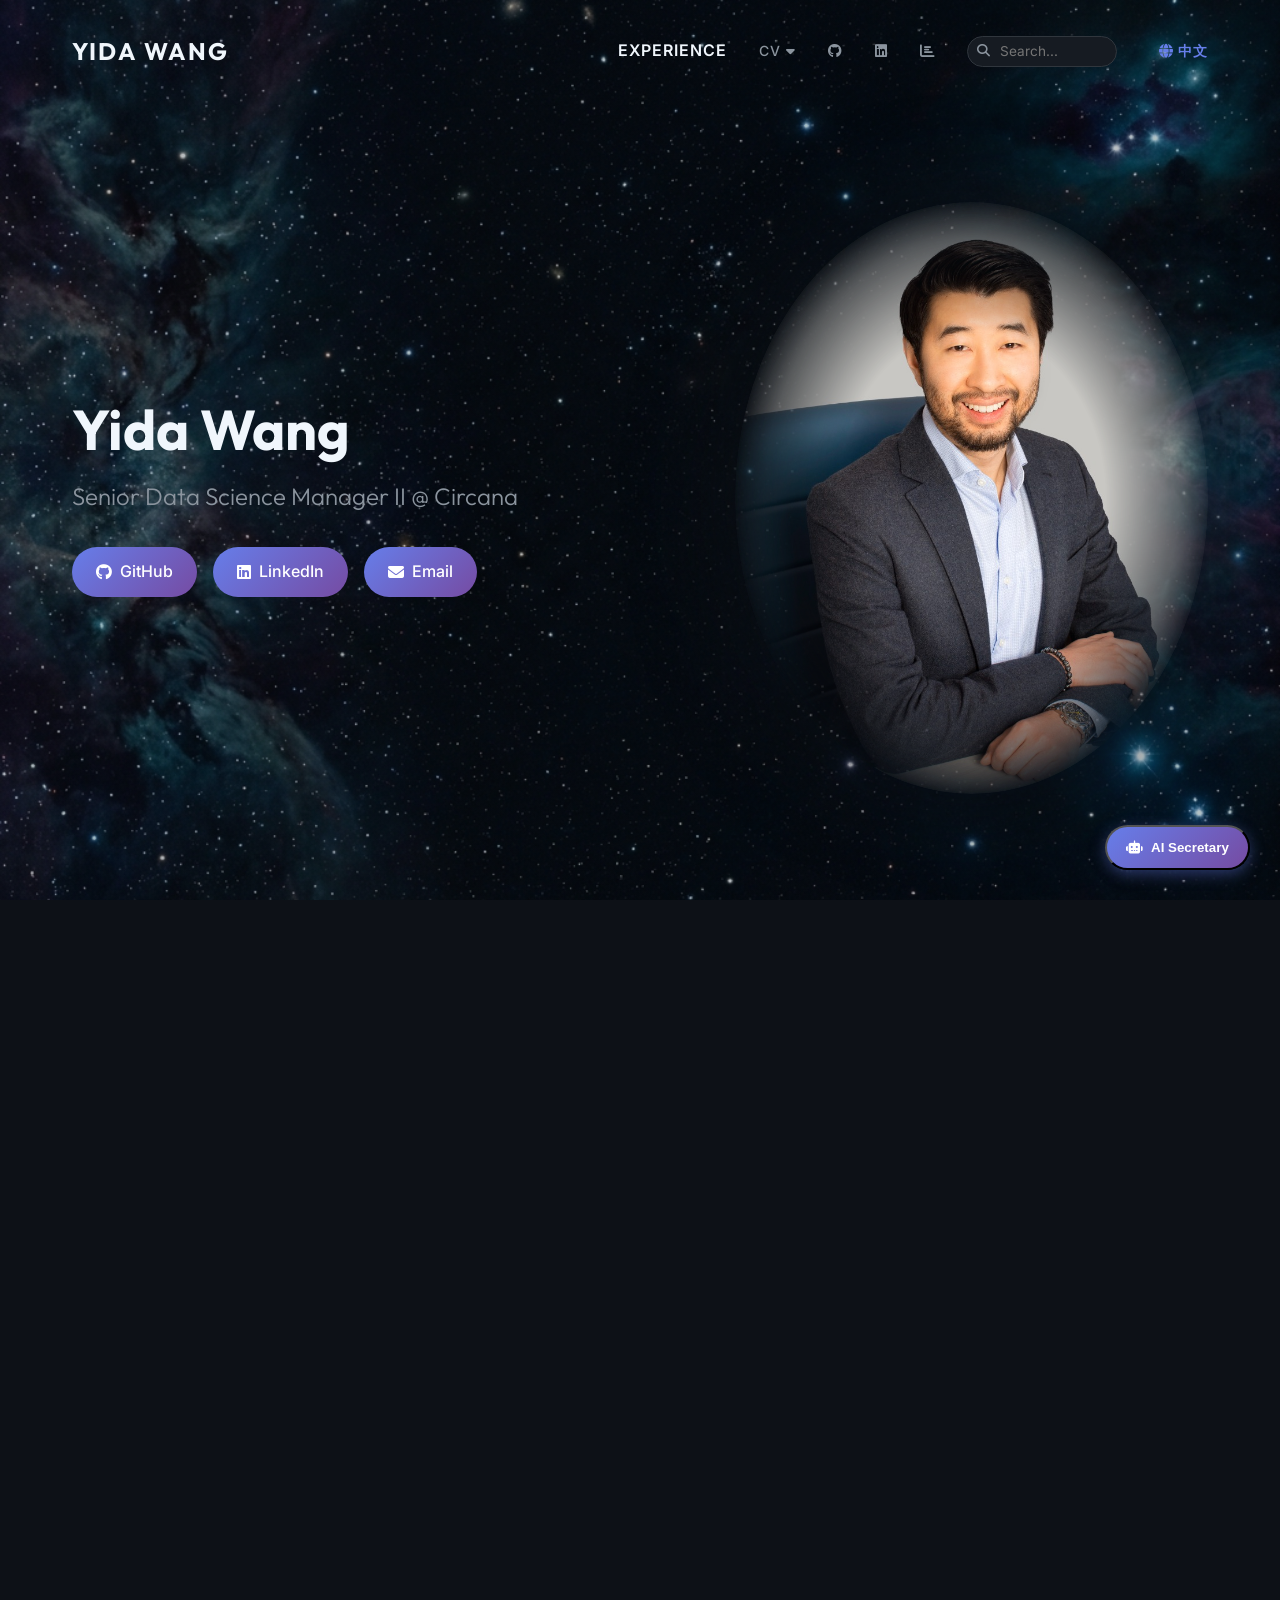
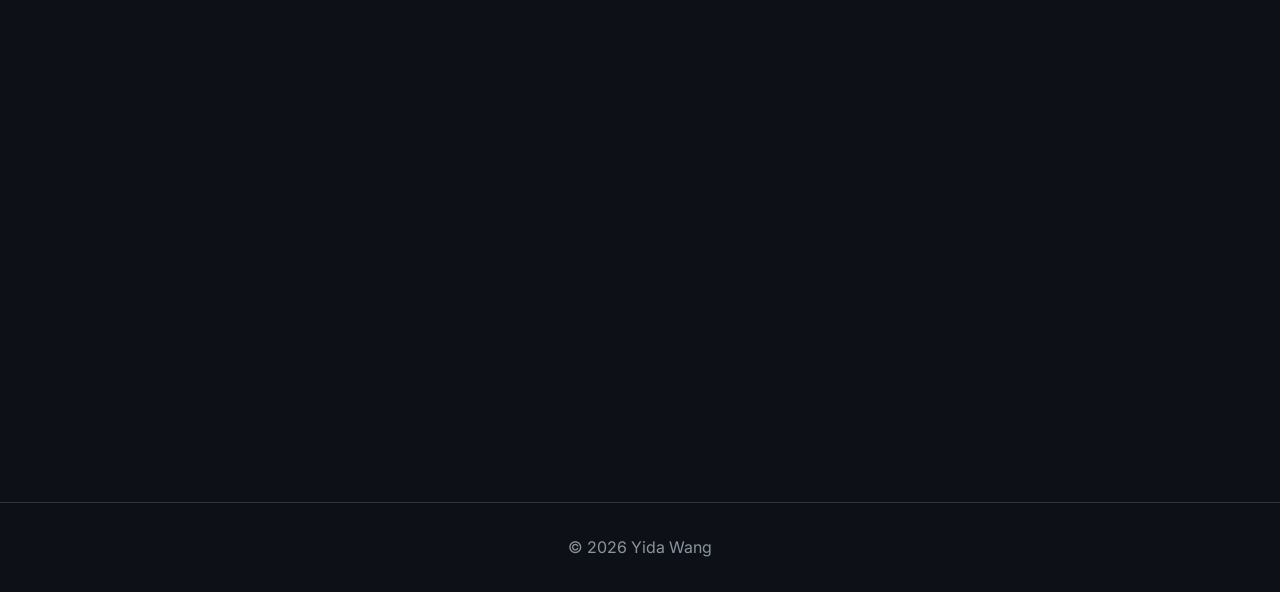
<file: index.html>
<!DOCTYPE html>
<html lang="en">
<head>
    <meta charset="UTF-8">
    <meta name="viewport" content="width=device-width, initial-scale=1.0">
    <title>Yida Wang</title>
    <meta name="description" content="Yida Wang — Senior Data Science Manager II at Circana. Expertise in data analytics, machine learning, forecasting, and business intelligence.">
    <meta property="og:type" content="website">
    <meta property="og:title" content="Yida Wang — Data Science Leader">
    <meta property="og:description" content="Senior Data Science Manager II at Circana. Expertise in analytics, ML, and business intelligence.">
    <meta property="og:image" content="https://yidawang.ca/images/profile_pic.jpg">
    <meta property="og:url" content="https://yidawang.ca">
    <meta name="twitter:card" content="summary_large_image">
    <link rel="canonical" href="https://yidawang.ca/">
    <link rel="alternate" hreflang="en" href="https://yidawang.ca/">
    <link rel="alternate" hreflang="zh" href="https://yidawang.ca/index-zh.html">
    <link rel="alternate" hreflang="x-default" href="https://yidawang.ca/">
    <!-- Google tag (gtag.js) -->
    <script async src="https://www.googletagmanager.com/gtag/js?id=G-ZHW58FW84M"></script>
    <script>
      window.dataLayer = window.dataLayer || [];
      function gtag(){dataLayer.push(arguments);}
      gtag('js', new Date());

      gtag('config', 'G-ZHW58FW84M');
    </script>
    <link rel="icon" type="image/png" href="favicon.png">
    <link rel="stylesheet" href="style.css?v=14">
    <link rel="stylesheet" href="https://cdnjs.cloudflare.com/ajax/libs/font-awesome/6.4.0/css/all.min.css">
</head>
<body>

    <!-- Navigation -->
    <nav class="navbar" id="navbar">
        <div class="container nav-container">
            <a href="index.html" class="nav-brand">Yida Wang</a>
            <ul class="nav-links" id="nav-links">
                <li><a href="experience.html" class="nav-link nav-highlight">Experience</a></li>
                <li class="dropdown">
                    <a href="#" class="nav-link">CV <i class="fas fa-caret-down"></i></a>
                    <div class="dropdown-content">
                        <a href="https://public.tableau.com/app/profile/yida.wang24/viz/yida_resume/Resume" target="_blank" rel="noopener noreferrer">Interactive</a>
                        <a href="CV/website_resume.pdf" target="_blank" rel="noopener noreferrer">PDF</a>
                    </div>
                </li>
                <li><a href="https://github.com/yidaw123" target="_blank" rel="noopener noreferrer" class="nav-link" title="GitHub"><i class="fab fa-github"></i></a></li>
                <li><a href="https://www.linkedin.com/in/yidawang/" target="_blank" rel="noopener noreferrer" class="nav-link" title="LinkedIn"><i class="fab fa-linkedin"></i></a></li>
                <li><a href="https://public.tableau.com/app/profile/yida.wang24/vizzes" target="_blank" rel="noopener noreferrer" class="nav-link" title="Tableau Profile"><i class="fas fa-chart-bar"></i></a></li>
                <li class="search-nav-item">
                    <div class="search-container">
                        <input type="text" id="site-search" placeholder="Search..." class="search-input">
                        <i class="fas fa-search search-icon"></i>
                    </div>
                    <div id="search-results" class="search-results-dropdown"></div>
                </li>
                <li class="translate-nav-item" style="display: flex; align-items: center; margin-left: 10px;">
                    <a href="index-zh.html" class="nav-link" style="color: var(--accent-color); font-weight: bold;"><i class="fas fa-globe"></i> 中文</a>
                </li>
            </ul>
            <button class="mobile-menu-btn" id="mobile-menu-btn" aria-label="Toggle navigation">
                <i class="fas fa-bars"></i>
            </button>
        </div>
    </nav>

    <!-- Hero Section -->
    <section class="hero container">
        <div class="hero-content">
            <div class="hero-text fade-in-up">
                <h1 class="hero-title">Yida Wang</h1>
                <h2 class="hero-subtitle">Senior Data Science Manager II @ Circana</h2>
                <div class="btn-group">
                    <a href="https://github.com/yidaw123" target="_blank" class="btn btn-primary"><i class="fab fa-github"></i> GitHub</a>
                    <a href="https://www.linkedin.com/in/yidawang/" target="_blank" class="btn btn-primary"><i class="fab fa-linkedin"></i> LinkedIn</a>
                    <a href="mailto:yidaw93@hotmail.com" class="btn btn-primary"><i class="fas fa-envelope"></i> Email</a>
                </div>
            </div>
            <div class="hero-image-container fade-in-up" style="transition-delay: 0.2s;">
                <div class="hero-image-wrapper">
                    <img src="images/profile_pic.jpg" alt="Yida Wang" class="hero-image" onerror="this.src='https://ui-avatars.com/api/?name=Yida+Wang&size=512&background=0D1117&color=667EEA'">
                </div>
            </div>
        </div>
    </section>

    <!-- About Section -->
    <section class="container fade-in-up">
        <h2 class="section-title">Welcome to my website!</h2>
        <div class="card about-text">
            <p>I'm currently a Senior Data Science Manager II at <a href="https://www.circana.com/solution-areas/analytics" target="_blank">Circana</a> (formerly IRI and the NPD Group), one of the world's leading market research consulting firms. I lead a high-performing team of consultants, managers, and analysts. Together, we harness forecasting, machine learning, and advanced analytics to deliver actionable insights that drive strategic decision-making for global clients.</p>
            
            <p>Before transitioning to the private sector, I worked as a Statistician for <a href="https://www.ontario.ca/page/ministry-solicitor-general" target="_blank">the Ontario Ministry of the Solicitor General</a>'s law enforcement branch - <a href="https://www.opp.ca/" target="_blank">the Ontario Provincial Police</a>. Prior to that, I was a Project Manager and an Embedded Research Analyst at <a href="https://urbanlabs.uchicago.edu/" target="_blank">the University of Chicago Crime & Education Labs</a> where I consulted for the Chicago Police Department, the Chicago Mayor's Office, and various public agencies and outreach organizations. My work focused on data analytics, policy analysis, and change management to support evidence-based decision-making.</p>
            
            <p>I thoroughly enjoy new challenges and experiences and am currently looking to dabble in entrepreneurship and start-ups especially within tech, B2C, and data analytics. If you're interested in collaborating or just want to chat more about my background, feel free to shoot me a message on Linkedin!</p>
        </div>
    </section>

    <!-- Expertise & Education Grid -->
    <section class="container" style="margin-top: 4rem;">
        <div class="grid-2">
            <!-- Expertise -->
            <div class="fade-in-up">
                <h2 class="section-title" style="text-align: left;">Areas of Expertise</h2>
                <ul class="expertise-list">
                    <li><i class="fas fa-chart-pie"></i> Data analysis, management, and visualization</li>
                    <li><i class="fas fa-lightbulb"></i> Business intelligence/ analytics</li>
                    <li><i class="fas fa-search"></i> Quantitative and qualitative research</li>
                    <li><i class="fas fa-briefcase"></i> Business operations and consulting</li>
                    <li><i class="fas fa-tasks"></i> Product and project management</li>
                </ul>
            </div>

            <!-- Education -->
            <div class="fade-in-up" style="transition-delay: 0.2s;">
                <h2 class="section-title" style="text-align: left;">Education</h2>
                
                <div class="education-item">
                    <div class="education-title">MS in Criminology (focus in policy), 2016</div>
                    <div class="education-meta">
                        <i class="fas fa-graduation-cap" style="color: var(--accent-color); margin-right: 0.5rem;"></i>
                        <a href="https://crim.sas.upenn.edu/" target="_blank">University of Pennsylvania</a>, Philadelphia
                    </div>
                </div>

                <div class="education-item">
                    <div class="education-title">BA in Criminology & Sociology (Hons), 2015</div>
                    <div class="education-meta">
                        <i class="fas fa-graduation-cap" style="color: var(--accent-color); margin-right: 0.5rem;"></i>
                        <a href="https://www.crimsl.utoronto.ca/" target="_blank">University of Toronto St. George</a>, Toronto
                    </div>
                </div>
            </div>
        </div>
    </section>

    <!-- Footer -->
    <footer>
        <div class="container footer-content">
            <p>&copy; <span id="year"></span> Yida Wang</p>
        </div>
    </footer>

    <!-- Chatbot Widget -->
    <div class="chatbot-widget">
        <div class="chat-window" id="chat-window">
            <div class="chat-header">
                <div class="chat-title"><i class="fas fa-robot"></i> AI Secretary</div>
                <button class="chat-close" id="chat-close"><i class="fas fa-times"></i></button>
            </div>
            <div class="chat-messages" id="chat-messages">
                <div class="message bot-message">Hi! I'm Yida's AI Secretary. Ask me why Yida is the absolute perfect fit for your next big project!</div>
            </div>
            <div class="chat-input-area">
                <input type="text" id="chat-input" placeholder="Type a question..." autocomplete="off">
                <button id="chat-send"><i class="fas fa-paper-plane"></i></button>
            </div>
        </div>
        <button class="chatbot-btn" id="chatbot-toggle" title="Chat with AI Secretary">
            <i class="fas fa-robot"></i>
            <span class="chatbot-text">AI Secretary</span>
        </button>
    </div>

    <script src="script.js"></script>
</body>
</html>
</file>
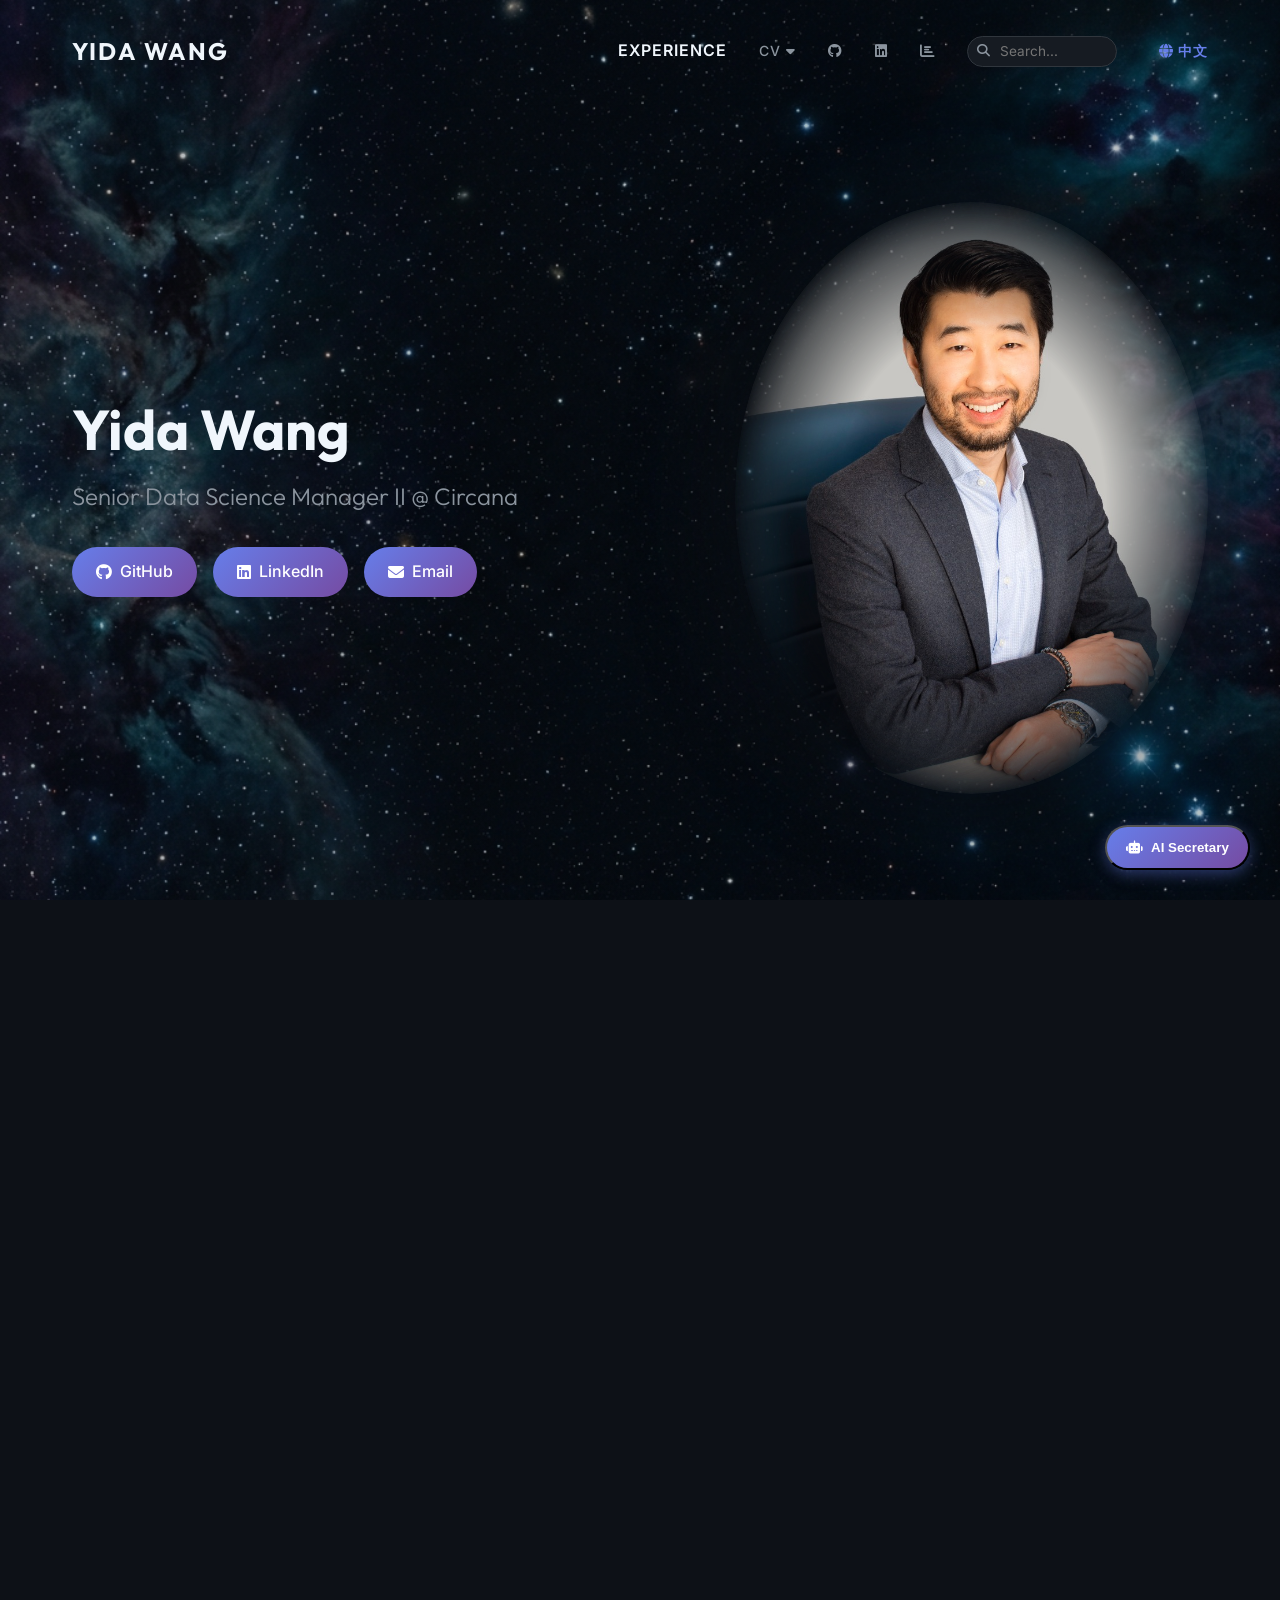
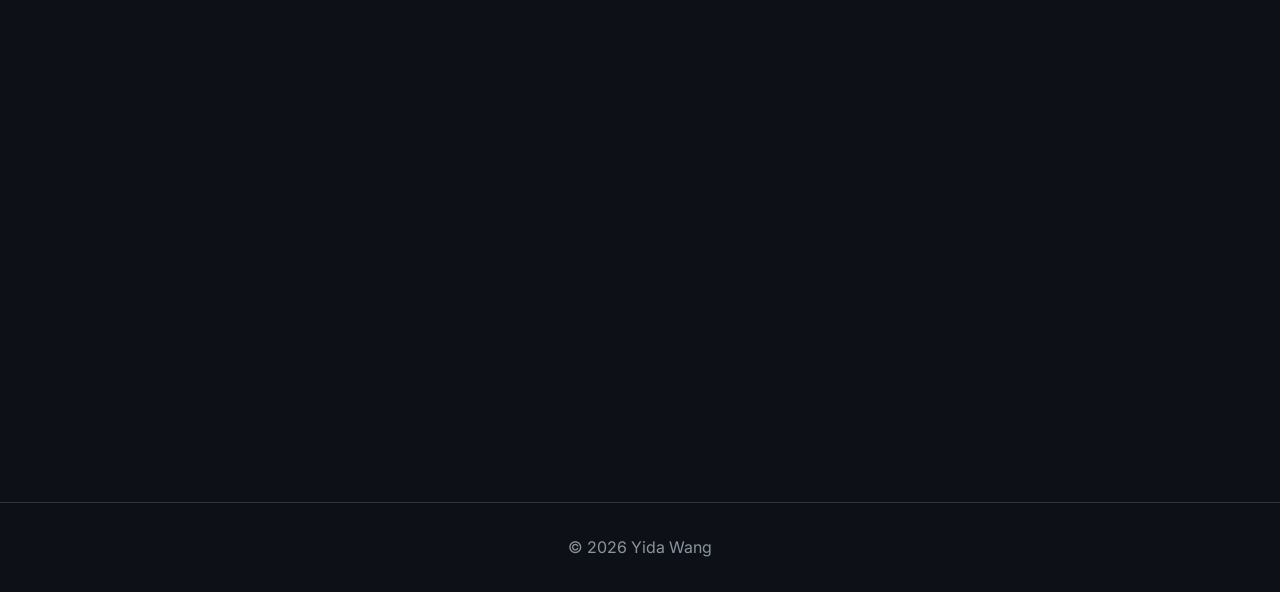
<file: Final_v1/index.html>
<!DOCTYPE html>
<html lang="en">
<head>
    <meta charset="UTF-8">
    <meta name="viewport" content="width=device-width, initial-scale=1.0">
    <title>Yida Wang</title>
    <!-- Google tag (gtag.js) -->
    <script async src="https://www.googletagmanager.com/gtag/js?id=G-ZHW58FW84M"></script>
    <script>
      window.dataLayer = window.dataLayer || [];
      function gtag(){dataLayer.push(arguments);}
      gtag('js', new Date());

      gtag('config', 'G-ZHW58FW84M');
    </script>
    <link rel="icon" type="image/png" href="favicon.png">
    <link rel="stylesheet" href="style.css?v=14">
    <link rel="stylesheet" href="https://cdnjs.cloudflare.com/ajax/libs/font-awesome/6.4.0/css/all.min.css">
</head>
<body>

    <!-- Navigation -->
    <nav class="navbar" id="navbar">
        <div class="container nav-container">
            <a href="index.html" class="nav-brand">Yida Wang</a>
            <ul class="nav-links" id="nav-links">
                <li><a href="experience.html" class="nav-link nav-highlight">Experience</a></li>
                <li class="dropdown">
                    <a href="#" class="nav-link">CV <i class="fas fa-caret-down"></i></a>
                    <div class="dropdown-content">
                        <a href="https://public.tableau.com/app/profile/yida.wang24/viz/yida_resume/Resume" target="_blank" rel="noopener noreferrer">Interactive</a>
                        <a href="CV/website_resume.pdf" target="_blank" rel="noopener noreferrer">PDF</a>
                    </div>
                </li>
                <li><a href="https://github.com/yidaw123" target="_blank" rel="noopener noreferrer" class="nav-link" title="GitHub"><i class="fab fa-github"></i></a></li>
                <li><a href="https://www.linkedin.com/in/yidawang/" target="_blank" rel="noopener noreferrer" class="nav-link" title="LinkedIn"><i class="fab fa-linkedin"></i></a></li>
                <li><a href="https://public.tableau.com/app/profile/yida.wang24/vizzes" target="_blank" rel="noopener noreferrer" class="nav-link" title="Tableau Profile"><i class="fas fa-chart-bar"></i></a></li>
                <li class="search-nav-item">
                    <div class="search-container">
                        <input type="text" id="site-search" placeholder="Search..." class="search-input">
                        <i class="fas fa-search search-icon"></i>
                    </div>
                    <div id="search-results" class="search-results-dropdown"></div>
                </li>
                <li class="translate-nav-item" style="display: flex; align-items: center; margin-left: 10px;">
                    <a href="index-zh.html" class="nav-link" style="color: var(--accent-color); font-weight: bold;"><i class="fas fa-globe"></i> 中文</a>
                </li>
            </ul>
            <button class="mobile-menu-btn" id="mobile-menu-btn" aria-label="Toggle navigation">
                <i class="fas fa-bars"></i>
            </button>
        </div>
    </nav>

    <!-- Hero Section -->
    <section class="hero container">
        <div class="hero-content">
            <div class="hero-text fade-in-up">
                <h1 class="hero-title">Yida Wang</h1>
                <h2 class="hero-subtitle">Senior Data Science Manager II @ Circana</h2>
                <div class="btn-group">
                    <a href="https://github.com/yidaw123" target="_blank" class="btn btn-primary"><i class="fab fa-github"></i> GitHub</a>
                    <a href="https://www.linkedin.com/in/yidawang/" target="_blank" class="btn btn-primary"><i class="fab fa-linkedin"></i> LinkedIn</a>
                    <a href="mailto:yidaw93@hotmail.com" class="btn btn-primary"><i class="fas fa-envelope"></i> Email</a>
                </div>
            </div>
            <div class="hero-image-container fade-in-up" style="transition-delay: 0.2s;">
                <div class="hero-image-wrapper">
                    <img src="images/profile_pic.jpg" alt="Yida Wang" class="hero-image" onerror="this.src='https://ui-avatars.com/api/?name=Yida+Wang&size=512&background=0D1117&color=667EEA'">
                </div>
            </div>
        </div>
    </section>

    <!-- About Section -->
    <section class="container fade-in-up">
        <h2 class="section-title">Welcome to my website!</h2>
        <div class="card about-text">
            <p>I'm currently a Senior Data Science Manager II at <a href="https://www.circana.com/solution-areas/analytics" target="_blank">Circana</a> (formerly IRI and the NPD Group), one of the world's leading market research consulting firms. I lead a high-performing team of consultants, managers, and analysts. Together, we harness forecasting, machine learning, and advanced analytics to deliver actionable insights that drive strategic decision-making for global clients.</p>
            
            <p>Before transitioning to the private sector, I worked as a Statistician for <a href="https://www.ontario.ca/page/ministry-solicitor-general" target="_blank">the Ontario Ministry of the Solicitor General</a>'s law enforcement branch - <a href="https://www.opp.ca/" target="_blank">the Ontario Provincial Police</a>. Prior to that, I was a Project Manager and an Embedded Research Analyst at <a href="https://urbanlabs.uchicago.edu/" target="_blank">the University of Chicago Crime & Education Labs</a> where I consulted for the Chicago Police Department, the Chicago Mayor's Office, and various public agencies and outreach organizations. My work focused on data analytics, policy analysis, and change management to support evidence-based decision-making.</p>
            
            <p>I thoroughly enjoy new challenges and experiences and am currently looking to dabble in entrepreneurship and start-ups especially within tech, B2C, and data analytics. If you're interested in collaborating or just want to chat more about my background, feel free to shoot me a message on Linkedin!</p>
        </div>
    </section>

    <!-- Expertise & Education Grid -->
    <section class="container" style="margin-top: 4rem;">
        <div class="grid-2">
            <!-- Expertise -->
            <div class="fade-in-up">
                <h2 class="section-title" style="text-align: left;">Areas of Expertise</h2>
                <ul class="expertise-list">
                    <li><i class="fas fa-chart-pie"></i> Data analysis, management, and visualization</li>
                    <li><i class="fas fa-lightbulb"></i> Business intelligence/ analytics</li>
                    <li><i class="fas fa-search"></i> Quantitative and qualitative research</li>
                    <li><i class="fas fa-briefcase"></i> Business operations and consulting</li>
                    <li><i class="fas fa-tasks"></i> Product and project management</li>
                </ul>
            </div>

            <!-- Education -->
            <div class="fade-in-up" style="transition-delay: 0.2s;">
                <h2 class="section-title" style="text-align: left;">Education</h2>
                
                <div class="education-item">
                    <div class="education-title">MS in Criminology (focus in policy), 2016</div>
                    <div class="education-meta">
                        <i class="fas fa-graduation-cap" style="color: var(--accent-color); margin-right: 0.5rem;"></i>
                        <a href="https://crim.sas.upenn.edu/" target="_blank">University of Pennsylvania</a>, Philadelphia
                    </div>
                </div>

                <div class="education-item">
                    <div class="education-title">BA in Criminology & Sociology (Hons), 2015</div>
                    <div class="education-meta">
                        <i class="fas fa-graduation-cap" style="color: var(--accent-color); margin-right: 0.5rem;"></i>
                        <a href="https://www.crimsl.utoronto.ca/" target="_blank">University of Toronto St. George</a>, Toronto
                    </div>
                </div>
            </div>
        </div>
    </section>

    <!-- Footer -->
    <footer>
        <div class="container footer-content">
            <p>&copy; <span id="year"></span> Yida Wang</p>
        </div>
    </footer>

    <!-- Chatbot Widget -->
    <div class="chatbot-widget">
        <div class="chat-window" id="chat-window">
            <div class="chat-header">
                <div class="chat-title"><i class="fas fa-robot"></i> AI Secretary</div>
                <button class="chat-close" id="chat-close"><i class="fas fa-times"></i></button>
            </div>
            <div class="chat-messages" id="chat-messages">
                <div class="message bot-message">Hi! I'm Yida's AI Secretary. Ask me why Yida is the absolute perfect fit for your next big project!</div>
            </div>
            <div class="chat-input-area">
                <input type="text" id="chat-input" placeholder="Type a question..." autocomplete="off">
                <button id="chat-send"><i class="fas fa-paper-plane"></i></button>
            </div>
        </div>
        <button class="chatbot-btn" id="chatbot-toggle" title="Chat with AI Secretary">
            <i class="fas fa-robot"></i>
            <span class="chatbot-text">AI Secretary</span>
        </button>
    </div>

    <script src="script.js"></script>
</body>
</html>
</file>
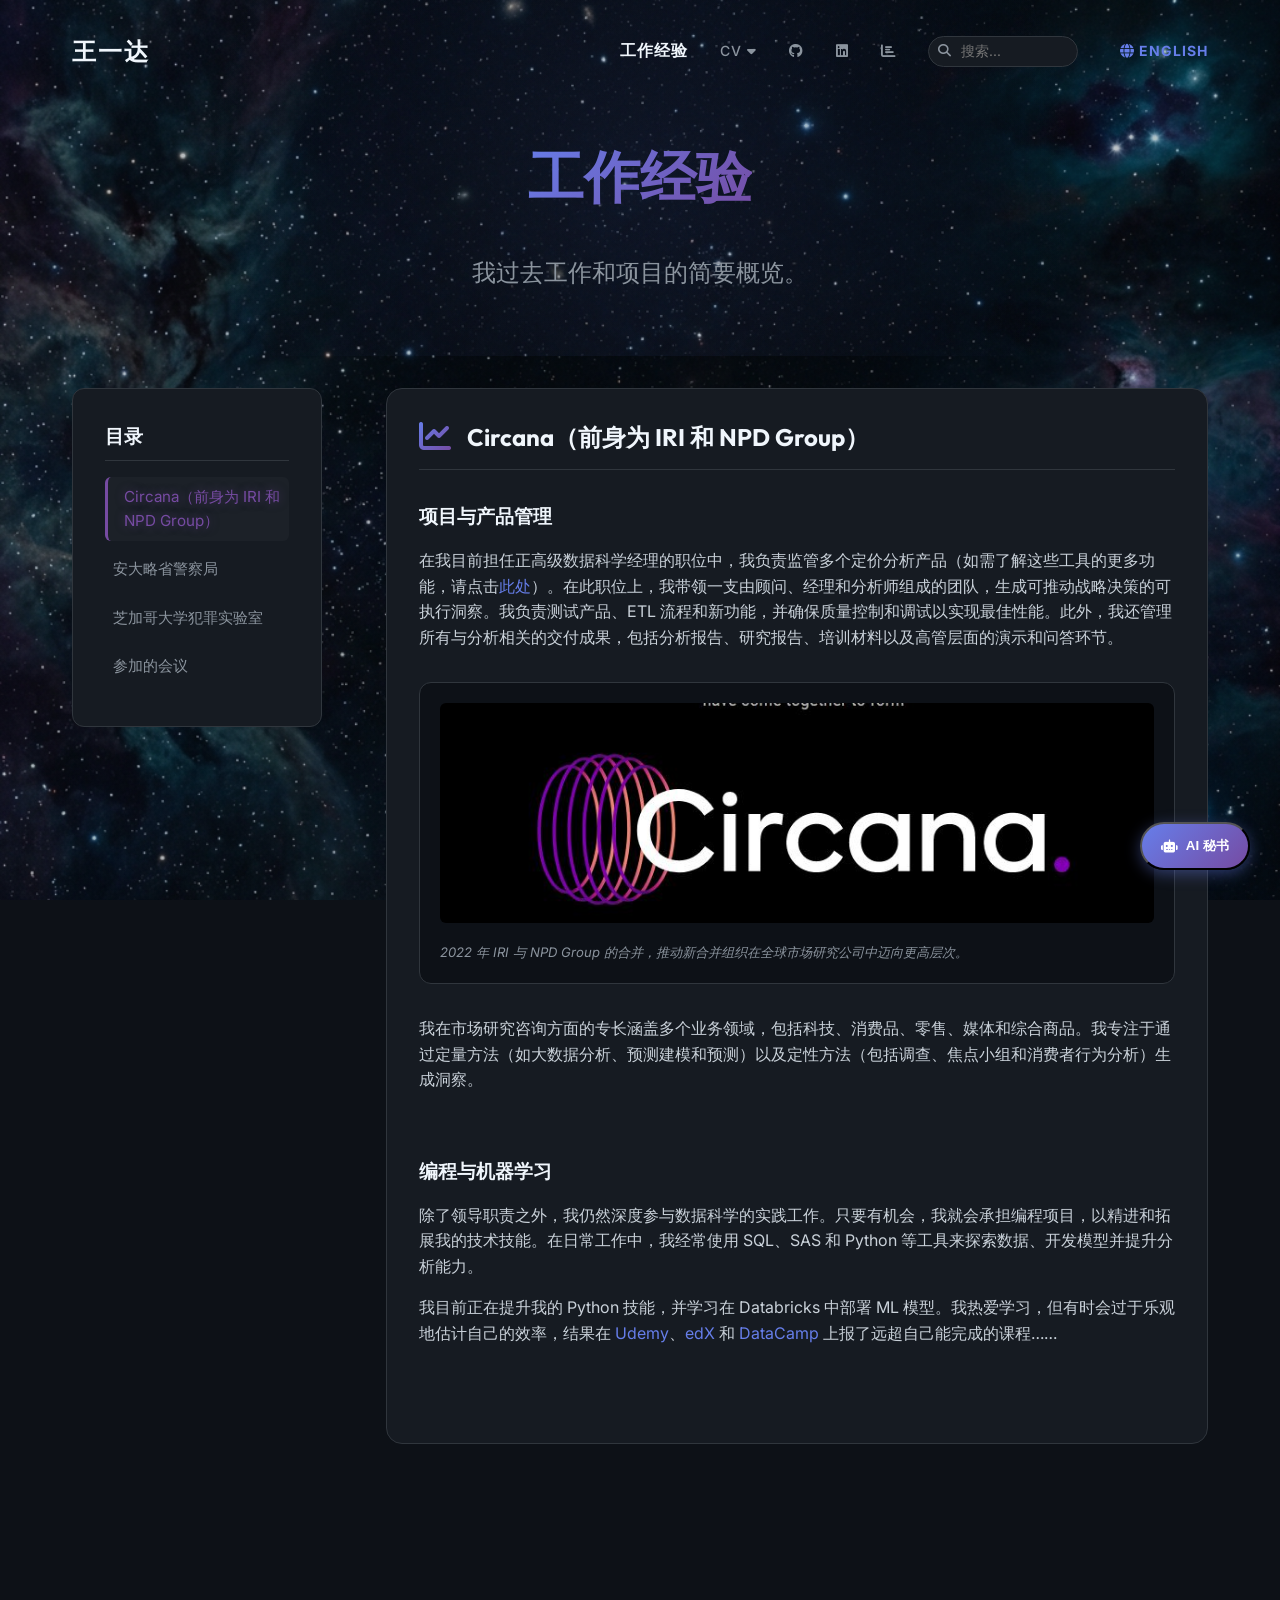
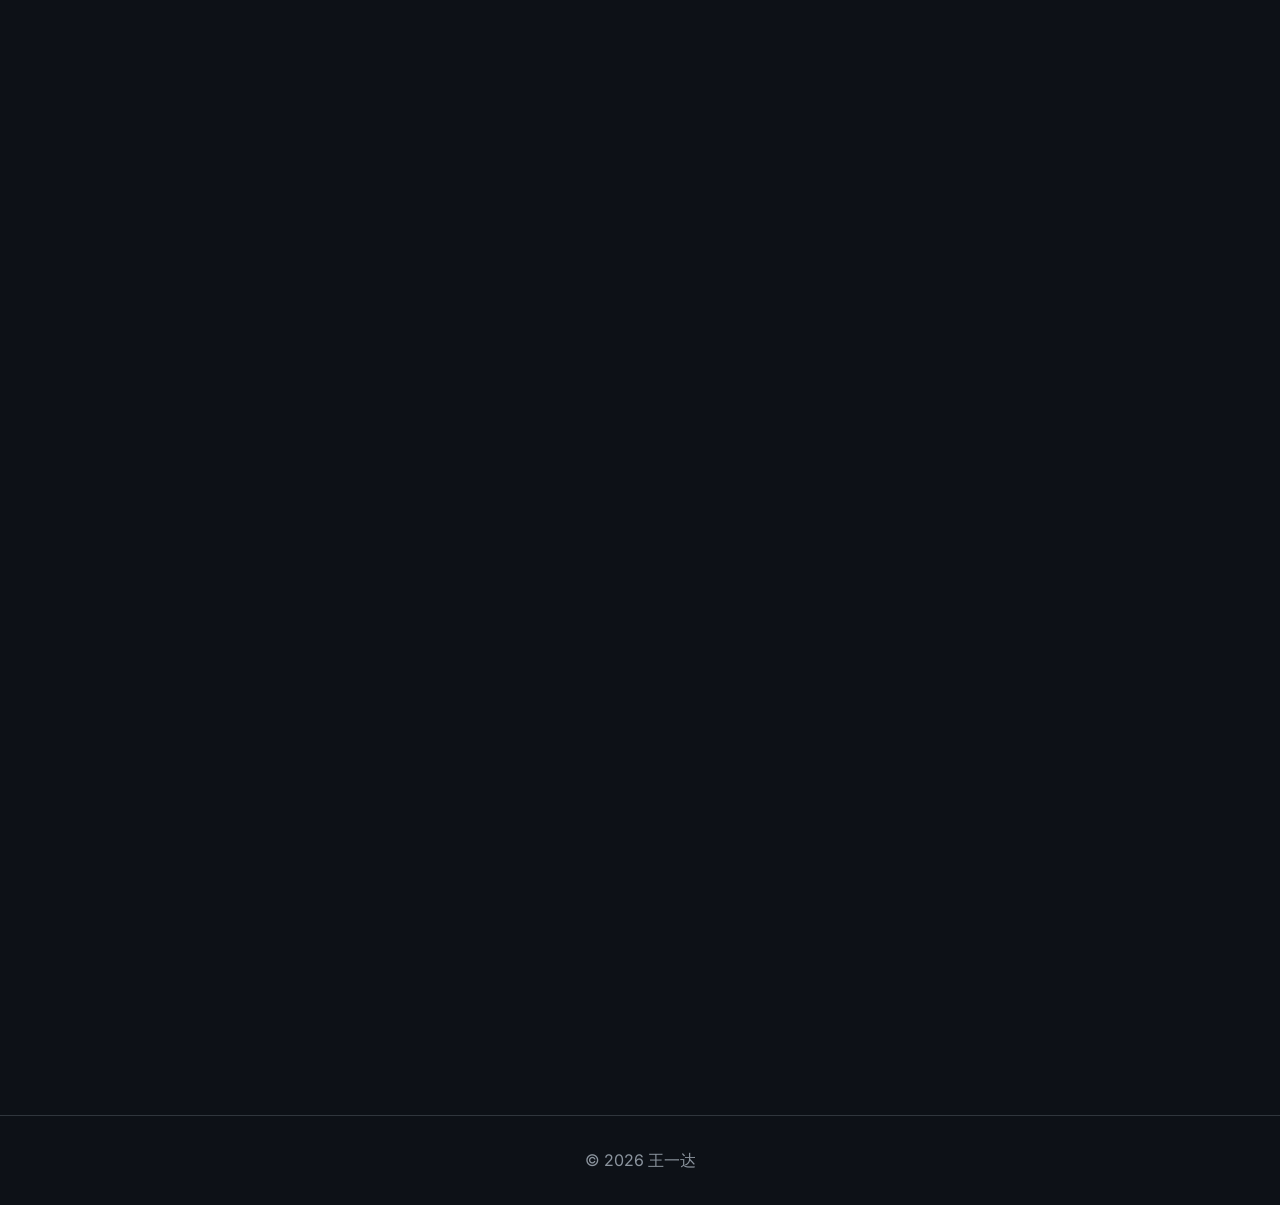
<file: experience-zh.html>
<!DOCTYPE html>
<html lang="zh-CN">
<head>
    <meta charset="UTF-8">
    <meta name="viewport" content="width=device-width, initial-scale=1.0">
    <title>工作经验 | 王一达</title>
    <meta name="description" content="王一达的职业经历 — Circana、安大略省警察局和芝加哥大学犯罪实验室。数据科学、分析和智能警务。">
    <meta property="og:type" content="website">
    <meta property="og:title" content="工作经验 — 王一达">
    <meta property="og:description" content="职业经历涵盖 Circana、安大略省警察局和芝加哥大学犯罪实验室。">
    <meta property="og:image" content="https://yidawang.ca/images/profile_pic.jpg">
    <meta property="og:url" content="https://yidawang.ca/experience-zh.html">
    <meta name="twitter:card" content="summary_large_image">
    <link rel="canonical" href="https://yidawang.ca/experience-zh.html">
    <link rel="alternate" hreflang="en" href="https://yidawang.ca/experience.html">
    <link rel="alternate" hreflang="zh" href="https://yidawang.ca/experience-zh.html">
    <link rel="alternate" hreflang="x-default" href="https://yidawang.ca/experience.html">
    <!-- Google tag (gtag.js) -->
    <script async src="https://www.googletagmanager.com/gtag/js?id=G-ZHW58FW84M"></script>
    <script>
      window.dataLayer = window.dataLayer || [];
      function gtag(){dataLayer.push(arguments);}
      gtag('js', new Date());

      gtag('config', 'G-ZHW58FW84M');
    </script>

    <link rel="icon" type="image/png" href="favicon.png">
    <link rel="stylesheet" href="style.css?v=14">
    <link rel="stylesheet" href="https://cdnjs.cloudflare.com/ajax/libs/font-awesome/6.4.0/css/all.min.css">
</head>
<body>

    <!-- Navigation -->
    <nav class="navbar" id="navbar">
        <div class="container nav-container">
            <a href="index-zh.html" class="nav-brand">王一达</a>
            <ul class="nav-links" id="nav-links">
                <li><a href="experience-zh.html" class="nav-link nav-highlight">工作经验</a></li>
                <li class="dropdown">
                    <a href="#" class="nav-link">CV <i class="fas fa-caret-down"></i></a>
                    <div class="dropdown-content">
                        <a href="https://public.tableau.com/app/profile/yida.wang24/viz/yida_resume/Resume" target="_blank" rel="noopener noreferrer">Interactive</a>
                        <a href="CV/website_resume.pdf" target="_blank" rel="noopener noreferrer">PDF</a>
                    </div>
                </li>
                <li><a href="https://github.com/yidaw123" target="_blank" rel="noopener noreferrer" class="nav-link" title="GitHub"><i class="fab fa-github"></i></a></li>
                <li><a href="https://www.linkedin.com/in/yidawang/" target="_blank" rel="noopener noreferrer" class="nav-link" title="LinkedIn"><i class="fab fa-linkedin"></i></a></li>
                <li><a href="https://public.tableau.com/app/profile/yida.wang24/vizzes" target="_blank" rel="noopener noreferrer" class="nav-link" title="Tableau Profile"><i class="fas fa-chart-bar"></i></a></li>
                <li class="search-nav-item">
                    <div class="search-container">
                        <input type="text" id="site-search" placeholder="搜索..." class="search-input">
                        <i class="fas fa-search search-icon"></i>
                    </div>
                    <div id="search-results" class="search-results-dropdown"></div>
                </li>
                <li class="translate-nav-item" style="display: flex; align-items: center; margin-left: 10px;">
                    <a href="experience.html" class="nav-link" style="color: var(--accent-color); font-weight: bold;"><i class="fas fa-globe"></i> English</a>
                </li>
            </ul>
            <button class="mobile-menu-btn" id="mobile-menu-btn" aria-label="Toggle navigation">
                <i class="fas fa-bars"></i>
            </button>
        </div>
    </nav>

    <!-- Page Header -->
    <header class="page-header container fade-in-up">
        <h1 class="page-title">工作经验</h1>
        <p class="hero-subtitle" style="margin-top: 1rem;">我过去工作和项目的简要概览。</p>
    </header>

    <!-- Experience Layout -->
    <section class="container experience-layout" style="padding-top: 2rem;">
        
        <!-- Sidebar TOC -->
        <aside class="sidebar-toc fade-in-up" id="sidebar-toc" style="transition-delay: 0.2s;">
            <div class="toc-header">
                <h3 class="toc-title">目录</h3>
                <button class="toc-close" id="toc-close"><i class="fas fa-times"></i></button>
            </div>
            <ul class="toc-links">
                <li><a href="#circana" class="toc-link">Circana（前身为 IRI 和 NPD Group）</a></li>
                <li><a href="#opp" class="toc-link">安大略省警察局</a></li>
                <li><a href="#uchicago" class="toc-link">芝加哥大学犯罪实验室</a></li>
                <li><a href="#conferences" class="toc-link">参加的会议</a></li>
            </ul>
        </aside>

        <!-- Content -->
        <div class="experience-content">
            
            <!-- Circana Section -->
            <section id="circana" class="card fade-in-up" style="transition-delay: 0.3s;">
                <div class="org-header">
                    <i class="fas fa-chart-line"></i>
                    <h2>Circana（前身为 IRI 和 NPD Group）</h2>
                </div>
                
                <div class="role-section">
                    <h3 class="role-title">项目与产品管理</h3>
                    <div class="role-desc">
                        <p>在我目前担任正高级数据科学经理的职位中，我负责监管多个定价分析产品（如需了解这些工具的更多功能，请点击<a href="https://www.circana.com/solution-areas/analytics" target="_blank">此处</a>）。在此职位上，我带领一支由顾问、经理和分析师组成的团队，生成可推动战略决策的可执行洞察。我负责测试产品、ETL 流程和新功能，并确保质量控制和调试以实现最佳性能。此外，我还管理所有与分析相关的交付成果，包括分析报告、研究报告、培训材料以及高管层面的演示和问答环节。</p>
                        <div class="img-gallery">
                            <figure>
                                <img src="images/Circana.jpg" alt="Circana merger">
                                <figcaption>2022 年 IRI 与 NPD Group 的合并，推动新合并组织在全球市场研究公司中迈向更高层次。</figcaption>
                            </figure>
                        </div>
                        <p>我在市场研究咨询方面的专长涵盖多个业务领域，包括科技、消费品、零售、媒体和综合商品。我专注于通过定量方法（如大数据分析、预测建模和预测）以及定性方法（包括调查、焦点小组和消费者行为分析）生成洞察。</p>
                    </div>
                </div>

                <div class="role-section">
                    <h3 class="role-title">编程与机器学习</h3>
                    <div class="role-desc">
                        <p>除了领导职责之外，我仍然深度参与数据科学的实践工作。只要有机会，我就会承担编程项目，以精进和拓展我的技术技能。在日常工作中，我经常使用 SQL、SAS 和 Python 等工具来探索数据、开发模型并提升分析能力。</p>
                        <p>我目前正在提升我的 Python 技能，并学习在 Databricks 中部署 ML 模型。我热爱学习，但有时会过于乐观地估计自己的效率，结果在 <a href="https://www.udemy.com/" target="_blank">Udemy</a>、<a href="https://www.edx.org/" target="_blank">edX</a> 和 <a href="https://www.datacamp.com/" target="_blank">DataCamp</a> 上报了远超自己能完成的课程……</p>
                    </div>
                </div>
            </section>

            <!-- OPP Section -->
            <section id="opp" class="card fade-in-up">
                <div class="org-header">
                    <i class="fas fa-shield-alt"></i>
                    <h2>安大略省警察局</h2>
                </div>
                
                <div class="role-section">
                    <h3 class="role-title">数据分析</h3>
                    <div class="role-desc">
                        <p>在安大略省警察局（业务管理局）任职期间，我主要负责交通业务组合，专注于道路死亡、伤亡和碰撞事故。此外，我还积极参与犯罪、人员和资源分配相关的各类数据项目。</p>
                        <p>虽然我的许多工作仍属机密，但我们部门参与编写的许多犯罪和司法相关报告可在加拿大统计局网站上找到：<a href="https://www150.statcan.gc.ca/n1/en/type/data?subject_levels=35" target="_blank">原始数据</a>及<a href="https://www150.statcan.gc.ca/n1/en/type/analysis?subject_levels=35" target="_blank">分析报告</a>。</p>
                    </div>
                </div>

                <div class="role-section">
                    <h3 class="role-title">业务运营</h3>
                    <div class="role-desc">
                        <p>为提高报告效率，我主导将现有 Excel 报告自动化为 Power BI 仪表板，制定了标准化操作程序，并创建了包括视频和文档在内的培训材料。</p>
                        <p>此外，我还管理用于确定 OPP 向小型市政当局和乡镇提供合同服务成本的财务和人员统计模型，该模型包含多种因素和关键变量。</p>
                        <p>我还监管部门 50% 的采购运营，与供应商（包括 SAS）合作，确定最佳产品方案、起草业务案例并管理合同。</p>
                    </div>
                </div>
            </section>

            <!-- UChicago Section -->
            <section id="uchicago" class="card fade-in-up">
                <div class="org-header">
                    <i class="fas fa-university"></i>
                    <h2>芝加哥大学犯罪实验室</h2>
                </div>
                
                <div class="role-section">
                    <h3 class="role-title">SDSC（战略决策支持中心）</h3>
                    <div class="role-desc">
                        <p>在芝加哥大学期间，我主要从事 SDSC 项目——这是芝加哥警察局行动局内的一项协作智能警务计划。最初，我为芝加哥警察局三个分区进行犯罪和资源分析，向分区指挥官提供数据驱动的洞察和战略建议。我还以多种身份为全市多个分区做出贡献。</p>
                        <p>随后，我担任南区副局长的分析师，同时也担任南区侦探的 ATC（区域技术中心）分析师。ATC 本质上是侦探局的 SDSC 对应机构，使用截然不同的工具、设备和程序运作。</p>
                        <p>在犯罪分析工作结束后，我转到芝加哥警察局总部，参与了专注于交通、人员管理和同意令合规的项目。</p>
                        <div class="img-gallery">
                            <figure>
                                <img src="images/sdsc.jpg" alt="Briefing CPD staff">
                                <figcaption>图为我（中间）向芝加哥警察局高级工作人员进行简报。</figcaption>
                            </figure>
                        </div>
                        <ul>
                            <li>芝加哥大学有关该项目<a href="https://urbanlabs.uchicago.edu/attachments/c83b0a5180de9f7fec83d5ffdaa75fa6a9233a38/store/a307ce9c99429b8e276b2fa982ce2df90a44f1207258a7c1ca95914f1342/city+club+Jan+2018_FINAL.PDF" target="_blank">历史</a>与背景的文章： [<a href="https://urbanlabs.uchicago.edu/programs/strategic-decision-support-centers-sdscs" target="_blank">概述</a> | <a href="https://news.uchicago.edu/story/10-million-grant-will-support-crime-lab-collaboration-police-innovation" target="_blank">资金来源1</a> | <a href="https://urbanlabs.uchicago.edu/attachments/c294048f0ccedb2d0f7570c95a9dc27a7d751738/store/5dad037e6ec7c7da989307b597c68437c1a36780da701fba95abc4566d32/Mayor+Emanuel%2C+Ken+Griffin%2C+University+of+Chicago+Crime+Lab+Announce+%2410....pdf" target="_blank">资金来源2</a>].</li>
                            <li>由我的几位同事起草的包含项目更具体信息的研究论文：[<a href="https://www.nber.org/system/files/working_papers/w29851/w29851.pdf" target="_blank">研究论文</a>]</li>
                            <li>犯罪实验室内部评估以及兰德公司针对项目效果和结果进行的独立第三方评估：[<a href="https://www.niss.org/sites/default/files/4.SDSC_Ludwig_20190619.pdf" target="_blank">犯罪实验室评估</a> | <a href="https://yidawang.ca/pdf/rand.pdf" target="_blank">兰德评估</a>]</li>
                            <li>SDSC 获得综合司法信息系统（NJIS）研究所认可，并在其 2021 年全国研讨会上荣获 2021 年 Thomas J. O'Reilly 创新奖：[<a href="https://ijis.org/awards/thomas-j-oreilly-innovation-award/" target="_blank">历届获奖者</a>]</li>
                        </ul>
                    </div>
                </div>

                <div class="role-section">
                    <h3 class="role-title">芝加哥市：暴力减少仪表板</h3>
                    <div class="role-desc">
                        <p>我在芝加哥市长办公室工作的一个关键部分是领导区域协调会议的南区数据工作。该倡议汇聚了多个机构和组织的多元联盟——包括芝加哥大学犯罪实验室（我作为代表参与）、芝加哥大学医学中心、芝加哥警察局、芝加哥市长办公室、芝加哥街道和卫生局、芝加哥公园区、库克县检察官办公室、Chicago CRED 以及众多其他公共机构和非营利组织——共同应对暴力犯罪及相关问题。</p>
                        <p>作为这些双周例会的一部分，另一位分析师和我手动汇编了犯罪统计报告，追踪致命枪击、非致命枪击和非枪击凶杀案件。意识到需要更高效、更便捷的方法，我们开发了 VR 仪表板，这是芝加哥市有史以来第一个公共数据仪表板。经过六个月的开发，仪表板在市政网站上正式上线，为利益相关者和公众提供实时犯罪分析。</p>
                        <p>除共同开发仪表板外，我还负责制作每月更新和故障排除简报、设计封面页和底图，以及为公共机构、外展组织和其他关键利益相关者领导培训课程和演示。</p>
                        <div class="img-gallery">
                            <figure>
                                <img src="images/vrdash.jpg" alt="VR Dashboard">
                                <figcaption>暴力减少仪表板——芝加哥市有史以来第一个公共数据仪表板。</figcaption>
                            </figure>
                            <figure>
                                <img src="images/vrdash2.jpg" alt="VR Dashboard screenshots">
                                <figcaption>仪表板的几个截图，使用 Tableau 和 Tableau Prep 制作。</figcaption>
                            </figure>
                        </div>
                        <p>截至 2021 年 5 月 27 日，VR 仪表板正式向公众开放：</p>
                        <ul>
                            <li>访问网站： [<a href="https://www.chicago.gov/city/en/sites/vrd/home.html" target="_blank">仪表板</a>]</li>
                            <li>访问数据来源： [<a href="https://data.cityofchicago.org/browse?tags=violence+reduction&sortBy=most_accessed&pageSize=20" target="_blank">Chicago Data Portal</a>]</li>
                            <li>直接来自市长办公室的详情： [<a href="https://www.chicago.gov/city/en/depts/mayor/press_room/press_releases/2021/may/ViolenceReductionDashboard.html" target="_blank">市长新闻稿</a> | <a href="https://webapps1.chicago.gov/vrdashboard/resources/pdf/VR-Dashboard_UseTermsAgreement.pdf" target="_blank">VR 仪表板使用条款协议</a>]</li>
                            <li>查看媒体对这一创新工具的报道： [<a href="https://chicago.cbslocal.com/2021/05/26/chicago-violence-reduction-dashboard/" target="_blank">CBS</a> | <a href="https://www.fox32chicago.com/video/937825" target="_blank">FOX</a> | <a href="https://www.msn.com/en-us/news/crime/city-launches-new-violence-reduction-dashboard-in-effort-to-improve-crime-data-reporting/ar-AAKpD29" target="_blank">MSN</a> | <a href="https://www.smartcitiesworld.net/news/news/chicago-launches-violence-reduction-dashboard-6464" target="_blank">Smart Cities World</a> | <a href="https://chicagodefender.com/the-city-of-chicago-and-the-university-of-chicagos-crime-lab-launch-the-citys-first-ever-violence-reduction-dashboard/" target="_blank">The Chicago Defender</a>]</li>
                        </ul>
                    </div>
                </div>

                <div class="role-section">
                    <h3 class="role-title">芝加哥警察局同意令</h3>
                    <div class="role-desc">
                        <p>我有机会参与同意令下的多个项目，同意令是美国司法部发布的用于改革执法机构的联邦授权。在 2017 年芝加哥实施之前，同意令已在全国多个警察局执行，包括洛杉矶警察局、西雅图警察局和新奥尔良警察局。</p>
                        <p>我的工作重点是加强社区与警察关系、提升资源和巡逻效率，以及分析人员数据（尤其是缺勤和休假趋势）以支持知情的政策决策等关键领域。</p>
                        <ul>
                            <li>有关芝加哥警察局同意令的背景信息： [<a href="http://chicagopoliceconsentdecree.org/about/" target="_blank">伊利诺伊州检察长</a> | <a href="https://cpdmonitoringteam.com/" target="_blank">芝加哥警察局独立监察团队</a> | <a href="https://www.chicago.gov/city/en/sites/police-reform/home/consent-decree.html" target="_blank">芝加哥市</a>]</li>
                            <li>查看芝加哥警察局对同意令进展的内部追踪： [<a href="https://home.chicagopolice.org/statistics-data/data-dashboards/consent-decree-compliance-dashboard/" target="_blank">仪表板</a>]</li>
                        </ul>
                    </div>
                </div>
            </section>

            <!-- Conferences Section -->
            <section id="conferences" class="card fade-in-up">
                <div class="org-header">
                    <i class="fas fa-users"></i>
                    <h2>参加的会议</h2>
                </div>
                
                <div class="role-section">
                    <div class="role-desc">
                        <p>我还参加了多个执法和分析领域的会议，包括 Tableau 大会（2019年）、国际警察局长协会大会（2019年）、2018年打击犯罪者大会以及美国犯罪学学会年会（2015年）。</p>
                        <div class="img-gallery">
                            <figure>
                                <img src="images/tableaugroup.jpg" alt="Tableau group photo">
                                <figcaption>与来自芝加哥大学和芝加哥警察局的可爱同事合影。</figcaption>
                            </figure>
                            <figure>
                                <img src="images/tableauparty.jpg" alt="Tableau 2019 Data Night Out">
                                <figcaption>我在 Tableau 2019 数据之夜。</figcaption>
                            </figure>
                        </div>
                        <p style="margin-top: 1rem;">如果您对 Tableau 活动和会议感兴趣，请点击此处 [<a href="https://www.tableau.com/community/events" target="_blank">Tableau 活动</a>]</p>
                        <p>在 2018 年打击犯罪者大会上，我和我的团队使用 Tableau 仪表板展示了创新的数据可视化，并介绍了智能警务的新方法。我们的演示面向代表超过 25 个执法机构的观众，以及由芝加哥警察局前技术服务主任和洛杉矶警察局前侦探副局长组成的评审团。</p>
                        <div class="img-gallery">
                            <figure>
                                <img src="images/present.jpg" alt="SDSC presentation">
                                <figcaption>一位同事展示我的分析报告，以展示 SDSC 的智能警务方面。</figcaption>
                            </figure>
                        </div>
                    </div>
                </div>
            </section>

        </div>
    </section>

    <!-- Footer -->
    <footer>
        <div class="container footer-content">
            <p>&copy; <span id="year"></span> 王一达</p>
        </div>
    </footer>

    <!-- Mobile TOC Toggle -->
    <button class="mobile-toc-toggle" id="mobile-toc-toggle" title="目录">
        <i class="fas fa-list-ul"></i>
        <span class="toc-toggle-text">目录</span>
    </button>

    <!-- TOC Overlay -->
    <div class="toc-overlay" id="toc-overlay"></div>

    <!-- Chatbot Widget -->
    <div class="chatbot-widget">
        <div class="chat-window" id="chat-window">
            <div class="chat-header">
                <div class="chat-title"><i class="fas fa-robot"></i> AI 秘书</div>
                <button class="chat-close" id="chat-close"><i class="fas fa-times"></i></button>
            </div>
            <div class="chat-messages" id="chat-messages">
                <div class="message bot-message">你好！我是王一达的 AI 秘书。问问我为什么一达是您下一个大项目的完美人选吧！</div>
            </div>
            <div class="chat-input-area">
                <input type="text" id="chat-input" placeholder="输入问题..." autocomplete="off">
                <button id="chat-send"><i class="fas fa-paper-plane"></i></button>
            </div>
        </div>
        <button class="chatbot-btn" id="chatbot-toggle" title="与 AI 秘书对话">
            <i class="fas fa-robot"></i>
            <span class="chatbot-text">AI 秘书</span>
        </button>
    </div>

    <script src="script-zh.js"></script>
</body>
</html>
</file>
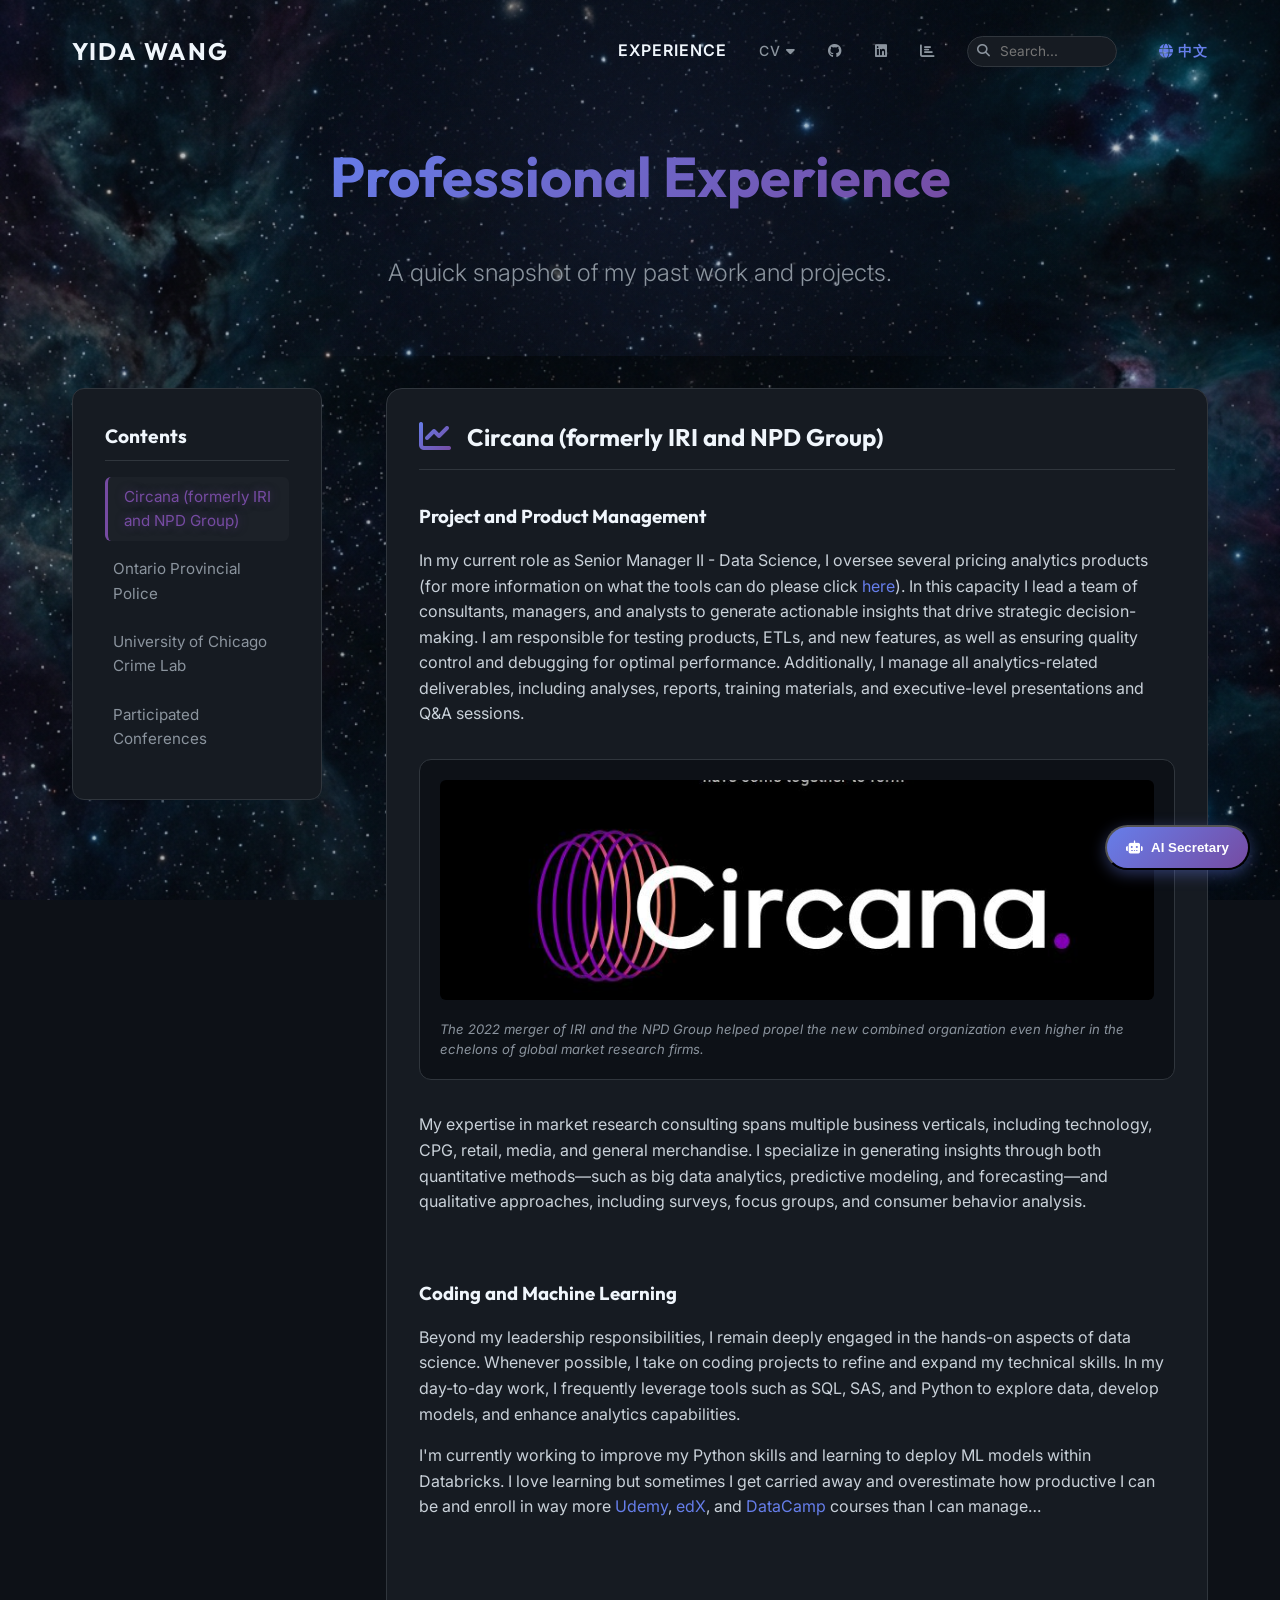
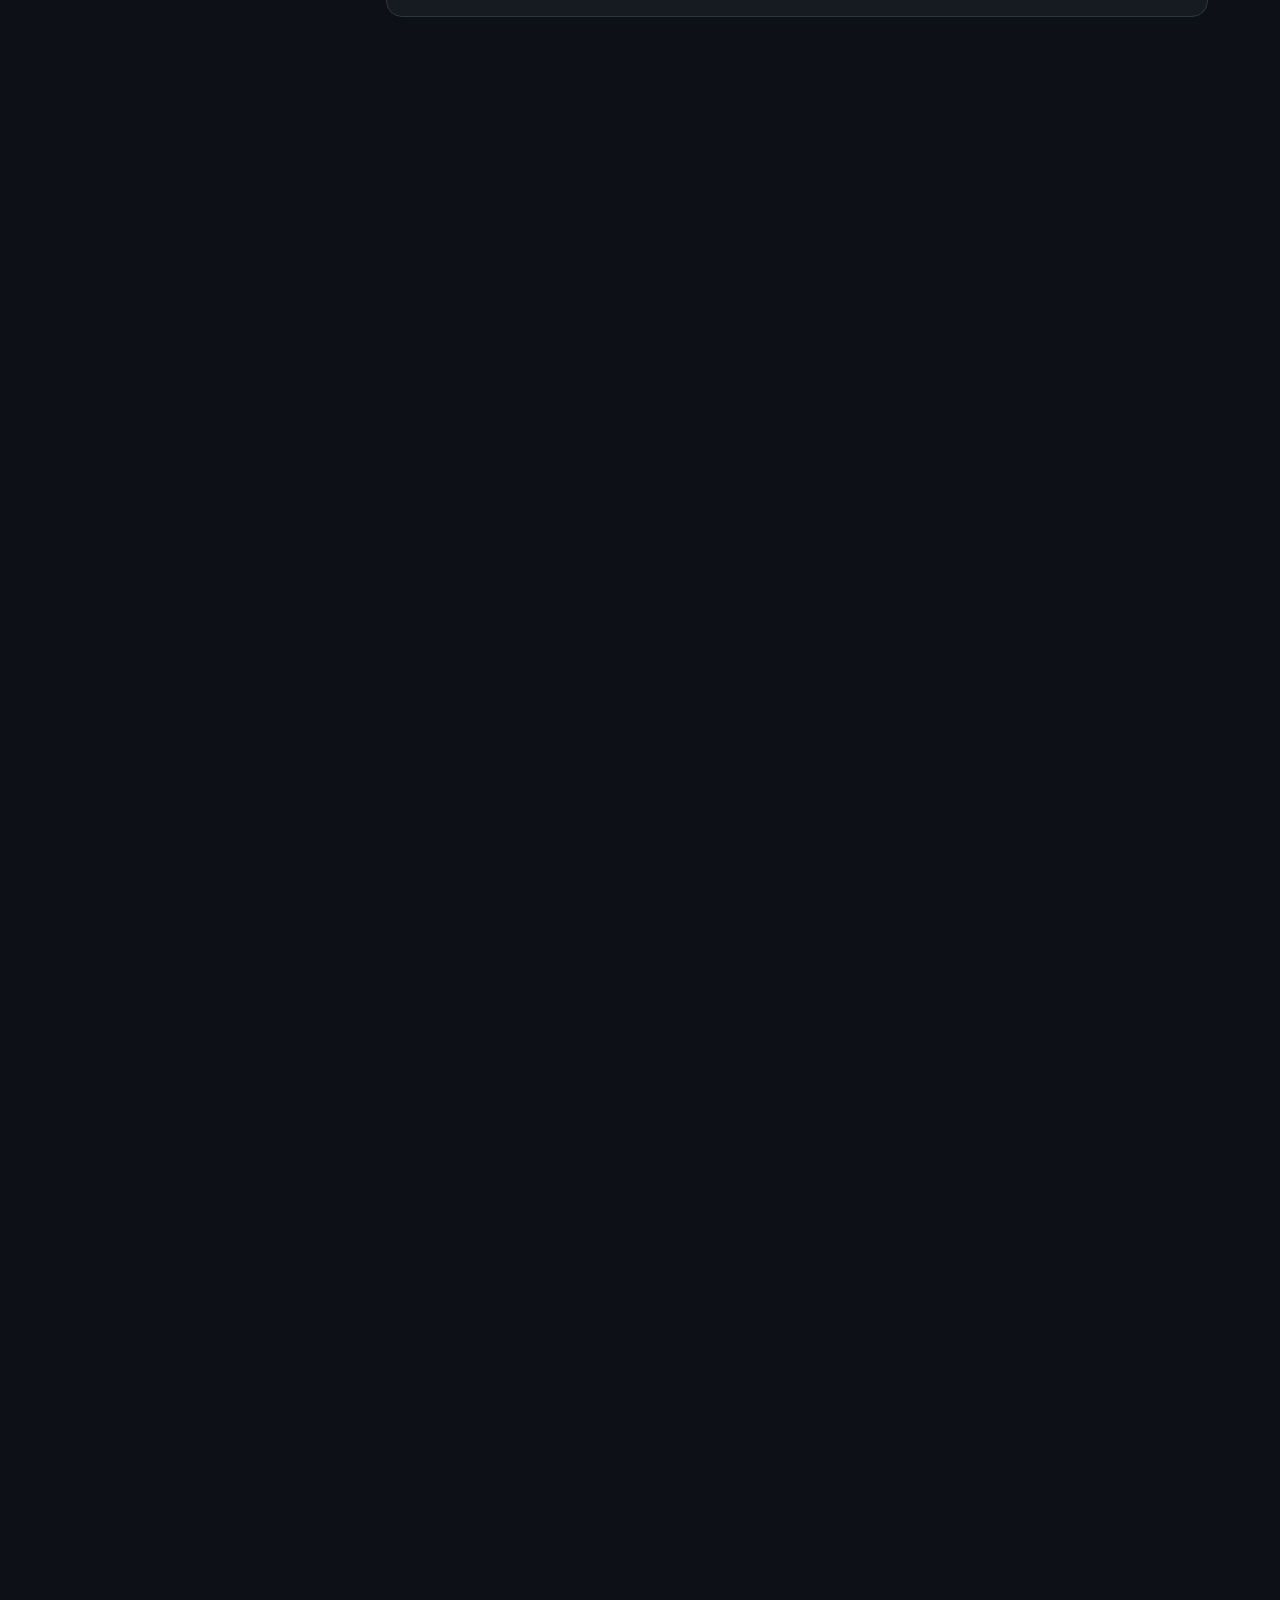
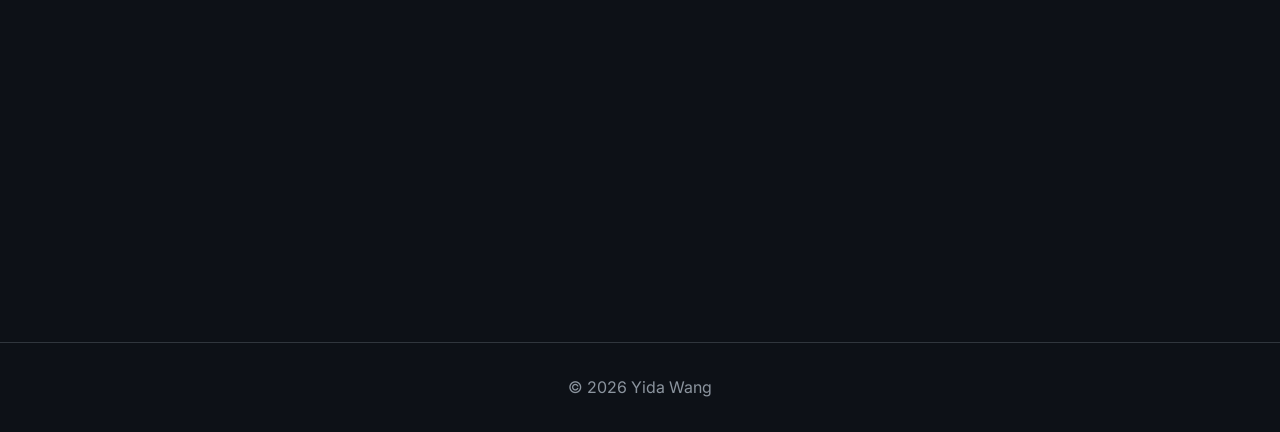
<file: experience.html>
<!DOCTYPE html>
<html lang="en">
<head>
    <meta charset="UTF-8">
    <meta name="viewport" content="width=device-width, initial-scale=1.0">
    <title>Experience | Yida Wang</title>
    <meta name="description" content="Professional experience of Yida Wang — Circana, Ontario Provincial Police, and University of Chicago Crime Lab. Data science, analytics, and smart policing.">
    <meta property="og:type" content="website">
    <meta property="og:title" content="Experience — Yida Wang">
    <meta property="og:description" content="Professional experience spanning Circana, Ontario Provincial Police, and UChicago Crime Lab.">
    <meta property="og:image" content="https://yidawang.ca/images/profile_pic.jpg">
    <meta property="og:url" content="https://yidawang.ca/experience.html">
    <meta name="twitter:card" content="summary_large_image">
    <link rel="canonical" href="https://yidawang.ca/experience.html">
    <link rel="alternate" hreflang="en" href="https://yidawang.ca/experience.html">
    <link rel="alternate" hreflang="zh" href="https://yidawang.ca/experience-zh.html">
    <link rel="alternate" hreflang="x-default" href="https://yidawang.ca/experience.html">
    <!-- Google tag (gtag.js) -->
    <script async src="https://www.googletagmanager.com/gtag/js?id=G-ZHW58FW84M"></script>
    <script>
      window.dataLayer = window.dataLayer || [];
      function gtag(){dataLayer.push(arguments);}
      gtag('js', new Date());

      gtag('config', 'G-ZHW58FW84M');
    </script>

    <link rel="icon" type="image/png" href="favicon.png">
    <link rel="stylesheet" href="style.css?v=14">
    <link rel="stylesheet" href="https://cdnjs.cloudflare.com/ajax/libs/font-awesome/6.4.0/css/all.min.css">
</head>
<body>

    <!-- Navigation -->
    <nav class="navbar" id="navbar">
        <div class="container nav-container">
            <a href="index.html" class="nav-brand">Yida Wang</a>
            <ul class="nav-links" id="nav-links">
                <li><a href="experience.html" class="nav-link nav-highlight">Experience</a></li>
                <li class="dropdown">
                    <a href="#" class="nav-link">CV <i class="fas fa-caret-down"></i></a>
                    <div class="dropdown-content">
                        <a href="https://public.tableau.com/app/profile/yida.wang24/viz/yida_resume/Resume" target="_blank" rel="noopener noreferrer">Interactive</a>
                        <a href="CV/website_resume.pdf" target="_blank" rel="noopener noreferrer">PDF</a>
                    </div>
                </li>
                <li><a href="https://github.com/yidaw123" target="_blank" rel="noopener noreferrer" class="nav-link" title="GitHub"><i class="fab fa-github"></i></a></li>
                <li><a href="https://www.linkedin.com/in/yidawang/" target="_blank" rel="noopener noreferrer" class="nav-link" title="LinkedIn"><i class="fab fa-linkedin"></i></a></li>
                <li><a href="https://public.tableau.com/app/profile/yida.wang24/vizzes" target="_blank" rel="noopener noreferrer" class="nav-link" title="Tableau Profile"><i class="fas fa-chart-bar"></i></a></li>
                <li class="search-nav-item">
                    <div class="search-container">
                        <input type="text" id="site-search" placeholder="Search..." class="search-input">
                        <i class="fas fa-search search-icon"></i>
                    </div>
                    <div id="search-results" class="search-results-dropdown"></div>
                </li>
                <li class="translate-nav-item" style="display: flex; align-items: center; margin-left: 10px;">
                    <a href="experience-zh.html" class="nav-link" style="color: var(--accent-color); font-weight: bold;"><i class="fas fa-globe"></i> 中文</a>
                </li>
            </ul>
            <button class="mobile-menu-btn" id="mobile-menu-btn" aria-label="Toggle navigation">
                <i class="fas fa-bars"></i>
            </button>
        </div>
    </nav>

    <!-- Page Header -->
    <header class="page-header container fade-in-up">
        <h1 class="page-title">Professional Experience</h1>
        <p class="hero-subtitle" style="margin-top: 1rem;">A quick snapshot of my past work and projects.</p>
    </header>

    <!-- Experience Layout -->
    <section class="container experience-layout" style="padding-top: 2rem;">
        
        <!-- Sidebar TOC -->
        <aside class="sidebar-toc fade-in-up" id="sidebar-toc" style="transition-delay: 0.2s;">
            <div class="toc-header">
                <h3 class="toc-title">Contents</h3>
                <button class="toc-close" id="toc-close"><i class="fas fa-times"></i></button>
            </div>
            <ul class="toc-links">
                <li><a href="#circana" class="toc-link">Circana (formerly IRI and NPD Group)</a></li>
                <li><a href="#opp" class="toc-link">Ontario Provincial Police</a></li>
                <li><a href="#uchicago" class="toc-link">University of Chicago Crime Lab</a></li>
                <li><a href="#conferences" class="toc-link">Participated Conferences</a></li>
            </ul>
        </aside>

        <!-- Content -->
        <div class="experience-content">
            
            <!-- Circana Section -->
            <section id="circana" class="card fade-in-up" style="transition-delay: 0.3s;">
                <div class="org-header">
                    <i class="fas fa-chart-line"></i>
                    <h2>Circana (formerly IRI and NPD Group)</h2>
                </div>
                
                <div class="role-section">
                    <h3 class="role-title">Project and Product Management</h3>
                    <div class="role-desc">
                        <p>In my current role as Senior Manager II - Data Science, I oversee several pricing analytics products (for more information on what the tools can do please click <a href="https://www.circana.com/solution-areas/analytics" target="_blank">here</a>). In this capacity I lead a team of consultants, managers, and analysts to generate actionable insights that drive strategic decision-making. I am responsible for testing products, ETLs, and new features, as well as ensuring quality control and debugging for optimal performance. Additionally, I manage all analytics-related deliverables, including analyses, reports, training materials, and executive-level presentations and Q&A sessions.</p>
                        <div class="img-gallery">
                            <figure>
                                <img src="images/Circana.jpg" alt="Circana merger">
                                <figcaption>The 2022 merger of IRI and the NPD Group helped propel the new combined organization even higher in the echelons of global market research firms.</figcaption>
                            </figure>
                        </div>
                        <p>My expertise in market research consulting spans multiple business verticals, including technology, CPG, retail, media, and general merchandise. I specialize in generating insights through both quantitative methods—such as big data analytics, predictive modeling, and forecasting—and qualitative approaches, including surveys, focus groups, and consumer behavior analysis.</p>
                    </div>
                </div>

                <div class="role-section">
                    <h3 class="role-title">Coding and Machine Learning</h3>
                    <div class="role-desc">
                        <p>Beyond my leadership responsibilities, I remain deeply engaged in the hands-on aspects of data science. Whenever possible, I take on coding projects to refine and expand my technical skills. In my day-to-day work, I frequently leverage tools such as SQL, SAS, and Python to explore data, develop models, and enhance analytics capabilities.</p>
                        <p>I'm currently working to improve my Python skills and learning to deploy ML models within Databricks. I love learning but sometimes I get carried away and overestimate how productive I can be and enroll in way more <a href="https://www.udemy.com/" target="_blank">Udemy</a>, <a href="https://www.edx.org/" target="_blank">edX</a>, and <a href="https://www.datacamp.com/" target="_blank">DataCamp</a> courses than I can manage…</p>
                    </div>
                </div>
            </section>

            <!-- OPP Section -->
            <section id="opp" class="card fade-in-up">
                <div class="org-header">
                    <i class="fas fa-shield-alt"></i>
                    <h2>Ontario Provincial Police</h2>
                </div>
                
                <div class="role-section">
                    <h3 class="role-title">Data Analysis</h3>
                    <div class="role-desc">
                        <p>During my tenure at the Ontario Provincial Police (Business Management Bureau), I primarily led the traffic portfolio, focusing on roadway fatalities, injuries, and collisions. In addition, I was actively involved in various data projects related to crime, personnel, and resource allocation.</p>
                        <p>While much of my work remains classified, many crime and justice-related reports contributed by our unit can be found through the Statistics Canada website: <a href="https://www150.statcan.gc.ca/n1/en/type/data?subject_levels=35" target="_blank">raw data</a> and as <a href="https://www150.statcan.gc.ca/n1/en/type/analysis?subject_levels=35" target="_blank">analyses</a>.</p>
                    </div>
                </div>

                <div class="role-section">
                    <h3 class="role-title">Business Operations</h3>
                    <div class="role-desc">
                        <p>To enhance efficiency in reporting, I led the automation of existing Excel reports into Power BI dashboards, developed standardized SOPs, and created training materials, including videos and documentation.</p>
                        <p>In addition, I managed the finance and personnel statistics model used to determine the cost of OPP contracts for smaller municipalities and townships, incorporating various factors and key variables.</p>
                        <p>I also oversaw 50% of the unit's procurement operations, collaborating with vendors (including SAS) to identify optimal product packages, draft business cases, and manage contracts.</p>
                    </div>
                </div>
            </section>

            <!-- UChicago Section -->
            <section id="uchicago" class="card fade-in-up">
                <div class="org-header">
                    <i class="fas fa-university"></i>
                    <h2>University of Chicago Crime Lab</h2>
                </div>
                
                <div class="role-section">
                    <h3 class="role-title">SDSC (Strategic Decision Support Center)</h3>
                    <div class="role-desc">
                        <p>During my time at the University of Chicago, I primarily worked on the SDSC Project — a collaborative smart policing initiative within the Chicago Police Department's Bureau of Operations. Initially, I conducted crime and resource analyses for three CPD districts, providing data-driven insights and strategic recommendations to District Commanders. I also contributed in various capacities across multiple districts citywide.</p>
                        <p>Subsequently, I served as the analyst for the Area South Deputy Chief while also taking on the role of ATC (Area Technology Center) Analyst for the Area South Detectives. The ATC, essentially the Bureau of Detectives' counterpart to SDSC, operated with vastly distinct tools, equipment, and procedures.</p>
                        <p>After my work in crime analytics, I transitioned to CPD Headquarters, where I contributed to projects focused on traffic, personnel management, and Consent Decree compliance.</p>
                        <div class="img-gallery">
                            <figure>
                                <img src="images/sdsc.jpg" alt="Briefing CPD staff">
                                <figcaption>Here I am (center), delivering a briefing to senior CPD staff.</figcaption>
                            </figure>
                        </div>
                        <ul>
                            <li>UChicago articles regarding the <a href="https://urbanlabs.uchicago.edu/attachments/c83b0a5180de9f7fec83d5ffdaa75fa6a9233a38/store/a307ce9c99429b8e276b2fa982ce2df90a44f1207258a7c1ca95914f1342/city+club+Jan+2018_FINAL.PDF" target="_blank">history</a> and background of the project: [<a href="https://urbanlabs.uchicago.edu/programs/strategic-decision-support-centers-sdscs" target="_blank">overview</a> | <a href="https://news.uchicago.edu/story/10-million-grant-will-support-crime-lab-collaboration-police-innovation" target="_blank">funding1</a> | <a href="https://urbanlabs.uchicago.edu/attachments/c294048f0ccedb2d0f7570c95a9dc27a7d751738/store/5dad037e6ec7c7da989307b597c68437c1a36780da701fba95abc4566d32/Mayor+Emanuel%2C+Ken+Griffin%2C+University+of+Chicago+Crime+Lab+Announce+%2410....pdf" target="_blank">funding2</a>].</li>
                            <li>Research paper drafted by several of my colleagues containing more specific information on the project: [<a href="https://www.nber.org/system/files/working_papers/w29851/w29851.pdf" target="_blank">research paper</a>]</li>
                            <li>Internal evaluation and independent third party evaluation conducted by the RAND Corporation pertaining to the effectiveness and results of the project: [<a href="https://www.niss.org/sites/default/files/4.SDSC_Ludwig_20190619.pdf" target="_blank">Crime Lab evaluation</a> | <a href="https://yidawang.ca/pdf/rand.pdf" target="_blank">RAND evaluation</a>]</li>
                            <li>SDSC was recognized by the Integrated Justice Information Systems (NJIS) Institute and received the 2021 Thomas J. O'Reilly Innovation Award at its 2021 National Symposium: [<a href="https://ijis.org/awards/thomas-j-oreilly-innovation-award/" target="_blank">past award winners</a>]</li>
                        </ul>
                    </div>
                </div>

                <div class="role-section">
                    <h3 class="role-title">City of Chicago: Violence Reduction Dashboard</h3>
                    <div class="role-desc">
                        <p>A critical component of my work with the City of Chicago Office of the Mayor was leading the South Side data efforts for the Regional Coordination Meeting. This initiative brought together a diverse coalition of agencies and organizations—including UChicago Crime Lab (where I served as a representative), UChicago Medicine, the Chicago Police Department, the Chicago Mayor's Office, the Chicago Department of Streets and Sanitation, the Chicago Park District, the Cook County State's Attorney's Office, Chicago CRED, and numerous other public agencies and nonprofits—to address violent crime and related issues.</p>
                        <p>As part of these bi-weekly meetings, another analyst and I manually compiled a crime statistics report, tracking fatal shootings, non-fatal shootings, and non-shooting homicides. Recognizing the need for a more efficient and accessible approach, we developed the VR Dashboard, the first-ever public data dashboard launched by the City of Chicago. After six months of development, the dashboard went live on the city's website, providing real-time crime analytics to stakeholders and the public.</p>
                        <p>In addition to co-developing the dashboard, I was responsible for producing monthly updates and troubleshooting newsletters, designing the cover page and base map, and leading training sessions and presentations for public agencies, outreach organizations, and other key stakeholders.</p>
                        <div class="img-gallery">
                            <figure>
                                <img src="images/vrdash.jpg" alt="VR Dashboard">
                                <figcaption>The Violence Reduction Dashboard — the first-ever public data dashboard launched by the City of Chicago.</figcaption>
                            </figure>
                            <figure>
                                <img src="images/vrdash2.jpg" alt="VR Dashboard screenshots">
                                <figcaption>A couple screenshots of the dashboard, made in Tableau and Tableau Prep.</figcaption>
                            </figure>
                        </div>
                        <p>As of May 27th, 2021, the VR Dashboard is officially open to the public:</p>
                        <ul>
                            <li>To access the website: [<a href="https://www.chicago.gov/city/en/sites/vrd/home.html" target="_blank">Dashboard</a>]</li>
                            <li>To access the data source: [<a href="https://data.cityofchicago.org/browse?tags=violence+reduction&sortBy=most_accessed&pageSize=20" target="_blank">Chicago Data Portal</a>]</li>
                            <li>For details directly from the Office of the Mayor: [<a href="https://www.chicago.gov/city/en/depts/mayor/press_room/press_releases/2021/may/ViolenceReductionDashboard.html" target="_blank">Mayor's Press Release</a> | <a href="https://webapps1.chicago.gov/vrdashboard/resources/pdf/VR-Dashboard_UseTermsAgreement.pdf" target="_blank">VR Dashboard Use of Terms Agreement</a>]</li>
                            <li>To see what the media is saying about this innovative tool: [<a href="https://chicago.cbslocal.com/2021/05/26/chicago-violence-reduction-dashboard/" target="_blank">CBS</a> | <a href="https://www.fox32chicago.com/video/937825" target="_blank">FOX</a> | <a href="https://www.msn.com/en-us/news/crime/city-launches-new-violence-reduction-dashboard-in-effort-to-improve-crime-data-reporting/ar-AAKpD29" target="_blank">MSN</a> | <a href="https://www.smartcitiesworld.net/news/news/chicago-launches-violence-reduction-dashboard-6464" target="_blank">Smart Cities World</a> | <a href="https://chicagodefender.com/the-city-of-chicago-and-the-university-of-chicagos-crime-lab-launch-the-citys-first-ever-violence-reduction-dashboard/" target="_blank">The Chicago Defender</a>]</li>
                        </ul>
                    </div>
                </div>

                <div class="role-section">
                    <h3 class="role-title">Chicago Police Dept. Consent Decree</h3>
                    <div class="role-desc">
                        <p>I had the opportunity to work on several projects under the Consent Decree, a federal mandate issued by the U.S. Department of Justice to reform law enforcement agencies. Prior to its implementation in Chicago in 2017, the Consent Decree had been enforced in multiple police departments across the country, including the LAPD, Seattle PD, and NOPD.</p>
                        <p>My work focused on key areas such as strengthening community-police relations, enhancing resource and patrol efficiency, and analyzing personnel data—particularly regarding absences and furlough trends—to support informed policy decisions.</p>
                        <ul>
                            <li>For background information on Chicago Police Consent Decree: [<a href="http://chicagopoliceconsentdecree.org/about/" target="_blank">Illinois Attorney General</a> | <a href="https://cpdmonitoringteam.com/" target="_blank">CPD Independent Monitor Team</a> | <a href="https://www.chicago.gov/city/en/sites/police-reform/home/consent-decree.html" target="_blank">City of Chicago</a>]</li>
                            <li>To view CPD's internal tracking of the consent decree progress: [<a href="https://home.chicagopolice.org/statistics-data/data-dashboards/consent-decree-compliance-dashboard/" target="_blank">Dashboard</a>]</li>
                        </ul>
                    </div>
                </div>
            </section>

            <!-- Conferences Section -->
            <section id="conferences" class="card fade-in-up">
                <div class="org-header">
                    <i class="fas fa-users"></i>
                    <h2>Participated Conferences</h2>
                </div>
                
                <div class="role-section">
                    <div class="role-desc">
                        <p>I have also attended a number of law enforcement and analytics conferences, including the Tableau Conference (2019), the International Association of Chiefs of Police Conference (2019), the Crimefighters Conference 2018, and the American Society of Criminology Annual Meeting (2015).</p>
                        <div class="img-gallery">
                            <figure>
                                <img src="images/tableaugroup.jpg" alt="Tableau group photo">
                                <figcaption>Posing with my lovely colleagues from UChicago and CPD.</figcaption>
                            </figure>
                            <figure>
                                <img src="images/tableauparty.jpg" alt="Tableau 2019 Data Night Out">
                                <figcaption>Me at the Tableau 2019 Data Night Out.</figcaption>
                            </figure>
                        </div>
                        <p style="margin-top: 1rem;">If you're interested in Tableau events and conferences please click here [<a href="https://www.tableau.com/community/events" target="_blank">Tableau Events</a>]</p>
                        <p>At the 2018 Crimefighters Conference, my team and I presented innovative data visualizations using Tableau dashboards and introduced new approaches to smart policing. Our presentation was delivered to an audience representing over 25 law enforcement agencies and a judging panel that included the former Chief of Technical Services for the Chicago Police Department and the former Deputy Chief of Detectives for the LAPD.</p>
                        <div class="img-gallery">
                            <figure>
                                <img src="images/present.jpg" alt="SDSC presentation">
                                <figcaption>A colleague presenting my analytical report to showcase the smart policing aspect of the SDSC.</figcaption>
                            </figure>
                        </div>
                    </div>
                </div>
            </section>

        </div>
    </section>

    <!-- Footer -->
    <footer>
        <div class="container footer-content">
            <p>&copy; <span id="year"></span> Yida Wang</p>
        </div>
    </footer>

    <!-- Mobile TOC Toggle -->
    <button class="mobile-toc-toggle" id="mobile-toc-toggle" title="Table of Contents">
        <i class="fas fa-list-ul"></i>
        <span class="toc-toggle-text">Contents</span>
    </button>

    <!-- TOC Overlay -->
    <div class="toc-overlay" id="toc-overlay"></div>

    <!-- Chatbot Widget -->
    <div class="chatbot-widget">
        <div class="chat-window" id="chat-window">
            <div class="chat-header">
                <div class="chat-title"><i class="fas fa-robot"></i> AI Secretary</div>
                <button class="chat-close" id="chat-close"><i class="fas fa-times"></i></button>
            </div>
            <div class="chat-messages" id="chat-messages">
                <div class="message bot-message">Hi! I'm Yida's AI Secretary. Ask me why Yida is the absolute perfect fit for your next big project!</div>
            </div>
            <div class="chat-input-area">
                <input type="text" id="chat-input" placeholder="Type a question..." autocomplete="off">
                <button id="chat-send"><i class="fas fa-paper-plane"></i></button>
            </div>
        </div>
        <button class="chatbot-btn" id="chatbot-toggle" title="Chat with AI Secretary">
            <i class="fas fa-robot"></i>
            <span class="chatbot-text">AI Secretary</span>
        </button>
    </div>

    <script src="script.js"></script>
</body>
</html>
</file>
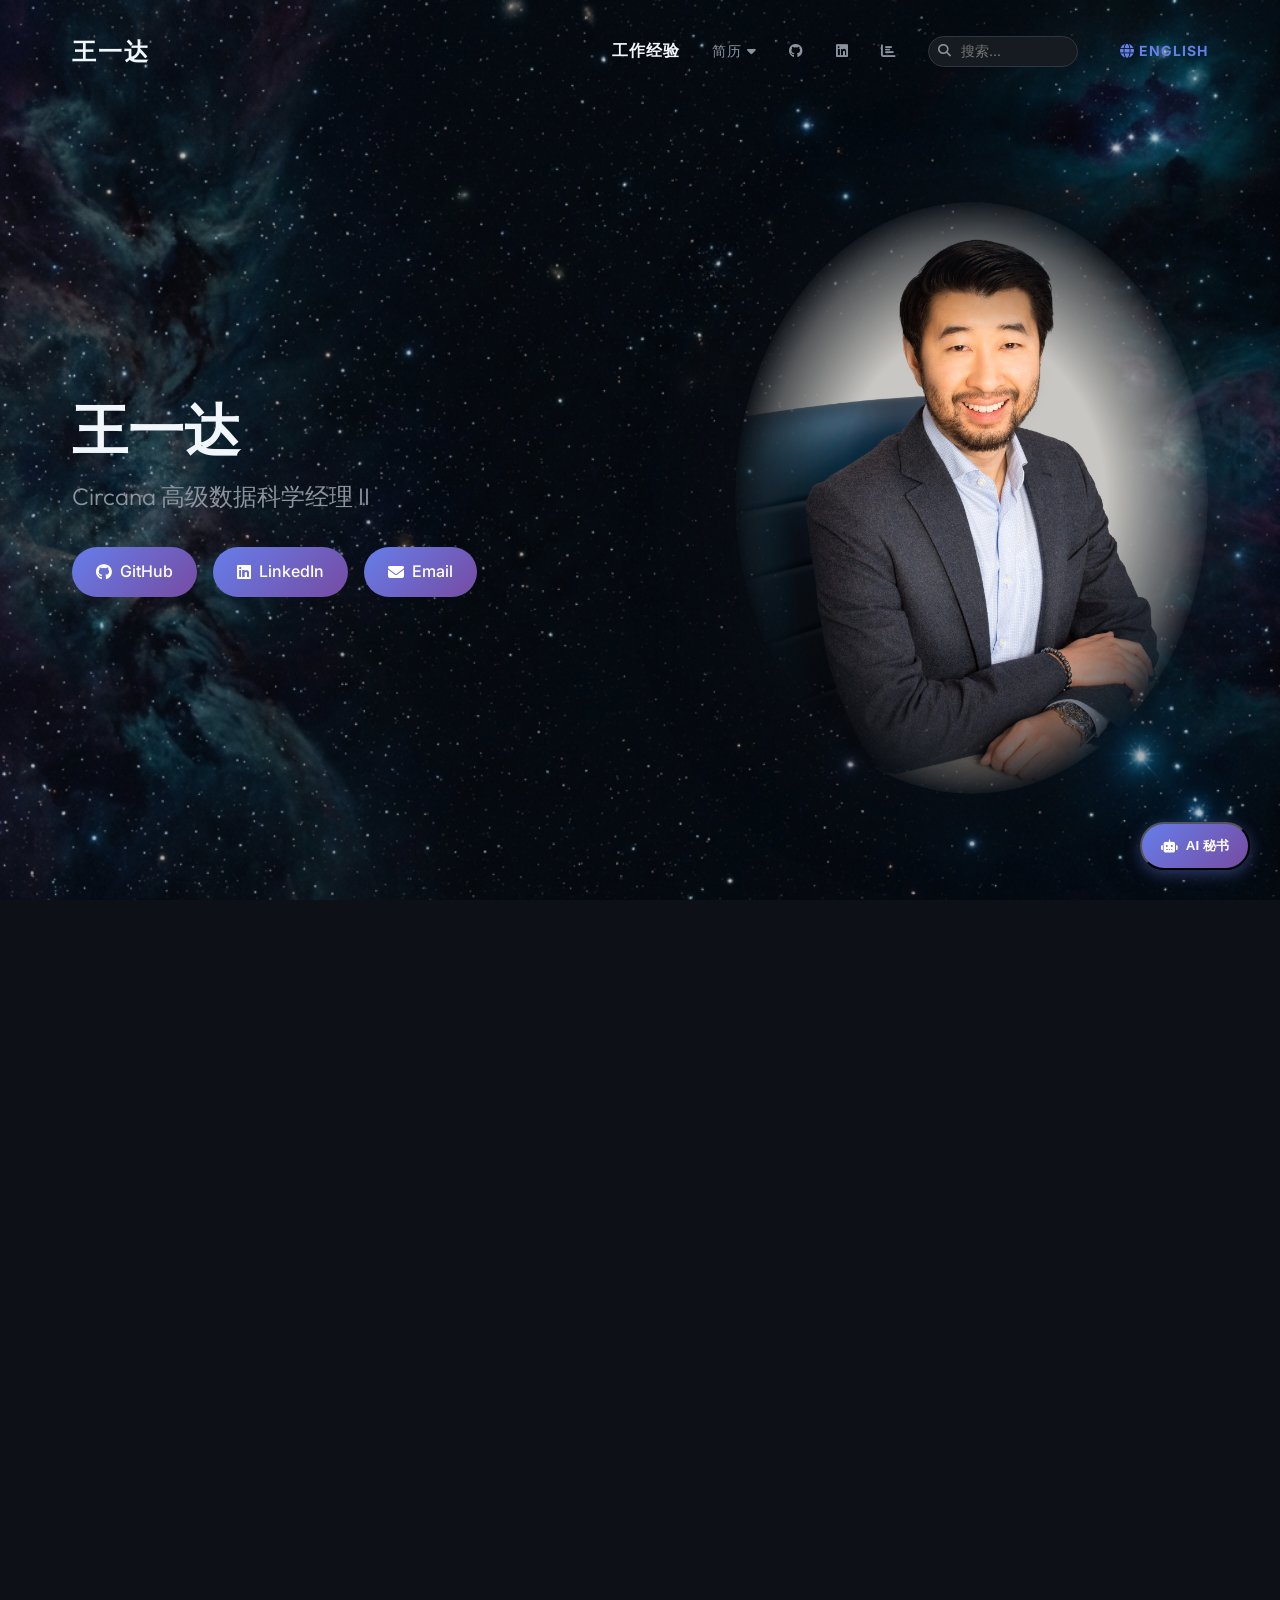
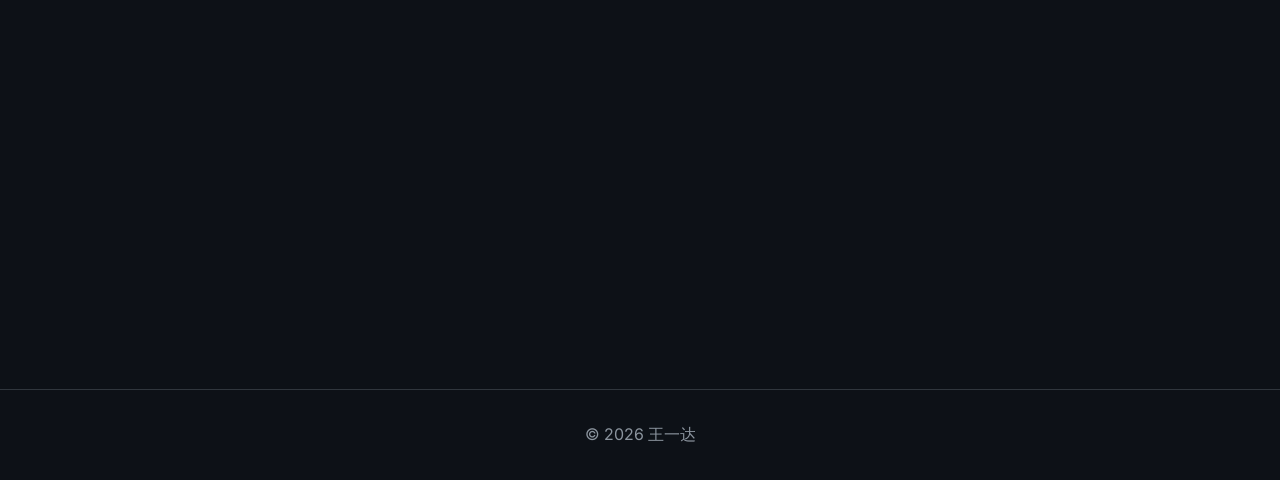
<file: index-zh.html>
<!DOCTYPE html>
<html lang="zh-CN">
<head>
    <meta charset="UTF-8">
    <meta name="viewport" content="width=device-width, initial-scale=1.0">
    <title>王一达 | 个人主页</title>
    <meta name="description" content="王一达 — Circana 高级数据科学经理 II。专注于数据分析、机器学习、预测建模和商业智能。">
    <meta property="og:type" content="website">
    <meta property="og:title" content="王一达 — 数据科学领导者">
    <meta property="og:description" content="Circana 高级数据科学经理 II。专注于数据分析、机器学习和商业智能。">
    <meta property="og:image" content="https://yidawang.ca/images/profile_pic.jpg">
    <meta property="og:url" content="https://yidawang.ca/index-zh.html">
    <meta name="twitter:card" content="summary_large_image">
    <link rel="canonical" href="https://yidawang.ca/index-zh.html">
    <link rel="alternate" hreflang="en" href="https://yidawang.ca/">
    <link rel="alternate" hreflang="zh" href="https://yidawang.ca/index-zh.html">
    <link rel="alternate" hreflang="x-default" href="https://yidawang.ca/">
    <!-- Google tag (gtag.js) -->
    <script async src="https://www.googletagmanager.com/gtag/js?id=G-ZHW58FW84M"></script>
    <script>
      window.dataLayer = window.dataLayer || [];
      function gtag(){dataLayer.push(arguments);}
      gtag('js', new Date());

      gtag('config', 'G-ZHW58FW84M');
    </script>

    <link rel="icon" type="image/png" href="favicon.png">
    <link rel="stylesheet" href="style.css?v=14">
    <link rel="stylesheet" href="https://cdnjs.cloudflare.com/ajax/libs/font-awesome/6.4.0/css/all.min.css">
</head>
<body>

    <!-- Navigation -->
    <nav class="navbar" id="navbar">
        <div class="container nav-container">
            <a href="index-zh.html" class="nav-brand">王一达</a>
            <ul class="nav-links" id="nav-links">
                <li><a href="experience-zh.html" class="nav-link nav-highlight">工作经验</a></li>
                <li class="dropdown">
                    <a href="#" class="nav-link">简历 <i class="fas fa-caret-down"></i></a>
                    <div class="dropdown-content">
                        <a href="https://public.tableau.com/app/profile/yida.wang24/viz/yida_resume/Resume" target="_blank" rel="noopener noreferrer">交互式</a>
                        <a href="CV/website_resume.pdf" target="_blank" rel="noopener noreferrer">PDF</a>
                    </div>
                </li>
                <li><a href="https://github.com/yidaw123" target="_blank" rel="noopener noreferrer" class="nav-link" title="GitHub"><i class="fab fa-github"></i></a></li>
                <li><a href="https://www.linkedin.com/in/yidawang/" target="_blank" rel="noopener noreferrer" class="nav-link" title="LinkedIn"><i class="fab fa-linkedin"></i></a></li>
                <li><a href="https://public.tableau.com/app/profile/yida.wang24/vizzes" target="_blank" rel="noopener noreferrer" class="nav-link" title="Tableau Profile"><i class="fas fa-chart-bar"></i></a></li>
                <li class="search-nav-item">
                    <div class="search-container">
                        <input type="text" id="site-search" placeholder="搜索..." class="search-input">
                        <i class="fas fa-search search-icon"></i>
                    </div>
                    <div id="search-results" class="search-results-dropdown"></div>
                </li>
                <li class="translate-nav-item" style="display: flex; align-items: center; margin-left: 10px;">
                    <a href="index.html" class="nav-link" style="color: var(--accent-color); font-weight: bold;"><i class="fas fa-globe"></i> English</a>
                </li>
            </ul>
            <button class="mobile-menu-btn" id="mobile-menu-btn" aria-label="Toggle navigation">
                <i class="fas fa-bars"></i>
            </button>
        </div>
    </nav>

    <!-- Hero Section -->
    <section class="hero container">
        <div class="hero-content">
            <div class="hero-text fade-in-up">
                <h1 class="hero-title">王一达</h1>
                <h2 class="hero-subtitle">Circana 高级数据科学经理 II</h2>
                <div class="btn-group">
                    <a href="https://github.com/yidaw123" target="_blank" class="btn btn-primary"><i class="fab fa-github"></i> GitHub</a>
                    <a href="https://www.linkedin.com/in/yidawang/" target="_blank" class="btn btn-primary"><i class="fab fa-linkedin"></i> LinkedIn</a>
                    <a href="mailto:yidaw93@hotmail.com" class="btn btn-primary"><i class="fas fa-envelope"></i> Email</a>
                </div>
            </div>
            <div class="hero-image-container fade-in-up" style="transition-delay: 0.2s;">
                <div class="hero-image-wrapper">
                    <img src="images/profile_pic.jpg" alt="王一达" class="hero-image" onerror="this.src='https://ui-avatars.com/api/?name=Yida+Wang&size=512&background=0D1117&color=667EEA'">
                </div>
            </div>
        </div>
    </section>

    <!-- About Section -->
    <section class="container fade-in-up">
        <h2 class="section-title">欢迎来到我的网站！</h2>
        <div class="card about-text">
            <p>我目前是 <a href="https://www.circana.com/solution-areas/analytics" target="_blank">Circana</a>（前身为 IRI 和 NPD Group）的高级数据科学经理 II，Circana 是全球领先的市场研究咨询公司之一。我领导着一支高绩效的顾问、经理和分析师团队。我们共同利用预测、机器学习和高级分析技术，为全球客户提供可执行的洞察，推动战略决策。</p>
            
            <p>在转入私营部门之前，我曾在<a href="https://www.ontario.ca/page/ministry-solicitor-general" target="_blank">安大略省公共安全厅</a>的执法部门——<a href="https://www.opp.ca/" target="_blank">安大略省警察局</a>担任统计学家。在此之前，我是<a href="https://urbanlabs.uchicago.edu/" target="_blank">芝加哥大学犯罪与教育实验室</a>的项目经理兼嵌入式研究分析师，为芝加哥警察局、芝加哥市长办公室以及多个公共机构和社区组织提供咨询服务。我的工作重点是数据分析、政策分析和变革管理，以支持循证决策。</p>
            
            <p>我非常喜欢迎接新的挑战和体验，目前正在探索创业和初创企业的机会，尤其是在科技、B2C 和数据分析领域。如果您有兴趣合作，或者只是想进一步了解我的背景，欢迎随时在 LinkedIn 上给我发消息！</p>
        </div>
    </section>

    <!-- Expertise & Education Grid -->
    <section class="container" style="margin-top: 4rem;">
        <div class="grid-2">
            <!-- Expertise -->
            <div class="fade-in-up">
                <h2 class="section-title" style="text-align: left;">专业领域</h2>
                <ul class="expertise-list">
                    <li><i class="fas fa-chart-pie"></i> 数据分析、管理与可视化</li>
                    <li><i class="fas fa-lightbulb"></i> 商业智能与分析</li>
                    <li><i class="fas fa-search"></i> 定量与定性研究</li>
                    <li><i class="fas fa-briefcase"></i> 业务运营与咨询</li>
                    <li><i class="fas fa-tasks"></i> 产品与项目管理</li>
                </ul>
            </div>

            <!-- Education -->
            <div class="fade-in-up" style="transition-delay: 0.2s;">
                <h2 class="section-title" style="text-align: left;">教育背景</h2>
                
                <div class="education-item">
                    <div class="education-title">犯罪学理学硕士（政策方向），2016</div>
                    <div class="education-meta">
                        <i class="fas fa-graduation-cap" style="color: var(--accent-color); margin-right: 0.5rem;"></i>
                        <a href="https://crim.sas.upenn.edu/" target="_blank">宾夕法尼亚大学</a>，费城
                    </div>
                </div>

                <div class="education-item">
                    <div class="education-title">犯罪学与社会学文学学士（荣誉），2015</div>
                    <div class="education-meta">
                        <i class="fas fa-graduation-cap" style="color: var(--accent-color); margin-right: 0.5rem;"></i>
                        <a href="https://www.crimsl.utoronto.ca/" target="_blank">多伦多大学圣乔治校区</a>，多伦多
                    </div>
                </div>
            </div>
        </div>
    </section>

    <!-- Footer -->
    <footer>
        <div class="container footer-content">
            <p>&copy; <span id="year"></span> 王一达</p>
        </div>
    </footer>

    <!-- Chatbot Widget -->
    <div class="chatbot-widget">
        <div class="chat-window" id="chat-window">
            <div class="chat-header">
                <div class="chat-title"><i class="fas fa-robot"></i> AI 秘书</div>
                <button class="chat-close" id="chat-close"><i class="fas fa-times"></i></button>
            </div>
            <div class="chat-messages" id="chat-messages">
                <div class="message bot-message">你好！我是王一达的 AI 秘书。问问我为什么一达是您下一个大项目的完美人选吧！</div>
            </div>
            <div class="chat-input-area">
                <input type="text" id="chat-input" placeholder="输入问题..." autocomplete="off">
                <button id="chat-send"><i class="fas fa-paper-plane"></i></button>
            </div>
        </div>
        <button class="chatbot-btn" id="chatbot-toggle" title="与 AI 秘书对话">
            <i class="fas fa-robot"></i>
            <span class="chatbot-text">AI 秘书</span>
        </button>
    </div>

    <script src="script-zh.js"></script>
</body>
</html>
</file>
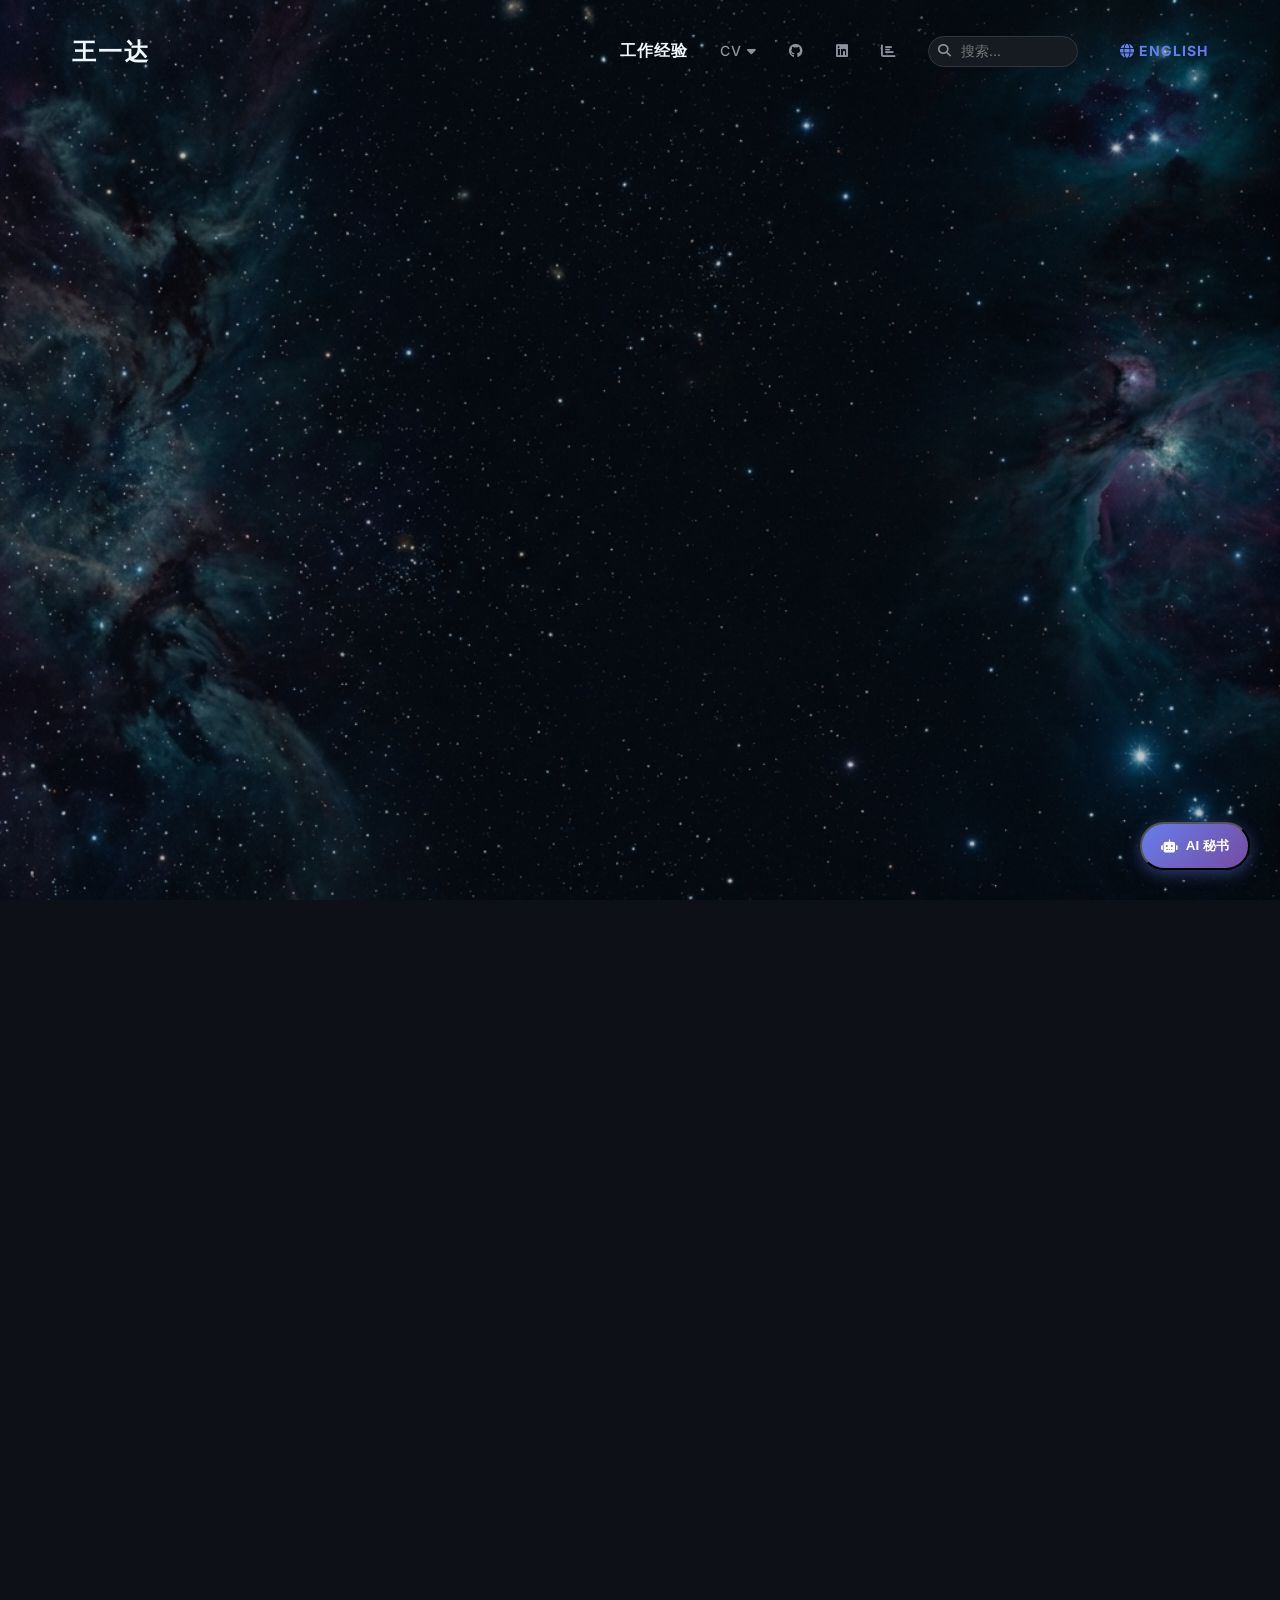
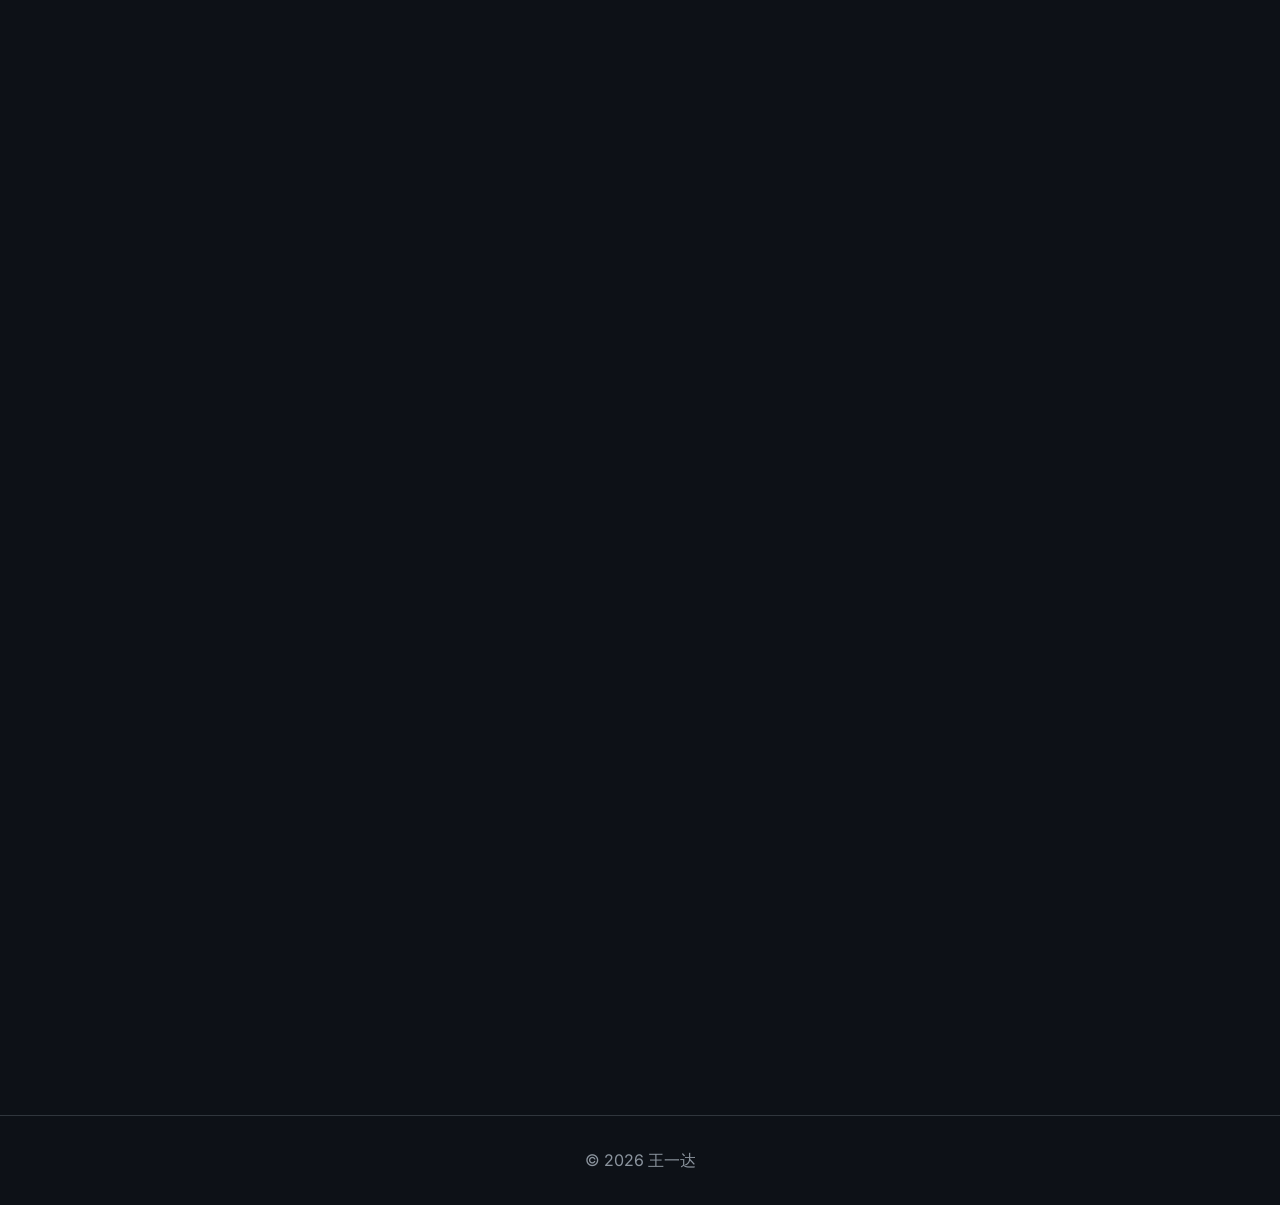
<file: Final_v1/experience-zh.html>
<!DOCTYPE html>
<html lang="zh-CN">
<head>
    <meta charset="UTF-8">
    <meta name="viewport" content="width=device-width, initial-scale=1.0">
    <title>工作经验 | 王一达</title>
    
    <!-- Google tag (gtag.js) -->
    <script async src="https://www.googletagmanager.com/gtag/js?id=G-ZHW58FW84M"></script>
    <script>
      window.dataLayer = window.dataLayer || [];
      function gtag(){dataLayer.push(arguments);}
      gtag('js', new Date());

      gtag('config', 'G-ZHW58FW84M');
    </script>

    <link rel="icon" type="image/png" href="favicon.png">
    <link rel="stylesheet" href="style.css?v=14">
    <link rel="stylesheet" href="https://cdnjs.cloudflare.com/ajax/libs/font-awesome/6.4.0/css/all.min.css">
</head>
<body>

    <!-- Navigation -->
    <nav class="navbar" id="navbar">
        <div class="container nav-container">
            <a href="index-zh.html" class="nav-brand">王一达</a>
            <ul class="nav-links" id="nav-links">
                <li><a href="experience-zh.html" class="nav-link nav-highlight">工作经验</a></li>
                <li class="dropdown">
                    <a href="#" class="nav-link">CV <i class="fas fa-caret-down"></i></a>
                    <div class="dropdown-content">
                        <a href="https://public.tableau.com/app/profile/yida.wang24/viz/yida_resume/Resume" target="_blank" rel="noopener noreferrer">Interactive</a>
                        <a href="CV/website_resume.pdf" target="_blank" rel="noopener noreferrer">PDF</a>
                    </div>
                </li>
                <li><a href="https://github.com/yidaw123" target="_blank" rel="noopener noreferrer" class="nav-link" title="GitHub"><i class="fab fa-github"></i></a></li>
                <li><a href="https://www.linkedin.com/in/yidawang/" target="_blank" rel="noopener noreferrer" class="nav-link" title="LinkedIn"><i class="fab fa-linkedin"></i></a></li>
                <li><a href="https://public.tableau.com/app/profile/yida.wang24/vizzes" target="_blank" rel="noopener noreferrer" class="nav-link" title="Tableau Profile"><i class="fas fa-chart-bar"></i></a></li>
                <li class="search-nav-item">
                    <div class="search-container">
                        <input type="text" id="site-search" placeholder="搜索..." class="search-input">
                        <i class="fas fa-search search-icon"></i>
                    </div>
                    <div id="search-results" class="search-results-dropdown"></div>
                </li>
                <li class="translate-nav-item" style="display: flex; align-items: center; margin-left: 10px;">
                    <a href="experience.html" class="nav-link" style="color: var(--accent-color); font-weight: bold;"><i class="fas fa-globe"></i> English</a>
                </li>
            </ul>
            <button class="mobile-menu-btn" id="mobile-menu-btn" aria-label="Toggle navigation">
                <i class="fas fa-bars"></i>
            </button>
        </div>
    </nav>

    <!-- Page Header -->
    <header class="page-header container fade-in-up">
        <h1 class="page-title">工作经验</h1>
        <p class="hero-subtitle" style="margin-top: 1rem;">我过去工作和项目的简要概览。</p>
    </header>

    <!-- Experience Layout -->
    <section class="container experience-layout" style="padding-top: 2rem;">
        
        <!-- Sidebar TOC -->
        <aside class="sidebar-toc fade-in-up" id="sidebar-toc" style="transition-delay: 0.2s;">
            <div class="toc-header">
                <h3 class="toc-title">目录</h3>
                <button class="toc-close" id="toc-close"><i class="fas fa-times"></i></button>
            </div>
            <ul class="toc-links">
                <li><a href="#circana" class="toc-link">Circana（前身为 IRI 和 NPD Group）</a></li>
                <li><a href="#opp" class="toc-link">安大略省警察局</a></li>
                <li><a href="#uchicago" class="toc-link">芝加哥大学犯罪实验室</a></li>
                <li><a href="#conferences" class="toc-link">参加的会议</a></li>
            </ul>
        </aside>

        <!-- Content -->
        <div class="experience-content">
            
            <!-- Circana Section -->
            <section id="circana" class="card fade-in-up" style="transition-delay: 0.3s;">
                <div class="org-header">
                    <i class="fas fa-chart-line"></i>
                    <h2>Circana（前身为 IRI 和 NPD Group）</h2>
                </div>
                
                <div class="role-section">
                    <h3 class="role-title">项目与产品管理</h3>
                    <div class="role-desc">
                        <p>在我目前担任正高级数据科学经理的职位中，我负责监管多个定价分析产品（如需了解这些工具的更多功能，请点击<a href="https://www.circana.com/solution-areas/analytics" target="_blank">此处</a>）。在此职位上，我带领一支由顾问、经理和分析师组成的团队，生成可推动战略决策的可执行洞察。我负责测试产品、ETL 流程和新功能，并确保质量控制和调试以实现最佳性能。此外，我还管理所有与分析相关的交付成果，包括分析报告、研究报告、培训材料以及高管层面的演示和问答环节。</p>
                        <div class="img-gallery">
                            <figure>
                                <img src="images/Circana.jpg" alt="Circana merger">
                                <figcaption>2022 年 IRI 与 NPD Group 的合并，推动新合并组织在全球市场研究公司中迈向更高层次。</figcaption>
                            </figure>
                        </div>
                        <p>我在市场研究咨询方面的专长涵盖多个业务领域，包括科技、消费品、零售、媒体和综合商品。我专注于通过定量方法（如大数据分析、预测建模和预测）以及定性方法（包括调查、焦点小组和消费者行为分析）生成洞察。</p>
                    </div>
                </div>

                <div class="role-section">
                    <h3 class="role-title">编程与机器学习</h3>
                    <div class="role-desc">
                        <p>除了领导职责之外，我仍然深度参与数据科学的实践工作。只要有机会，我就会承担编程项目，以精进和拓展我的技术技能。在日常工作中，我经常使用 SQL、SAS 和 Python 等工具来探索数据、开发模型并提升分析能力。</p>
                        <p>我目前正在提升我的 Python 技能，并学习在 Databricks 中部署 ML 模型。我热爱学习，但有时会过于乐观地估计自己的效率，结果在 <a href="https://www.udemy.com/" target="_blank">Udemy</a>、<a href="https://www.edx.org/" target="_blank">edX</a> 和 <a href="https://www.datacamp.com/" target="_blank">DataCamp</a> 上报了远超自己能完成的课程……</p>
                    </div>
                </div>
            </section>

            <!-- OPP Section -->
            <section id="opp" class="card fade-in-up">
                <div class="org-header">
                    <i class="fas fa-shield-alt"></i>
                    <h2>安大略省警察局</h2>
                </div>
                
                <div class="role-section">
                    <h3 class="role-title">数据分析</h3>
                    <div class="role-desc">
                        <p>在安大略省警察局（业务管理局）任职期间，我主要负责交通业务组合，专注于道路死亡、伤亡和碰撞事故。此外，我还积极参与犯罪、人员和资源分配相关的各类数据项目。</p>
                        <p>虽然我的许多工作仍属机密，但我们部门参与编写的许多犯罪和司法相关报告可在加拿大统计局网站上找到：<a href="https://www150.statcan.gc.ca/n1/en/type/data?subject_levels=35" target="_blank">原始数据</a>及<a href="https://www150.statcan.gc.ca/n1/en/type/analysis?subject_levels=35" target="_blank">分析报告</a>。</p>
                    </div>
                </div>

                <div class="role-section">
                    <h3 class="role-title">业务运营</h3>
                    <div class="role-desc">
                        <p>为提高报告效率，我主导将现有 Excel 报告自动化为 Power BI 仪表板，制定了标准化操作程序，并创建了包括视频和文档在内的培训材料。</p>
                        <p>此外，我还管理用于确定 OPP 向小型市政当局和乡镇提供合同服务成本的财务和人员统计模型，该模型包含多种因素和关键变量。</p>
                        <p>我还监管部门 50% 的采购运营，与供应商（包括 SAS）合作，确定最佳产品方案、起草业务案例并管理合同。</p>
                    </div>
                </div>
            </section>

            <!-- UChicago Section -->
            <section id="uchicago" class="card fade-in-up">
                <div class="org-header">
                    <i class="fas fa-university"></i>
                    <h2>芝加哥大学犯罪实验室</h2>
                </div>
                
                <div class="role-section">
                    <h3 class="role-title">SDSC（战略决策支持中心）</h3>
                    <div class="role-desc">
                        <p>在芝加哥大学期间，我主要从事 SDSC 项目——这是芝加哥警察局行动局内的一项协作智能警务计划。最初，我为芝加哥警察局三个分区进行犯罪和资源分析，向分区指挥官提供数据驱动的洞察和战略建议。我还以多种身份为全市多个分区做出贡献。</p>
                        <p>随后，我担任南区副局长的分析师，同时也担任南区侦探的 ATC（区域技术中心）分析师。ATC 本质上是侦探局的 SDSC 对应机构，使用截然不同的工具、设备和程序运作。</p>
                        <p>在犯罪分析工作结束后，我转到芝加哥警察局总部，参与了专注于交通、人员管理和同意令合规的项目。</p>
                        <div class="img-gallery">
                            <figure>
                                <img src="images/sdsc.jpg" alt="Briefing CPD staff">
                                <figcaption>图为我（中间）向芝加哥警察局高级工作人员进行简报。</figcaption>
                            </figure>
                        </div>
                        <ul>
                            <li>芝加哥大学有关该项目<a href="https://urbanlabs.uchicago.edu/attachments/c83b0a5180de9f7fec83d5ffdaa75fa6a9233a38/store/a307ce9c99429b8e276b2fa982ce2df90a44f1207258a7c1ca95914f1342/city+club+Jan+2018_FINAL.PDF" target="_blank">历史</a>与背景的文章： [<a href="https://urbanlabs.uchicago.edu/programs/strategic-decision-support-centers-sdscs" target="_blank">概述</a> | <a href="https://news.uchicago.edu/story/10-million-grant-will-support-crime-lab-collaboration-police-innovation" target="_blank">资金来源1</a> | <a href="https://urbanlabs.uchicago.edu/attachments/c294048f0ccedb2d0f7570c95a9dc27a7d751738/store/5dad037e6ec7c7da989307b597c68437c1a36780da701fba95abc4566d32/Mayor+Emanuel%2C+Ken+Griffin%2C+University+of+Chicago+Crime+Lab+Announce+%2410....pdf" target="_blank">资金来源2</a>].</li>
                            <li>由我的几位同事起草的包含项目更具体信息的研究论文：[<a href="https://www.nber.org/system/files/working_papers/w29851/w29851.pdf" target="_blank">研究论文</a>]</li>
                            <li>犯罪实验室内部评估以及兰德公司针对项目效果和结果进行的独立第三方评估：[<a href="https://www.niss.org/sites/default/files/4.SDSC_Ludwig_20190619.pdf" target="_blank">犯罪实验室评估</a> | <a href="https://yidawang.ca/pdf/rand.pdf" target="_blank">兰德评估</a>]</li>
                            <li>SDSC 获得综合司法信息系统（NJIS）研究所认可，并在其 2021 年全国研讨会上荣获 2021 年 Thomas J. O'Reilly 创新奖：[<a href="https://ijis.org/awards/thomas-j-oreilly-innovation-award/" target="_blank">历届获奖者</a>]</li>
                        </ul>
                    </div>
                </div>

                <div class="role-section">
                    <h3 class="role-title">芝加哥市：暴力减少仪表板</h3>
                    <div class="role-desc">
                        <p>我在芝加哥市长办公室工作的一个关键部分是领导区域协调会议的南区数据工作。该倡议汇聚了多个机构和组织的多元联盟——包括芝加哥大学犯罪实验室（我作为代表参与）、芝加哥大学医学中心、芝加哥警察局、芝加哥市长办公室、芝加哥街道和卫生局、芝加哥公园区、库克县检察官办公室、Chicago CRED 以及众多其他公共机构和非营利组织——共同应对暴力犯罪及相关问题。</p>
                        <p>作为这些双周例会的一部分，另一位分析师和我手动汇编了犯罪统计报告，追踪致命枪击、非致命枪击和非枪击凶杀案件。意识到需要更高效、更便捷的方法，我们开发了 VR 仪表板，这是芝加哥市有史以来第一个公共数据仪表板。经过六个月的开发，仪表板在市政网站上正式上线，为利益相关者和公众提供实时犯罪分析。</p>
                        <p>除共同开发仪表板外，我还负责制作每月更新和故障排除简报、设计封面页和底图，以及为公共机构、外展组织和其他关键利益相关者领导培训课程和演示。</p>
                        <div class="img-gallery">
                            <figure>
                                <img src="images/vrdash.jpg" alt="VR Dashboard">
                                <figcaption>暴力减少仪表板——芝加哥市有史以来第一个公共数据仪表板。</figcaption>
                            </figure>
                            <figure>
                                <img src="images/vrdash2.jpg" alt="VR Dashboard screenshots">
                                <figcaption>仪表板的几个截图，使用 Tableau 和 Tableau Prep 制作。</figcaption>
                            </figure>
                        </div>
                        <p>截至 2021 年 5 月 27 日，VR 仪表板正式向公众开放：</p>
                        <ul>
                            <li>访问网站： [<a href="https://www.chicago.gov/city/en/sites/vrd/home.html" target="_blank">仪表板</a>]</li>
                            <li>访问数据来源： [<a href="https://data.cityofchicago.org/browse?tags=violence+reduction&sortBy=most_accessed&pageSize=20" target="_blank">Chicago Data Portal</a>]</li>
                            <li>直接来自市长办公室的详情： [<a href="https://www.chicago.gov/city/en/depts/mayor/press_room/press_releases/2021/may/ViolenceReductionDashboard.html" target="_blank">市长新闻稿</a> | <a href="https://webapps1.chicago.gov/vrdashboard/resources/pdf/VR-Dashboard_UseTermsAgreement.pdf" target="_blank">VR 仪表板使用条款协议</a>]</li>
                            <li>查看媒体对这一创新工具的报道： [<a href="https://chicago.cbslocal.com/2021/05/26/chicago-violence-reduction-dashboard/" target="_blank">CBS</a> | <a href="https://www.fox32chicago.com/video/937825" target="_blank">FOX</a> | <a href="https://www.msn.com/en-us/news/crime/city-launches-new-violence-reduction-dashboard-in-effort-to-improve-crime-data-reporting/ar-AAKpD29" target="_blank">MSN</a> | <a href="https://www.smartcitiesworld.net/news/news/chicago-launches-violence-reduction-dashboard-6464" target="_blank">Smart Cities World</a> | <a href="https://chicagodefender.com/the-city-of-chicago-and-the-university-of-chicagos-crime-lab-launch-the-citys-first-ever-violence-reduction-dashboard/" target="_blank">The Chicago Defender</a>]</li>
                        </ul>
                    </div>
                </div>

                <div class="role-section">
                    <h3 class="role-title">芝加哥警察局同意令</h3>
                    <div class="role-desc">
                        <p>我有机会参与同意令下的多个项目，同意令是美国司法部发布的用于改革执法机构的联邦授权。在 2017 年芝加哥实施之前，同意令已在全国多个警察局执行，包括洛杉矶警察局、西雅图警察局和新奥尔良警察局。</p>
                        <p>我的工作重点是加强社区与警察关系、提升资源和巡逻效率，以及分析人员数据（尤其是缺勤和休假趋势）以支持知情的政策决策等关键领域。</p>
                        <ul>
                            <li>有关芝加哥警察局同意令的背景信息： [<a href="http://chicagopoliceconsentdecree.org/about/" target="_blank">伊利诺伊州检察长</a> | <a href="https://cpdmonitoringteam.com/" target="_blank">芝加哥警察局独立监察团队</a> | <a href="https://www.chicago.gov/city/en/sites/police-reform/home/consent-decree.html" target="_blank">芝加哥市</a>]</li>
                            <li>查看芝加哥警察局对同意令进展的内部追踪： [<a href="https://home.chicagopolice.org/statistics-data/data-dashboards/consent-decree-compliance-dashboard/" target="_blank">仪表板</a>]</li>
                        </ul>
                    </div>
                </div>
            </section>

            <!-- Conferences Section -->
            <section id="conferences" class="card fade-in-up">
                <div class="org-header">
                    <i class="fas fa-users"></i>
                    <h2>参加的会议</h2>
                </div>
                
                <div class="role-section">
                    <div class="role-desc">
                        <p>我还参加了多个执法和分析领域的会议，包括 Tableau 大会（2019年）、国际警察局长协会大会（2019年）、2018年打击犯罪者大会以及美国犯罪学学会年会（2015年）。</p>
                        <div class="img-gallery">
                            <figure>
                                <img src="images/tableaugroup.jpg" alt="Tableau group photo">
                                <figcaption>与来自芝加哥大学和芝加哥警察局的可爱同事合影。</figcaption>
                            </figure>
                            <figure>
                                <img src="images/tableauparty.jpg" alt="Tableau 2019 Data Night Out">
                                <figcaption>我在 Tableau 2019 数据之夜。</figcaption>
                            </figure>
                        </div>
                        <p style="margin-top: 1rem;">如果您对 Tableau 活动和会议感兴趣，请点击此处 [<a href="https://www.tableau.com/community/events" target="_blank">Tableau 活动</a>]</p>
                        <p>在 2018 年打击犯罪者大会上，我和我的团队使用 Tableau 仪表板展示了创新的数据可视化，并介绍了智能警务的新方法。我们的演示面向代表超过 25 个执法机构的观众，以及由芝加哥警察局前技术服务主任和洛杉矶警察局前侦探副局长组成的评审团。</p>
                        <div class="img-gallery">
                            <figure>
                                <img src="images/present.jpg" alt="SDSC presentation">
                                <figcaption>一位同事展示我的分析报告，以展示 SDSC 的智能警务方面。</figcaption>
                            </figure>
                        </div>
                    </div>
                </div>
            </section>

        </div>
    </section>

    <!-- Footer -->
    <footer>
        <div class="container footer-content">
            <p>&copy; <span id="year"></span> 王一达</p>
        </div>
    </footer>

    <!-- Mobile TOC Toggle -->
    <button class="mobile-toc-toggle" id="mobile-toc-toggle" title="目录">
        <i class="fas fa-list-ul"></i>
        <span class="toc-toggle-text">目录</span>
    </button>

    <!-- TOC Overlay -->
    <div class="toc-overlay" id="toc-overlay"></div>

    <!-- Chatbot Widget -->
    <div class="chatbot-widget">
        <div class="chat-window" id="chat-window">
            <div class="chat-header">
                <div class="chat-title"><i class="fas fa-robot"></i> AI 秘书</div>
                <button class="chat-close" id="chat-close"><i class="fas fa-times"></i></button>
            </div>
            <div class="chat-messages" id="chat-messages">
                <div class="message bot-message">你好！我是王一达的 AI 秘书。问问我为什么一达是您下一个大项目的完美人选吧！</div>
            </div>
            <div class="chat-input-area">
                <input type="text" id="chat-input" placeholder="输入问题..." autocomplete="off">
                <button id="chat-send"><i class="fas fa-paper-plane"></i></button>
            </div>
        </div>
        <button class="chatbot-btn" id="chatbot-toggle" title="与 AI 秘书对话">
            <i class="fas fa-robot"></i>
            <span class="chatbot-text">AI 秘书</span>
        </button>
    </div>

    <script src="script-zh.js"></script>
</body>
</html>
</file>
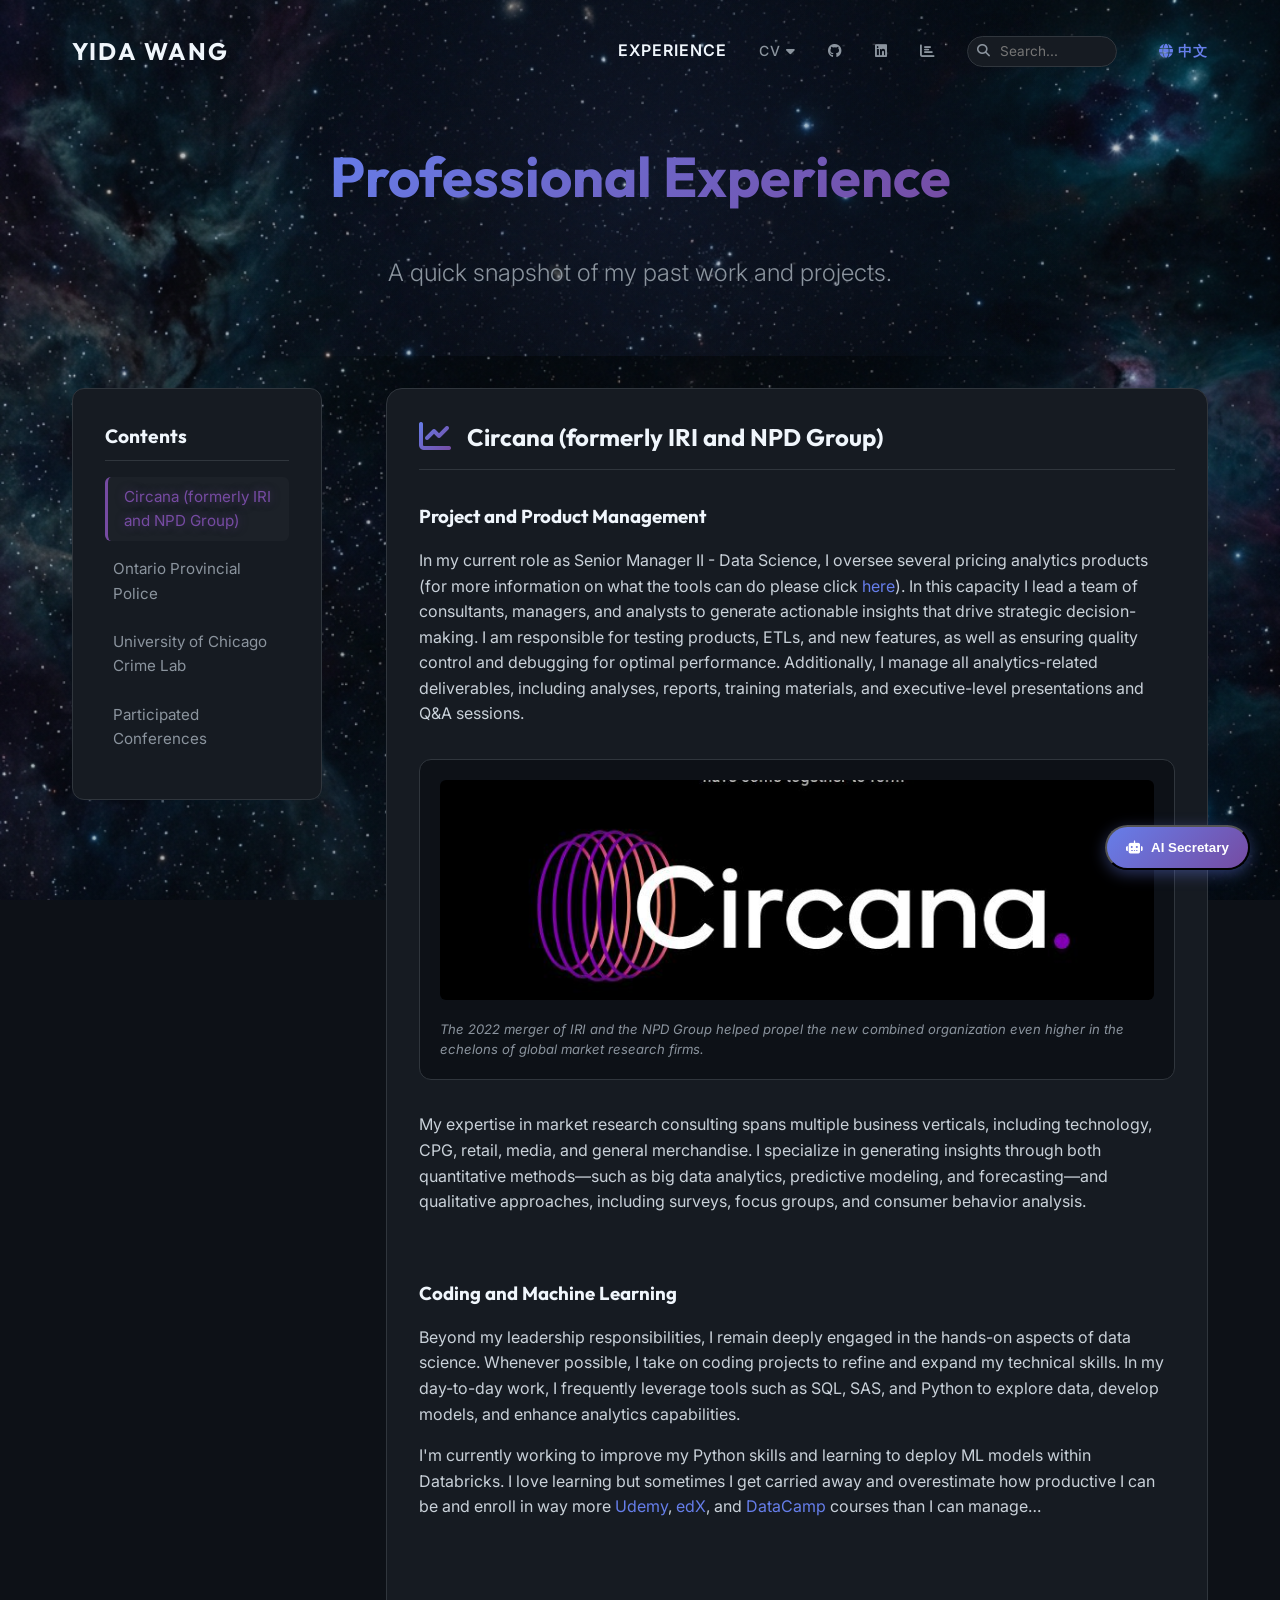
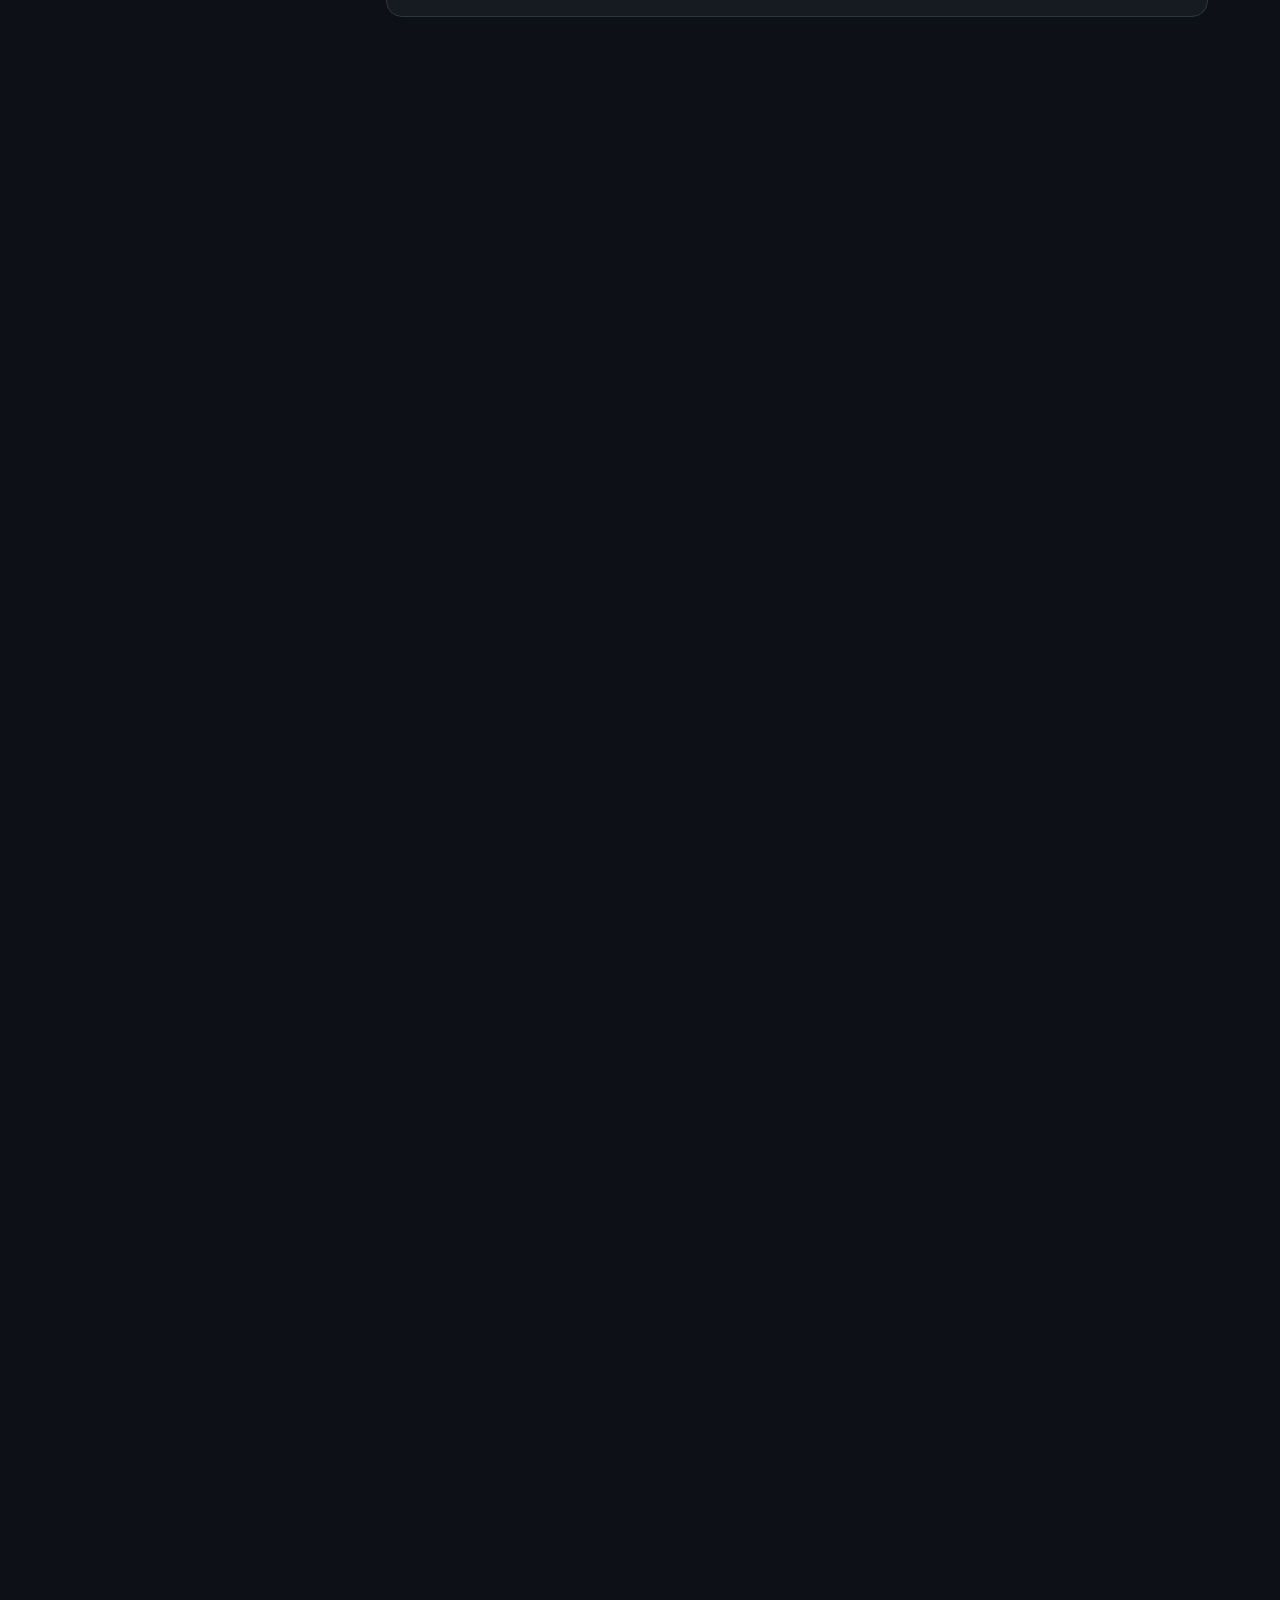
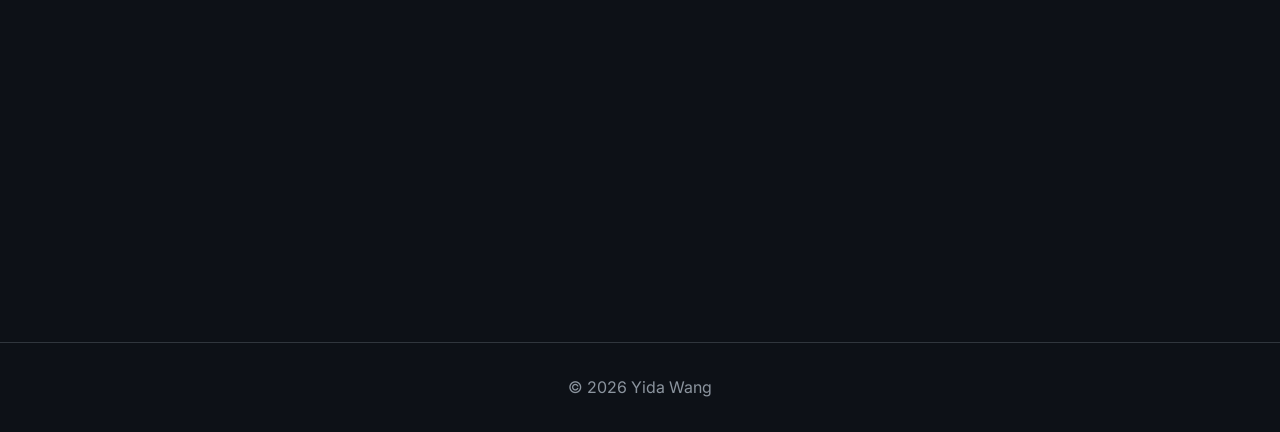
<file: Final_v1/experience.html>
<!DOCTYPE html>
<html lang="en">
<head>
    <meta charset="UTF-8">
    <meta name="viewport" content="width=device-width, initial-scale=1.0">
    <title>Experience | Yida Wang</title>
    
    <!-- Google tag (gtag.js) -->
    <script async src="https://www.googletagmanager.com/gtag/js?id=G-ZHW58FW84M"></script>
    <script>
      window.dataLayer = window.dataLayer || [];
      function gtag(){dataLayer.push(arguments);}
      gtag('js', new Date());

      gtag('config', 'G-ZHW58FW84M');
    </script>

    <link rel="icon" type="image/png" href="favicon.png">
    <link rel="stylesheet" href="style.css?v=14">
    <link rel="stylesheet" href="https://cdnjs.cloudflare.com/ajax/libs/font-awesome/6.4.0/css/all.min.css">
</head>
<body>

    <!-- Navigation -->
    <nav class="navbar" id="navbar">
        <div class="container nav-container">
            <a href="index.html" class="nav-brand">Yida Wang</a>
            <ul class="nav-links" id="nav-links">
                <li><a href="experience.html" class="nav-link nav-highlight">Experience</a></li>
                <li class="dropdown">
                    <a href="#" class="nav-link">CV <i class="fas fa-caret-down"></i></a>
                    <div class="dropdown-content">
                        <a href="https://public.tableau.com/app/profile/yida.wang24/viz/yida_resume/Resume" target="_blank" rel="noopener noreferrer">Interactive</a>
                        <a href="CV/website_resume.pdf" target="_blank" rel="noopener noreferrer">PDF</a>
                    </div>
                </li>
                <li><a href="https://github.com/yidaw123" target="_blank" rel="noopener noreferrer" class="nav-link" title="GitHub"><i class="fab fa-github"></i></a></li>
                <li><a href="https://www.linkedin.com/in/yidawang/" target="_blank" rel="noopener noreferrer" class="nav-link" title="LinkedIn"><i class="fab fa-linkedin"></i></a></li>
                <li><a href="https://public.tableau.com/app/profile/yida.wang24/vizzes" target="_blank" rel="noopener noreferrer" class="nav-link" title="Tableau Profile"><i class="fas fa-chart-bar"></i></a></li>
                <li class="search-nav-item">
                    <div class="search-container">
                        <input type="text" id="site-search" placeholder="Search..." class="search-input">
                        <i class="fas fa-search search-icon"></i>
                    </div>
                    <div id="search-results" class="search-results-dropdown"></div>
                </li>
                <li class="translate-nav-item" style="display: flex; align-items: center; margin-left: 10px;">
                    <a href="experience-zh.html" class="nav-link" style="color: var(--accent-color); font-weight: bold;"><i class="fas fa-globe"></i> 中文</a>
                </li>
            </ul>
            <button class="mobile-menu-btn" id="mobile-menu-btn" aria-label="Toggle navigation">
                <i class="fas fa-bars"></i>
            </button>
        </div>
    </nav>

    <!-- Page Header -->
    <header class="page-header container fade-in-up">
        <h1 class="page-title">Professional Experience</h1>
        <p class="hero-subtitle" style="margin-top: 1rem;">A quick snapshot of my past work and projects.</p>
    </header>

    <!-- Experience Layout -->
    <section class="container experience-layout" style="padding-top: 2rem;">
        
        <!-- Sidebar TOC -->
        <aside class="sidebar-toc fade-in-up" id="sidebar-toc" style="transition-delay: 0.2s;">
            <div class="toc-header">
                <h3 class="toc-title">Contents</h3>
                <button class="toc-close" id="toc-close"><i class="fas fa-times"></i></button>
            </div>
            <ul class="toc-links">
                <li><a href="#circana" class="toc-link">Circana (formerly IRI and NPD Group)</a></li>
                <li><a href="#opp" class="toc-link">Ontario Provincial Police</a></li>
                <li><a href="#uchicago" class="toc-link">University of Chicago Crime Lab</a></li>
                <li><a href="#conferences" class="toc-link">Participated Conferences</a></li>
            </ul>
        </aside>

        <!-- Content -->
        <div class="experience-content">
            
            <!-- Circana Section -->
            <section id="circana" class="card fade-in-up" style="transition-delay: 0.3s;">
                <div class="org-header">
                    <i class="fas fa-chart-line"></i>
                    <h2>Circana (formerly IRI and NPD Group)</h2>
                </div>
                
                <div class="role-section">
                    <h3 class="role-title">Project and Product Management</h3>
                    <div class="role-desc">
                        <p>In my current role as Senior Manager II - Data Science, I oversee several pricing analytics products (for more information on what the tools can do please click <a href="https://www.circana.com/solution-areas/analytics" target="_blank">here</a>). In this capacity I lead a team of consultants, managers, and analysts to generate actionable insights that drive strategic decision-making. I am responsible for testing products, ETLs, and new features, as well as ensuring quality control and debugging for optimal performance. Additionally, I manage all analytics-related deliverables, including analyses, reports, training materials, and executive-level presentations and Q&A sessions.</p>
                        <div class="img-gallery">
                            <figure>
                                <img src="images/Circana.jpg" alt="Circana merger">
                                <figcaption>The 2022 merger of IRI and the NPD Group helped propel the new combined organization even higher in the echelons of global market research firms.</figcaption>
                            </figure>
                        </div>
                        <p>My expertise in market research consulting spans multiple business verticals, including technology, CPG, retail, media, and general merchandise. I specialize in generating insights through both quantitative methods—such as big data analytics, predictive modeling, and forecasting—and qualitative approaches, including surveys, focus groups, and consumer behavior analysis.</p>
                    </div>
                </div>

                <div class="role-section">
                    <h3 class="role-title">Coding and Machine Learning</h3>
                    <div class="role-desc">
                        <p>Beyond my leadership responsibilities, I remain deeply engaged in the hands-on aspects of data science. Whenever possible, I take on coding projects to refine and expand my technical skills. In my day-to-day work, I frequently leverage tools such as SQL, SAS, and Python to explore data, develop models, and enhance analytics capabilities.</p>
                        <p>I'm currently working to improve my Python skills and learning to deploy ML models within Databricks. I love learning but sometimes I get carried away and overestimate how productive I can be and enroll in way more <a href="https://www.udemy.com/" target="_blank">Udemy</a>, <a href="https://www.edx.org/" target="_blank">edX</a>, and <a href="https://www.datacamp.com/" target="_blank">DataCamp</a> courses than I can manage…</p>
                    </div>
                </div>
            </section>

            <!-- OPP Section -->
            <section id="opp" class="card fade-in-up">
                <div class="org-header">
                    <i class="fas fa-shield-alt"></i>
                    <h2>Ontario Provincial Police</h2>
                </div>
                
                <div class="role-section">
                    <h3 class="role-title">Data Analysis</h3>
                    <div class="role-desc">
                        <p>During my tenure at the Ontario Provincial Police (Business Management Bureau), I primarily led the traffic portfolio, focusing on roadway fatalities, injuries, and collisions. In addition, I was actively involved in various data projects related to crime, personnel, and resource allocation.</p>
                        <p>While much of my work remains classified, many crime and justice-related reports contributed by our unit can be found through the Statistics Canada website: <a href="https://www150.statcan.gc.ca/n1/en/type/data?subject_levels=35" target="_blank">raw data</a> and as <a href="https://www150.statcan.gc.ca/n1/en/type/analysis?subject_levels=35" target="_blank">analyses</a>.</p>
                    </div>
                </div>

                <div class="role-section">
                    <h3 class="role-title">Business Operations</h3>
                    <div class="role-desc">
                        <p>To enhance efficiency in reporting, I led the automation of existing Excel reports into Power BI dashboards, developed standardized SOPs, and created training materials, including videos and documentation.</p>
                        <p>In addition, I managed the finance and personnel statistics model used to determine the cost of OPP contracts for smaller municipalities and townships, incorporating various factors and key variables.</p>
                        <p>I also oversaw 50% of the unit's procurement operations, collaborating with vendors (including SAS) to identify optimal product packages, draft business cases, and manage contracts.</p>
                    </div>
                </div>
            </section>

            <!-- UChicago Section -->
            <section id="uchicago" class="card fade-in-up">
                <div class="org-header">
                    <i class="fas fa-university"></i>
                    <h2>University of Chicago Crime Lab</h2>
                </div>
                
                <div class="role-section">
                    <h3 class="role-title">SDSC (Strategic Decision Support Center)</h3>
                    <div class="role-desc">
                        <p>During my time at the University of Chicago, I primarily worked on the SDSC Project — a collaborative smart policing initiative within the Chicago Police Department's Bureau of Operations. Initially, I conducted crime and resource analyses for three CPD districts, providing data-driven insights and strategic recommendations to District Commanders. I also contributed in various capacities across multiple districts citywide.</p>
                        <p>Subsequently, I served as the analyst for the Area South Deputy Chief while also taking on the role of ATC (Area Technology Center) Analyst for the Area South Detectives. The ATC, essentially the Bureau of Detectives' counterpart to SDSC, operated with vastly distinct tools, equipment, and procedures.</p>
                        <p>After my work in crime analytics, I transitioned to CPD Headquarters, where I contributed to projects focused on traffic, personnel management, and Consent Decree compliance.</p>
                        <div class="img-gallery">
                            <figure>
                                <img src="images/sdsc.jpg" alt="Briefing CPD staff">
                                <figcaption>Here I am (center), delivering a briefing to senior CPD staff.</figcaption>
                            </figure>
                        </div>
                        <ul>
                            <li>UChicago articles regarding the <a href="https://urbanlabs.uchicago.edu/attachments/c83b0a5180de9f7fec83d5ffdaa75fa6a9233a38/store/a307ce9c99429b8e276b2fa982ce2df90a44f1207258a7c1ca95914f1342/city+club+Jan+2018_FINAL.PDF" target="_blank">history</a> and background of the project: [<a href="https://urbanlabs.uchicago.edu/programs/strategic-decision-support-centers-sdscs" target="_blank">overview</a> | <a href="https://news.uchicago.edu/story/10-million-grant-will-support-crime-lab-collaboration-police-innovation" target="_blank">funding1</a> | <a href="https://urbanlabs.uchicago.edu/attachments/c294048f0ccedb2d0f7570c95a9dc27a7d751738/store/5dad037e6ec7c7da989307b597c68437c1a36780da701fba95abc4566d32/Mayor+Emanuel%2C+Ken+Griffin%2C+University+of+Chicago+Crime+Lab+Announce+%2410....pdf" target="_blank">funding2</a>].</li>
                            <li>Research paper drafted by several of my colleagues containing more specific information on the project: [<a href="https://www.nber.org/system/files/working_papers/w29851/w29851.pdf" target="_blank">research paper</a>]</li>
                            <li>Internal evaluation and independent third party evaluation conducted by the RAND Corporation pertaining to the effectiveness and results of the project: [<a href="https://www.niss.org/sites/default/files/4.SDSC_Ludwig_20190619.pdf" target="_blank">Crime Lab evaluation</a> | <a href="https://yidawang.ca/pdf/rand.pdf" target="_blank">RAND evaluation</a>]</li>
                            <li>SDSC was recognized by the Integrated Justice Information Systems (NJIS) Institute and received the 2021 Thomas J. O'Reilly Innovation Award at its 2021 National Symposium: [<a href="https://ijis.org/awards/thomas-j-oreilly-innovation-award/" target="_blank">past award winners</a>]</li>
                        </ul>
                    </div>
                </div>

                <div class="role-section">
                    <h3 class="role-title">City of Chicago: Violence Reduction Dashboard</h3>
                    <div class="role-desc">
                        <p>A critical component of my work with the City of Chicago Office of the Mayor was leading the South Side data efforts for the Regional Coordination Meeting. This initiative brought together a diverse coalition of agencies and organizations—including UChicago Crime Lab (where I served as a representative), UChicago Medicine, the Chicago Police Department, the Chicago Mayor's Office, the Chicago Department of Streets and Sanitation, the Chicago Park District, the Cook County State's Attorney's Office, Chicago CRED, and numerous other public agencies and nonprofits—to address violent crime and related issues.</p>
                        <p>As part of these bi-weekly meetings, another analyst and I manually compiled a crime statistics report, tracking fatal shootings, non-fatal shootings, and non-shooting homicides. Recognizing the need for a more efficient and accessible approach, we developed the VR Dashboard, the first-ever public data dashboard launched by the City of Chicago. After six months of development, the dashboard went live on the city's website, providing real-time crime analytics to stakeholders and the public.</p>
                        <p>In addition to co-developing the dashboard, I was responsible for producing monthly updates and troubleshooting newsletters, designing the cover page and base map, and leading training sessions and presentations for public agencies, outreach organizations, and other key stakeholders.</p>
                        <div class="img-gallery">
                            <figure>
                                <img src="images/vrdash.jpg" alt="VR Dashboard">
                                <figcaption>The Violence Reduction Dashboard — the first-ever public data dashboard launched by the City of Chicago.</figcaption>
                            </figure>
                            <figure>
                                <img src="images/vrdash2.jpg" alt="VR Dashboard screenshots">
                                <figcaption>A couple screenshots of the dashboard, made in Tableau and Tableau Prep.</figcaption>
                            </figure>
                        </div>
                        <p>As of May 27th, 2021, the VR Dashboard is officially open to the public:</p>
                        <ul>
                            <li>To access the website: [<a href="https://www.chicago.gov/city/en/sites/vrd/home.html" target="_blank">Dashboard</a>]</li>
                            <li>To access the data source: [<a href="https://data.cityofchicago.org/browse?tags=violence+reduction&sortBy=most_accessed&pageSize=20" target="_blank">Chicago Data Portal</a>]</li>
                            <li>For details directly from the Office of the Mayor: [<a href="https://www.chicago.gov/city/en/depts/mayor/press_room/press_releases/2021/may/ViolenceReductionDashboard.html" target="_blank">Mayor's Press Release</a> | <a href="https://webapps1.chicago.gov/vrdashboard/resources/pdf/VR-Dashboard_UseTermsAgreement.pdf" target="_blank">VR Dashboard Use of Terms Agreement</a>]</li>
                            <li>To see what the media is saying about this innovative tool: [<a href="https://chicago.cbslocal.com/2021/05/26/chicago-violence-reduction-dashboard/" target="_blank">CBS</a> | <a href="https://www.fox32chicago.com/video/937825" target="_blank">FOX</a> | <a href="https://www.msn.com/en-us/news/crime/city-launches-new-violence-reduction-dashboard-in-effort-to-improve-crime-data-reporting/ar-AAKpD29" target="_blank">MSN</a> | <a href="https://www.smartcitiesworld.net/news/news/chicago-launches-violence-reduction-dashboard-6464" target="_blank">Smart Cities World</a> | <a href="https://chicagodefender.com/the-city-of-chicago-and-the-university-of-chicagos-crime-lab-launch-the-citys-first-ever-violence-reduction-dashboard/" target="_blank">The Chicago Defender</a>]</li>
                        </ul>
                    </div>
                </div>

                <div class="role-section">
                    <h3 class="role-title">Chicago Police Dept. Consent Decree</h3>
                    <div class="role-desc">
                        <p>I had the opportunity to work on several projects under the Consent Decree, a federal mandate issued by the U.S. Department of Justice to reform law enforcement agencies. Prior to its implementation in Chicago in 2017, the Consent Decree had been enforced in multiple police departments across the country, including the LAPD, Seattle PD, and NOPD.</p>
                        <p>My work focused on key areas such as strengthening community-police relations, enhancing resource and patrol efficiency, and analyzing personnel data—particularly regarding absences and furlough trends—to support informed policy decisions.</p>
                        <ul>
                            <li>For background information on Chicago Police Consent Decree: [<a href="http://chicagopoliceconsentdecree.org/about/" target="_blank">Illinois Attorney General</a> | <a href="https://cpdmonitoringteam.com/" target="_blank">CPD Independent Monitor Team</a> | <a href="https://www.chicago.gov/city/en/sites/police-reform/home/consent-decree.html" target="_blank">City of Chicago</a>]</li>
                            <li>To view CPD's internal tracking of the consent decree progress: [<a href="https://home.chicagopolice.org/statistics-data/data-dashboards/consent-decree-compliance-dashboard/" target="_blank">Dashboard</a>]</li>
                        </ul>
                    </div>
                </div>
            </section>

            <!-- Conferences Section -->
            <section id="conferences" class="card fade-in-up">
                <div class="org-header">
                    <i class="fas fa-users"></i>
                    <h2>Participated Conferences</h2>
                </div>
                
                <div class="role-section">
                    <div class="role-desc">
                        <p>I have also attended a number of law enforcement and analytics conferences, including the Tableau Conference (2019), the International Association of Chiefs of Police Conference (2019), the Crimefighters Conference 2018, and the American Society of Criminology Annual Meeting (2015).</p>
                        <div class="img-gallery">
                            <figure>
                                <img src="images/tableaugroup.jpg" alt="Tableau group photo">
                                <figcaption>Posing with my lovely colleagues from UChicago and CPD.</figcaption>
                            </figure>
                            <figure>
                                <img src="images/tableauparty.jpg" alt="Tableau 2019 Data Night Out">
                                <figcaption>Me at the Tableau 2019 Data Night Out.</figcaption>
                            </figure>
                        </div>
                        <p style="margin-top: 1rem;">If you're interested in Tableau events and conferences please click here [<a href="https://www.tableau.com/community/events" target="_blank">Tableau Events</a>]</p>
                        <p>At the 2018 Crimefighters Conference, my team and I presented innovative data visualizations using Tableau dashboards and introduced new approaches to smart policing. Our presentation was delivered to an audience representing over 25 law enforcement agencies and a judging panel that included the former Chief of Technical Services for the Chicago Police Department and the former Deputy Chief of Detectives for the LAPD.</p>
                        <div class="img-gallery">
                            <figure>
                                <img src="images/present.jpg" alt="SDSC presentation">
                                <figcaption>A colleague presenting my analytical report to showcase the smart policing aspect of the SDSC.</figcaption>
                            </figure>
                        </div>
                    </div>
                </div>
            </section>

        </div>
    </section>

    <!-- Footer -->
    <footer>
        <div class="container footer-content">
            <p>&copy; <span id="year"></span> Yida Wang</p>
        </div>
    </footer>

    <!-- Mobile TOC Toggle -->
    <button class="mobile-toc-toggle" id="mobile-toc-toggle" title="Table of Contents">
        <i class="fas fa-list-ul"></i>
        <span class="toc-toggle-text">Contents</span>
    </button>

    <!-- TOC Overlay -->
    <div class="toc-overlay" id="toc-overlay"></div>

    <!-- Chatbot Widget -->
    <div class="chatbot-widget">
        <div class="chat-window" id="chat-window">
            <div class="chat-header">
                <div class="chat-title"><i class="fas fa-robot"></i> AI Secretary</div>
                <button class="chat-close" id="chat-close"><i class="fas fa-times"></i></button>
            </div>
            <div class="chat-messages" id="chat-messages">
                <div class="message bot-message">Hi! I'm Yida's AI Secretary. Ask me why Yida is the absolute perfect fit for your next big project!</div>
            </div>
            <div class="chat-input-area">
                <input type="text" id="chat-input" placeholder="Type a question..." autocomplete="off">
                <button id="chat-send"><i class="fas fa-paper-plane"></i></button>
            </div>
        </div>
        <button class="chatbot-btn" id="chatbot-toggle" title="Chat with AI Secretary">
            <i class="fas fa-robot"></i>
            <span class="chatbot-text">AI Secretary</span>
        </button>
    </div>

    <script src="script.js"></script>
</body>
</html>
</file>
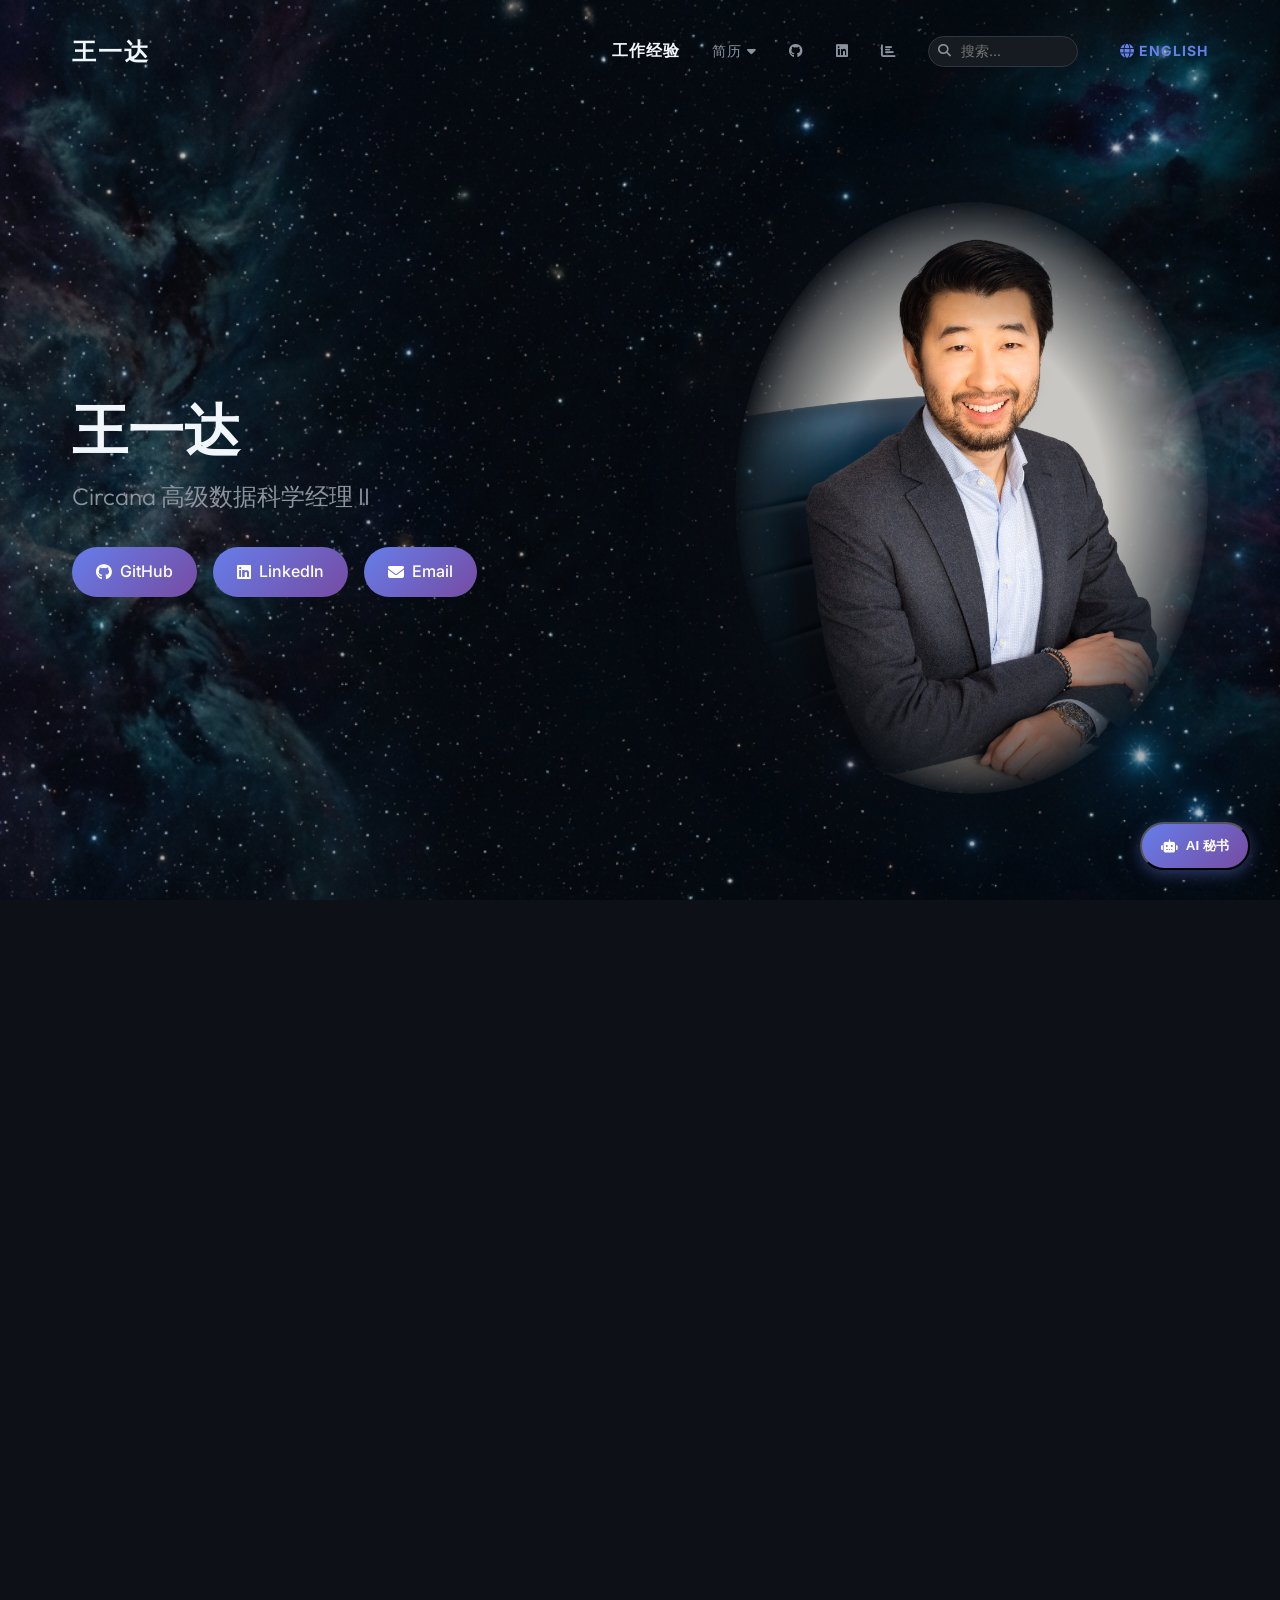
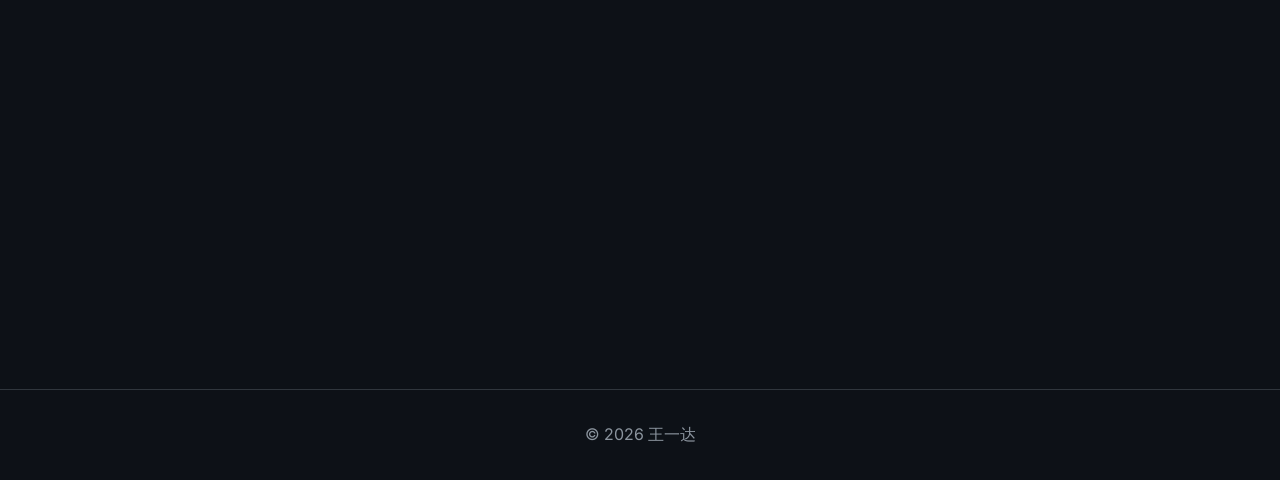
<file: Final_v1/index-zh.html>
<!DOCTYPE html>
<html lang="zh-CN">
<head>
    <meta charset="UTF-8">
    <meta name="viewport" content="width=device-width, initial-scale=1.0">
    <title>王一达 | 个人主页</title>
    
    <!-- Google tag (gtag.js) -->
    <script async src="https://www.googletagmanager.com/gtag/js?id=G-ZHW58FW84M"></script>
    <script>
      window.dataLayer = window.dataLayer || [];
      function gtag(){dataLayer.push(arguments);}
      gtag('js', new Date());

      gtag('config', 'G-ZHW58FW84M');
    </script>

    <link rel="icon" type="image/png" href="favicon.png">
    <link rel="stylesheet" href="style.css?v=14">
    <link rel="stylesheet" href="https://cdnjs.cloudflare.com/ajax/libs/font-awesome/6.4.0/css/all.min.css">
</head>
<body>

    <!-- Navigation -->
    <nav class="navbar" id="navbar">
        <div class="container nav-container">
            <a href="index-zh.html" class="nav-brand">王一达</a>
            <ul class="nav-links" id="nav-links">
                <li><a href="experience-zh.html" class="nav-link nav-highlight">工作经验</a></li>
                <li class="dropdown">
                    <a href="#" class="nav-link">简历 <i class="fas fa-caret-down"></i></a>
                    <div class="dropdown-content">
                        <a href="https://public.tableau.com/app/profile/yida.wang24/viz/yida_resume/Resume" target="_blank" rel="noopener noreferrer">交互式</a>
                        <a href="CV/website_resume.pdf" target="_blank" rel="noopener noreferrer">PDF</a>
                    </div>
                </li>
                <li><a href="https://github.com/yidaw123" target="_blank" rel="noopener noreferrer" class="nav-link" title="GitHub"><i class="fab fa-github"></i></a></li>
                <li><a href="https://www.linkedin.com/in/yidawang/" target="_blank" rel="noopener noreferrer" class="nav-link" title="LinkedIn"><i class="fab fa-linkedin"></i></a></li>
                <li><a href="https://public.tableau.com/app/profile/yida.wang24/vizzes" target="_blank" rel="noopener noreferrer" class="nav-link" title="Tableau Profile"><i class="fas fa-chart-bar"></i></a></li>
                <li class="search-nav-item">
                    <div class="search-container">
                        <input type="text" id="site-search" placeholder="搜索..." class="search-input">
                        <i class="fas fa-search search-icon"></i>
                    </div>
                    <div id="search-results" class="search-results-dropdown"></div>
                </li>
                <li class="translate-nav-item" style="display: flex; align-items: center; margin-left: 10px;">
                    <a href="index.html" class="nav-link" style="color: var(--accent-color); font-weight: bold;"><i class="fas fa-globe"></i> English</a>
                </li>
            </ul>
            <button class="mobile-menu-btn" id="mobile-menu-btn" aria-label="Toggle navigation">
                <i class="fas fa-bars"></i>
            </button>
        </div>
    </nav>

    <!-- Hero Section -->
    <section class="hero container">
        <div class="hero-content">
            <div class="hero-text fade-in-up">
                <h1 class="hero-title">王一达</h1>
                <h2 class="hero-subtitle">Circana 高级数据科学经理 II</h2>
                <div class="btn-group">
                    <a href="https://github.com/yidaw123" target="_blank" class="btn btn-primary"><i class="fab fa-github"></i> GitHub</a>
                    <a href="https://www.linkedin.com/in/yidawang/" target="_blank" class="btn btn-primary"><i class="fab fa-linkedin"></i> LinkedIn</a>
                    <a href="mailto:yidaw93@hotmail.com" class="btn btn-primary"><i class="fas fa-envelope"></i> Email</a>
                </div>
            </div>
            <div class="hero-image-container fade-in-up" style="transition-delay: 0.2s;">
                <div class="hero-image-wrapper">
                    <img src="images/profile_pic.jpg" alt="王一达" class="hero-image" onerror="this.src='https://ui-avatars.com/api/?name=Yida+Wang&size=512&background=0D1117&color=667EEA'">
                </div>
            </div>
        </div>
    </section>

    <!-- About Section -->
    <section class="container fade-in-up">
        <h2 class="section-title">欢迎来到我的网站！</h2>
        <div class="card about-text">
            <p>我目前是 <a href="https://www.circana.com/solution-areas/analytics" target="_blank">Circana</a>（前身为 IRI 和 NPD Group）的高级数据科学经理 II，Circana 是全球领先的市场研究咨询公司之一。我领导着一支高绩效的顾问、经理和分析师团队。我们共同利用预测、机器学习和高级分析技术，为全球客户提供可执行的洞察，推动战略决策。</p>
            
            <p>在转入私营部门之前，我曾在<a href="https://www.ontario.ca/page/ministry-solicitor-general" target="_blank">安大略省公共安全厅</a>的执法部门——<a href="https://www.opp.ca/" target="_blank">安大略省警察局</a>担任统计学家。在此之前，我是<a href="https://urbanlabs.uchicago.edu/" target="_blank">芝加哥大学犯罪与教育实验室</a>的项目经理兼嵌入式研究分析师，为芝加哥警察局、芝加哥市长办公室以及多个公共机构和社区组织提供咨询服务。我的工作重点是数据分析、政策分析和变革管理，以支持循证决策。</p>
            
            <p>我非常喜欢迎接新的挑战和体验，目前正在探索创业和初创企业的机会，尤其是在科技、B2C 和数据分析领域。如果您有兴趣合作，或者只是想进一步了解我的背景，欢迎随时在 LinkedIn 上给我发消息！</p>
        </div>
    </section>

    <!-- Expertise & Education Grid -->
    <section class="container" style="margin-top: 4rem;">
        <div class="grid-2">
            <!-- Expertise -->
            <div class="fade-in-up">
                <h2 class="section-title" style="text-align: left;">专业领域</h2>
                <ul class="expertise-list">
                    <li><i class="fas fa-chart-pie"></i> 数据分析、管理与可视化</li>
                    <li><i class="fas fa-lightbulb"></i> 商业智能与分析</li>
                    <li><i class="fas fa-search"></i> 定量与定性研究</li>
                    <li><i class="fas fa-briefcase"></i> 业务运营与咨询</li>
                    <li><i class="fas fa-tasks"></i> 产品与项目管理</li>
                </ul>
            </div>

            <!-- Education -->
            <div class="fade-in-up" style="transition-delay: 0.2s;">
                <h2 class="section-title" style="text-align: left;">教育背景</h2>
                
                <div class="education-item">
                    <div class="education-title">犯罪学理学硕士（政策方向），2016</div>
                    <div class="education-meta">
                        <i class="fas fa-graduation-cap" style="color: var(--accent-color); margin-right: 0.5rem;"></i>
                        <a href="https://crim.sas.upenn.edu/" target="_blank">宾夕法尼亚大学</a>，费城
                    </div>
                </div>

                <div class="education-item">
                    <div class="education-title">犯罪学与社会学文学学士（荣誉），2015</div>
                    <div class="education-meta">
                        <i class="fas fa-graduation-cap" style="color: var(--accent-color); margin-right: 0.5rem;"></i>
                        <a href="https://www.crimsl.utoronto.ca/" target="_blank">多伦多大学圣乔治校区</a>，多伦多
                    </div>
                </div>
            </div>
        </div>
    </section>

    <!-- Footer -->
    <footer>
        <div class="container footer-content">
            <p>&copy; <span id="year"></span> 王一达</p>
        </div>
    </footer>

    <!-- Chatbot Widget -->
    <div class="chatbot-widget">
        <div class="chat-window" id="chat-window">
            <div class="chat-header">
                <div class="chat-title"><i class="fas fa-robot"></i> AI 秘书</div>
                <button class="chat-close" id="chat-close"><i class="fas fa-times"></i></button>
            </div>
            <div class="chat-messages" id="chat-messages">
                <div class="message bot-message">你好！我是王一达的 AI 秘书。问问我为什么一达是您下一个大项目的完美人选吧！</div>
            </div>
            <div class="chat-input-area">
                <input type="text" id="chat-input" placeholder="输入问题..." autocomplete="off">
                <button id="chat-send"><i class="fas fa-paper-plane"></i></button>
            </div>
        </div>
        <button class="chatbot-btn" id="chatbot-toggle" title="与 AI 秘书对话">
            <i class="fas fa-robot"></i>
            <span class="chatbot-text">AI 秘书</span>
        </button>
    </div>

    <script src="script-zh.js"></script>
</body>
</html>
</file>
<file: style.css>
/* yidawang-site/style.css */
@import url('https://fonts.googleapis.com/css2?family=Inter:wght@300;400;500;600&family=Outfit:wght@300;400;600;700&display=swap');

:root {
    /* Colors - Dark Theme */
    --bg-base: #0d1117;
    --bg-card: #161b22;
    --bg-card-hover: #1c2128;
    --border-color: #30363d;
    --text-primary: #c9d1d9;
    --text-secondary: #8b949e;
    --text-heading: #f0f6fc;

    /* Accents */
    --accent-gradient: linear-gradient(135deg, #667eea 0%, #764ba2 100%);
    --accent-color: #667eea;

    /* Spacing */
    --spacing-xs: 0.5rem;
    --spacing-sm: 1rem;
    --spacing-md: 2rem;
    --spacing-lg: 4rem;
    --spacing-xl: 6rem;

    /* Shadows & Effects */
    --shadow-sm: 0 4px 6px rgba(0, 0, 0, 0.3);
    --shadow-md: 0 10px 15px rgba(0, 0, 0, 0.4);
    --glass-bg: rgba(22, 27, 34, 0.7);
    --glass-blur: blur(10px);
}

* {
    margin: 0;
    padding: 0;
    box-sizing: border-box;
}

body {
    font-family: 'Inter', sans-serif;
    background-color: var(--bg-base);
    background-image: linear-gradient(rgba(13, 17, 23, 0.25), rgba(13, 17, 23, 0.25)), url('images/background_galaxy.png');
    background-size: cover;
    background-position: center;
    background-attachment: fixed;
    color: var(--text-primary);
    line-height: 1.6;
    overflow-x: hidden;
    cursor: default;
}

h1,
h2,
h3,
h4,
h5,
h6 {
    font-family: 'Outfit', sans-serif;
    color: var(--text-heading);
    margin-bottom: var(--spacing-sm);
}

a {
    color: var(--accent-color);
    text-decoration: none;
    transition: all 0.3s ease;
}

a:hover {
    color: #764ba2;
}

/* Base Layout */
.container {
    max-width: 1200px;
    margin: 0 auto;
    padding: 0 var(--spacing-md);
}

/* Navigation */
.navbar {
    position: fixed;
    top: 0;
    left: 0;
    right: 0;
    z-index: 1000;
    background: transparent;
    transition: all 0.3s ease;
    padding: var(--spacing-md) 0;
}

.navbar.scrolled {
    background: var(--glass-bg);
    backdrop-filter: var(--glass-blur);
    border-bottom: 1px solid var(--border-color);
    padding: var(--spacing-sm) 0;
}

.nav-container {
    display: flex;
    justify-content: space-between;
    align-items: center;
}

.nav-brand {
    font-family: 'Outfit', sans-serif;
    font-size: 1.5rem;
    font-weight: 700;
    color: var(--text-heading);
    text-transform: uppercase;
    letter-spacing: 2px;
}

.nav-links {
    display: flex;
    align-items: center;
    gap: var(--spacing-md);
    list-style: none;
}

.nav-link {
    color: var(--text-secondary);
    font-weight: 500;
    text-transform: uppercase;
    font-size: 0.875rem;
    letter-spacing: 1px;
}

.nav-link:hover,
.nav-link.active {
    color: var(--accent-color);
    text-shadow: 0 0 12px rgba(102, 126, 234, 0.6);
}

.nav-link.nav-highlight {
    font-size: 1rem; /* Slightly larger */
    font-weight: 600; /* Bolder */
    color: var(--text-heading);
}

.nav-link.nav-highlight:hover,
a.nav-link.nav-highlight:hover {
    color: #764ba2 !important;
    text-shadow: 0 0 12px rgba(118, 75, 162, 0.6) !important;
}

/* Mobile Menu Button */
.mobile-menu-btn {
    display: none;
    background: none;
    border: none;
    color: var(--text-heading);
    font-size: 1.5rem;
    cursor: pointer;
    padding: 0.5rem;
}

/* Search Bar */
.search-nav-item {
    position: relative;
}

.search-container {
    position: relative;
    display: flex;
    align-items: center;
}

.search-input {
    background: var(--bg-card);
    border: 1px solid var(--border-color);
    color: var(--text-primary);
    padding: 0.4rem 1rem 0.4rem 2rem;
    border-radius: 20px;
    font-family: 'Inter', sans-serif;
    font-size: 0.85rem;
    width: 150px;
    transition: all 0.3s ease;
}

.search-input:focus {
    outline: none;
    border-color: var(--accent-color);
    width: 200px;
    box-shadow: 0 0 8px rgba(102, 126, 234, 0.4);
}

.search-icon {
    position: absolute;
    left: 10px;
    color: var(--text-secondary);
    font-size: 0.8rem;
    pointer-events: none;
}

.search-results-dropdown {
    display: none;
    position: absolute;
    top: 100%;
    right: 0;
    width: 250px;
    margin-top: 0.5rem;
    background-color: var(--bg-card);
    border: 1px solid var(--border-color);
    border-radius: 8px;
    box-shadow: var(--shadow-md);
    max-height: 300px;
    overflow-y: auto;
    z-index: 1000;
}

.search-results-dropdown.active {
    display: block;
}

.search-result-item {
    padding: 10px 15px;
    border-bottom: 1px solid var(--border-color);
    display: block;
    color: var(--text-primary);
    text-decoration: none;
    transition: background 0.2s;
}

.search-result-item:last-child {
    border-bottom: none;
}

.search-result-item:hover {
    background-color: var(--bg-card-hover);
    color: var(--accent-color);
}

.search-result-title {
    font-weight: 600;
    font-size: 0.9rem;
    margin-bottom: 0.2rem;
}

.search-result-snippet {
    font-size: 0.75rem;
    color: var(--text-secondary);
}

/* Dropdown */
.dropdown {
    position: relative;
}

.dropdown-content {
    display: none;
    position: absolute;
    top: 100%;
    right: 0;
    background-color: var(--bg-card);
    min-width: 160px;
    box-shadow: var(--shadow-md);
    border: 1px solid var(--border-color);
    border-radius: 8px;
    overflow: hidden;
}

.dropdown:hover .dropdown-content,
.dropdown.active .dropdown-content {
    display: block;
}

.dropdown-content a {
    color: var(--text-secondary);
    padding: 12px 16px;
    display: block;
    font-size: 0.875rem;
}

.dropdown-content a:hover {
    background-color: var(--bg-card-hover);
    color: var(--accent-color);
    text-shadow: 0 0 8px rgba(102, 126, 234, 0.4);
}

/* Hero Section */
.hero {
    min-height: 100vh;
    display: flex;
    align-items: center;
    padding-top: var(--spacing-xl);
    position: relative;
    overflow: hidden;
}

.hero-content {
    display: grid;
    grid-template-columns: 1.2fr 1fr;
    gap: var(--spacing-xl);
    align-items: center;
}

.hero-image-container {
    position: relative;
    width: 100%;
    display: flex;
    justify-content: flex-end;
    align-items: center;
    isolation: isolate;
}

/* This is the solid shield that blocks stars - perfectly locked to the portrait size */
.hero-image-container::before {
    content: '';
    position: absolute;
    right: 5%; 
    width: 90%;
    max-width: 580px; /* Larger than the image to block all stars in the fade zone */
    height: 90%;
    background: var(--bg-base);
    border-radius: 50%;
    z-index: 1;
    filter: blur(60px); /* Solid enough to block stars, soft enough to blend */
}

.hero-image-wrapper {
    position: relative;
    border-radius: 50%;
    z-index: 2;
    padding: 0;
    display: flex;
    align-items: center;
    justify-content: center;
    width: 100%;
    max-width: 500px;
}

.hero-image {
    width: 100%;
    height: auto;
    display: block;
    position: relative;
    z-index: 2;
    border-radius: 50%;
    -webkit-mask-image: radial-gradient(ellipse at center, rgba(0,0,0,1) 40%, rgba(0,0,0,0.4) 62%, rgba(0,0,0,0) 72%);
    mask-image: radial-gradient(ellipse at center, rgba(0,0,0,1) 40%, rgba(0,0,0,0.4) 62%, rgba(0,0,0,0) 72%);
}

@keyframes pulse {
    0% {
        opacity: 0.5;
        transform: scale(0.95);
    }

    100% {
        opacity: 0.8;
        transform: scale(1.05);
    }
}

.hero-title {
    font-size: 3.5rem;
    line-height: 1.1;
    margin-bottom: var(--spacing-sm);
}

.hero-subtitle {
    font-size: 1.5rem;
    color: var(--text-secondary);
    margin-bottom: var(--spacing-md);
    font-weight: 300;
}

.btn-group {
    display: flex;
    gap: var(--spacing-sm);
    flex-wrap: wrap;
}

.btn {
    display: inline-flex;
    align-items: center;
    gap: 0.5rem;
    padding: 0.75rem 1.5rem;
    border-radius: 30px;
    font-weight: 500;
    transition: all 0.3s ease;
    border: 1px solid var(--border-color);
    background: var(--bg-card);
    color: var(--text-primary);
}

.btn:hover {
    transform: translateY(-2px);
    background: var(--bg-card-hover);
    border-color: var(--text-secondary);
    box-shadow: var(--shadow-sm);
    color: var(--text-heading);
}

.btn-primary {
    background: var(--accent-gradient);
    color: white;
    border: none;
}

.btn-primary:hover {
    background: linear-gradient(135deg, #764ba2 0%, #667eea 100%);
    color: white;
}

/* Sections */
section {
    padding: var(--spacing-xl) 0;
}

.section-title {
    font-size: 2.5rem;
    margin-bottom: var(--spacing-lg);
    text-align: center;
}

/* Cards */
.card {
    background: var(--bg-card);
    border: 1px solid var(--border-color);
    border-radius: 16px;
    padding: var(--spacing-md);
    margin-bottom: var(--spacing-md);
    transition: transform 0.3s ease, box-shadow 0.3s ease;
}

.card:hover {
    transform: translateY(-5px);
    box-shadow: 0 10px 25px rgba(102, 126, 234, 0.15), 0 0 20px rgba(118, 75, 162, 0.2);
    border-color: var(--accent-color);
}

/* About Section */
.about-text p {
    margin-bottom: var(--spacing-sm);
    font-size: 1.1rem;
}

.about-text p:last-child {
    margin-bottom: 0;
}

/* Grid Layouts */
.grid-2 {
    display: grid;
    grid-template-columns: 1fr 1fr;
    gap: var(--spacing-lg);
}

/* Lists */
.expertise-list,
.education-list {
    list-style: none;
}

.expertise-list li {
    padding: 1rem;
    background: var(--bg-card);
    border: 1px solid var(--border-color);
    border-radius: 8px;
    margin-bottom: var(--spacing-sm);
    display: flex;
    align-items: center;
    gap: 1rem;
    transition: all 0.3s ease;
}

.expertise-list li:hover {
    border-color: var(--accent-color);
    background: var(--bg-card-hover);
}

.expertise-list li i {
    color: var(--accent-color);
    font-size: 1.2rem;
}

.education-item {
    padding: 1.5rem;
    background: var(--bg-card);
    border: 1px solid var(--border-color);
    border-radius: 8px;
    margin-bottom: var(--spacing-sm);
    transition: all 0.3s ease;
}

.education-item:hover {
    border-color: var(--accent-color);
    background: var(--bg-card-hover);
}

.education-title {
    font-weight: 600;
    color: var(--text-heading);
    margin-bottom: 0.5rem;
}

.education-meta {
    color: var(--text-secondary);
    font-size: 0.9rem;
}

/* Experience Page Specifics */
.page-header {
    padding-top: calc(100px + var(--spacing-md));
    padding-bottom: var(--spacing-md);
    text-align: center;
    background: radial-gradient(circle at center, rgba(102, 126, 234, 0.1) 0%, rgba(13, 17, 23, 0) 70%);
}

.page-title {
    font-size: 3.5rem;
    background: var(--accent-gradient);
    -webkit-background-clip: text;
    -webkit-text-fill-color: transparent;
    display: inline-block;
}

.experience-layout {
    display: grid;
    grid-template-columns: 250px 1fr;
    gap: var(--spacing-lg);
    position: relative;
    align-items: start;
}

.sidebar-toc {
    position: sticky;
    top: 100px;
    background: var(--bg-card);
    border: 1px solid var(--border-color);
    border-radius: 12px;
    padding: var(--spacing-md);
    transition: all 0.3s ease;
}

.sidebar-toc:hover {
    border-color: var(--accent-color);
    box-shadow: 0 0 15px rgba(102, 126, 234, 0.15);
}

.toc-header {
    display: flex;
    justify-content: space-between;
    align-items: center;
    margin-bottom: var(--spacing-sm);
    padding-bottom: var(--spacing-xs);
    border-bottom: 1px solid var(--border-color);
}

.toc-title {
    font-size: 1.2rem;
    margin-bottom: 0;
}

.toc-close {
    display: none;
    background: none;
    border: none;
    color: var(--text-secondary);
    font-size: 1.2rem;
    cursor: pointer;
    padding: 5px;
    transition: color 0.2s;
}

.toc-close:hover {
    color: var(--text-heading);
}

.mobile-toc-toggle {
    display: none;
    position: fixed;
    bottom: 30px;
    left: 30px;
    z-index: 1000;
    background: var(--accent-gradient);
    color: white;
    padding: 0.8rem 1.2rem;
    border-radius: 30px;
    border: none;
    box-shadow: 0 4px 15px rgba(102, 126, 234, 0.4);
    cursor: pointer;
    font-size: 1rem;
    align-items: center;
    justify-content: center;
    gap: 0.5rem;
    transition: transform 0.3s ease, box-shadow 0.3s ease;
}

.toc-toggle-text {
    font-weight: 600;
}

.mobile-toc-toggle:hover {
    transform: scale(1.05);
    box-shadow: 0 6px 20px rgba(102, 126, 234, 0.6);
}

.toc-overlay {
    display: none;
    position: fixed;
    top: 0;
    left: 0;
    width: 100%;
    height: 100%;
    background: rgba(0, 0, 0, 0.5);
    backdrop-filter: blur(4px);
    z-index: 1050;
    opacity: 0;
    transition: opacity 0.3s ease;
}

.toc-overlay.active {
    display: block;
    opacity: 1;
}

.toc-links {
    list-style: none;
}

.toc-links li {
    margin-bottom: 0.5rem;
}

.toc-link {
    color: var(--text-secondary);
    font-size: 0.95rem;
    display: block;
    padding: 0.5rem;
    border-radius: 6px;
    transition: all 0.2s ease;
}

.toc-link:hover,
.toc-link.active {
    background: var(--bg-card-hover);
    color: #764ba2;
    text-shadow: 0 0 10px rgba(118, 75, 162, 0.5);
    padding-left: 1rem;
    border-left: 3px solid #764ba2;
}

.experience-content section {
    margin-bottom: var(--spacing-xl);
    scroll-margin-top: 100px;
    /* For anchor links */
}

.org-header {
    display: flex;
    align-items: center;
    gap: var(--spacing-sm);
    margin-bottom: var(--spacing-md);
    padding-bottom: var(--spacing-sm);
    border-bottom: 1px solid var(--border-color);
}

.org-header h2 {
    margin-bottom: 0;
    line-height: 1.2;
}

.org-header i {
    font-size: 2rem;
    background: var(--accent-gradient);
    -webkit-background-clip: text;
    -webkit-text-fill-color: transparent;
    display: flex;
    align-items: center;
    transform: translateY(-1px); /* Slight nudge to match visual baseline */
}

.role-section {
    margin-bottom: var(--spacing-lg);
}

.role-title {
    color: var(--text-heading);
    margin-bottom: var(--spacing-sm);
}

.role-desc p {
    margin-bottom: 1rem;
    color: var(--text-primary);
}

.role-desc ul {
    margin-left: var(--spacing-md);
    margin-bottom: 1rem;
    color: var(--text-primary);
}

.role-desc li {
    margin-bottom: 0.5rem;
}

/* Image Gallery */
.img-gallery {
    display: flex;
    flex-wrap: wrap;
    gap: 1.5rem;
    margin-top: 2rem;
    margin-bottom: 2rem;
}

.img-gallery figure {
    flex: 1 1 280px;
    margin: 0;
    padding: 1.25rem; /* Balanced internal padding */
    border-radius: 12px;
    border: 1px solid var(--border-color);
    background: var(--bg-base);
    display: flex;
    flex-direction: column;
}

.img-gallery figure img {
    width: 100%;
    height: 220px;
    object-fit: cover;
    display: block;
    border-radius: 6px; /* Soften image corners inside card */
    transition: transform 0.4s ease;
}

.img-gallery figure:hover img {
    transform: scale(1.02);
}

.img-gallery figcaption {
    padding: 0;
    margin-top: 1.25rem;
    font-size: 0.82rem;
    color: var(--text-secondary);
    font-style: italic;
    line-height: 1.5;
}

/* Chatbot Widget */
.chatbot-widget {
    position: fixed;
    bottom: 30px;
    right: 30px;
    z-index: 1000;
}

.chatbot-btn {
    display: flex;
    align-items: center;
    gap: 0.5rem;
    background: var(--accent-gradient);
    color: white;
    padding: 0.8rem 1.2rem;
    border-radius: 30px;
    box-shadow: 0 4px 15px rgba(102, 126, 234, 0.4);
    font-weight: 600;
    transition: transform 0.3s ease, box-shadow 0.3s ease;
}

.chatbot-btn:hover {
    transform: translateY(-3px) scale(1.05);
    box-shadow: 0 6px 20px rgba(102, 126, 234, 0.6);
    color: white;
}

/* Chat Window */
.chat-window {
    display: none;
    position: absolute;
    bottom: 60px;
    right: 0;
    width: 320px;
    height: 450px;
    background: var(--bg-card);
    border: 1px solid var(--border-color);
    border-radius: 16px;
    box-shadow: var(--shadow-md);
    flex-direction: column;
    overflow: hidden;
    transform-origin: bottom right;
    animation: chatPop 0.3s cubic-bezier(0.175, 0.885, 0.32, 1.275);
}

.chat-window.active {
    display: flex;
}

@keyframes chatPop {
    0% {
        transform: scale(0.5);
        opacity: 0;
    }

    100% {
        transform: scale(1);
        opacity: 1;
    }
}

.chat-header {
    background: var(--accent-gradient);
    color: white;
    padding: 15px;
    display: flex;
    justify-content: space-between;
    align-items: center;
}

.chat-title {
    font-weight: 600;
    font-size: 1rem;
    display: flex;
    align-items: center;
    gap: 8px;
}

.chat-close {
    background: none;
    border: none;
    color: white;
    font-size: 1.2rem;
    cursor: pointer;
    opacity: 0.8;
    transition: opacity 0.2s;
}

.chat-close:hover {
    opacity: 1;
}

.chat-messages {
    flex: 1;
    padding: 15px;
    overflow-y: auto;
    display: flex;
    flex-direction: column;
    gap: 10px;
    background: var(--bg-base);
}

.message {
    max-width: 85%;
    padding: 10px 14px;
    border-radius: 12px;
    font-size: 0.9rem;
    line-height: 1.4;
    word-wrap: break-word;
}

.bot-message {
    align-self: flex-start;
    background: var(--bg-card);
    border: 1px solid var(--border-color);
    color: var(--text-primary);
    border-bottom-left-radius: 4px;
}

.user-message {
    align-self: flex-end;
    background: var(--accent-color);
    color: white;
    border-bottom-right-radius: 4px;
}

.chat-input-area {
    padding: 15px;
    border-top: 1px solid var(--border-color);
    display: flex;
    gap: 10px;
    background: var(--bg-card);
}

#chat-input {
    flex: 1;
    background: var(--bg-base);
    border: 1px solid var(--border-color);
    color: var(--text-primary);
    padding: 10px 15px;
    border-radius: 20px;
    font-family: 'Inter', sans-serif;
    font-size: 0.9rem;
}

#chat-input:focus {
    outline: none;
    border-color: var(--accent-color);
}

#chat-send {
    background: var(--accent-gradient);
    color: white;
    border: none;
    width: 40px;
    height: 40px;
    border-radius: 50%;
    cursor: pointer;
    display: flex;
    justify-content: center;
    align-items: center;
    transition: transform 0.2s;
}

#chat-send:hover {
    transform: scale(1.1);
}

.typing-indicator {
    display: inline-flex;
    align-items: center;
    gap: 4px;
    padding: 4px 8px;
}

.typing-dot {
    width: 6px;
    height: 6px;
    background: var(--text-secondary);
    border-radius: 50%;
    animation: typing 1.4s infinite;
}

.typing-dot:nth-child(2) {
    animation-delay: 0.2s;
}

.typing-dot:nth-child(3) {
    animation-delay: 0.4s;
}

@keyframes typing {

    0%,
    100% {
        transform: translateY(0);
    }

    50% {
        transform: translateY(-4px);
    }
}

/* Footer */
footer {
    border-top: 1px solid var(--border-color);
    padding: var(--spacing-md) 0;
    text-align: center;
    color: var(--text-secondary);
    margin-top: var(--spacing-xl);
}

.footer-content {
    display: flex;
    flex-direction: column;
    align-items: center;
    gap: var(--spacing-sm);
}

/* Animations */
.fade-in-up {
    opacity: 0;
    transform: translateY(30px);
    transition: opacity 0.8s ease, transform 0.8s ease;
}

.fade-in-up.visible {
    opacity: 1;
    transform: translateY(0);
}

/* Responsive */
@media (max-width: 992px) {
    .hero-content {
        grid-template-columns: 1fr;
        text-align: center;
    }

    .hero-image-container {
        margin-bottom: var(--spacing-md);
    }

    .btn-group {
        justify-content: center;
    }

    .grid-2 {
        grid-template-columns: 1fr;
    }

    .experience-layout {
        grid-template-columns: 1fr;
    }

    .sidebar-toc {
        display: block;
        position: fixed;
        top: 0;
        left: -300px;
        width: 280px;
        height: 100vh;
        z-index: 1100;
        background: var(--bg-card);
        border-right: 1px solid var(--border-color);
        border-radius: 0;
        padding: var(--spacing-md);
        transition: left 0.3s cubic-bezier(0.4, 0, 0.2, 1);
        overflow-y: auto;
    }

    .sidebar-toc.active {
        left: 0;
    }

    .toc-close {
        display: block;
    }

    .mobile-toc-toggle {
        display: flex;
    }
}

@media (max-width: 768px) {
    .nav-container {
        padding-top: 0.5rem;
        padding-bottom: 0.5rem;
    }

    .mobile-menu-btn {
        display: block;
    }

    .nav-links {
        position: absolute;
        top: 100%;
        left: 0;
        right: 0;
        background: var(--bg-card);
        flex-direction: column;
        padding: 1rem;
        gap: 1.5rem;
        border-bottom: 1px solid var(--border-color);
        box-shadow: var(--shadow-md);
        display: none;
        align-items: flex-start;
    }

    .nav-links.active {
        display: flex;
    }

    .dropdown-content {
        position: static;
        display: none;
        box-shadow: none;
        border: none;
        padding-left: 1rem;
        margin-top: 0.5rem;
    }

    .dropdown.active .dropdown-content {
        display: block;
    }

    .search-input {
        width: 100%;
    }

    .search-input:focus {
        width: 100%;
    }

    .search-results-dropdown {
        width: 100%;
        right: auto;
        left: 0;
    }

    .hero-title {
        font-size: 2.5rem;
    }

    .section-title {
        font-size: 2rem;
    }
}
</file>
<file: Final_v1/style.css>
/* yidawang-site/style.css */
@import url('https://fonts.googleapis.com/css2?family=Inter:wght@300;400;500;600&family=Outfit:wght@300;400;600;700&display=swap');

:root {
    /* Colors - Dark Theme */
    --bg-base: #0d1117;
    --bg-card: #161b22;
    --bg-card-hover: #1c2128;
    --border-color: #30363d;
    --text-primary: #c9d1d9;
    --text-secondary: #8b949e;
    --text-heading: #f0f6fc;

    /* Accents */
    --accent-gradient: linear-gradient(135deg, #667eea 0%, #764ba2 100%);
    --accent-color: #667eea;

    /* Spacing */
    --spacing-xs: 0.5rem;
    --spacing-sm: 1rem;
    --spacing-md: 2rem;
    --spacing-lg: 4rem;
    --spacing-xl: 6rem;

    /* Shadows & Effects */
    --shadow-sm: 0 4px 6px rgba(0, 0, 0, 0.3);
    --shadow-md: 0 10px 15px rgba(0, 0, 0, 0.4);
    --glass-bg: rgba(22, 27, 34, 0.7);
    --glass-blur: blur(10px);
}

* {
    margin: 0;
    padding: 0;
    box-sizing: border-box;
}

body {
    font-family: 'Inter', sans-serif;
    background-color: var(--bg-base);
    background-image: linear-gradient(rgba(13, 17, 23, 0.25), rgba(13, 17, 23, 0.25)), url('images/background_galaxy.png');
    background-size: cover;
    background-position: center;
    background-attachment: fixed;
    color: var(--text-primary);
    line-height: 1.6;
    overflow-x: hidden;
    cursor: default;
}

h1,
h2,
h3,
h4,
h5,
h6 {
    font-family: 'Outfit', sans-serif;
    color: var(--text-heading);
    margin-bottom: var(--spacing-sm);
}

a {
    color: var(--accent-color);
    text-decoration: none;
    transition: all 0.3s ease;
}

a:hover {
    color: #764ba2;
}

/* Base Layout */
.container {
    max-width: 1200px;
    margin: 0 auto;
    padding: 0 var(--spacing-md);
}

/* Navigation */
.navbar {
    position: fixed;
    top: 0;
    left: 0;
    right: 0;
    z-index: 1000;
    background: transparent;
    transition: all 0.3s ease;
    padding: var(--spacing-md) 0;
}

.navbar.scrolled {
    background: var(--glass-bg);
    backdrop-filter: var(--glass-blur);
    border-bottom: 1px solid var(--border-color);
    padding: var(--spacing-sm) 0;
}

.nav-container {
    display: flex;
    justify-content: space-between;
    align-items: center;
}

.nav-brand {
    font-family: 'Outfit', sans-serif;
    font-size: 1.5rem;
    font-weight: 700;
    color: var(--text-heading);
    text-transform: uppercase;
    letter-spacing: 2px;
}

.nav-links {
    display: flex;
    align-items: center;
    gap: var(--spacing-md);
    list-style: none;
}

.nav-link {
    color: var(--text-secondary);
    font-weight: 500;
    text-transform: uppercase;
    font-size: 0.875rem;
    letter-spacing: 1px;
}

.nav-link:hover,
.nav-link.active {
    color: var(--accent-color);
    text-shadow: 0 0 12px rgba(102, 126, 234, 0.6);
}

.nav-link.nav-highlight {
    font-size: 1rem; /* Slightly larger */
    font-weight: 600; /* Bolder */
    color: var(--text-heading);
}

.nav-link.nav-highlight:hover,
a.nav-link.nav-highlight:hover {
    color: #764ba2 !important;
    text-shadow: 0 0 12px rgba(118, 75, 162, 0.6) !important;
}

/* Mobile Menu Button */
.mobile-menu-btn {
    display: none;
    background: none;
    border: none;
    color: var(--text-heading);
    font-size: 1.5rem;
    cursor: pointer;
    padding: 0.5rem;
}

/* Search Bar */
.search-nav-item {
    position: relative;
}

.search-container {
    position: relative;
    display: flex;
    align-items: center;
}

.search-input {
    background: var(--bg-card);
    border: 1px solid var(--border-color);
    color: var(--text-primary);
    padding: 0.4rem 1rem 0.4rem 2rem;
    border-radius: 20px;
    font-family: 'Inter', sans-serif;
    font-size: 0.85rem;
    width: 150px;
    transition: all 0.3s ease;
}

.search-input:focus {
    outline: none;
    border-color: var(--accent-color);
    width: 200px;
    box-shadow: 0 0 8px rgba(102, 126, 234, 0.4);
}

.search-icon {
    position: absolute;
    left: 10px;
    color: var(--text-secondary);
    font-size: 0.8rem;
    pointer-events: none;
}

.search-results-dropdown {
    display: none;
    position: absolute;
    top: 100%;
    right: 0;
    width: 250px;
    margin-top: 0.5rem;
    background-color: var(--bg-card);
    border: 1px solid var(--border-color);
    border-radius: 8px;
    box-shadow: var(--shadow-md);
    max-height: 300px;
    overflow-y: auto;
    z-index: 1000;
}

.search-results-dropdown.active {
    display: block;
}

.search-result-item {
    padding: 10px 15px;
    border-bottom: 1px solid var(--border-color);
    display: block;
    color: var(--text-primary);
    text-decoration: none;
    transition: background 0.2s;
}

.search-result-item:last-child {
    border-bottom: none;
}

.search-result-item:hover {
    background-color: var(--bg-card-hover);
    color: var(--accent-color);
}

.search-result-title {
    font-weight: 600;
    font-size: 0.9rem;
    margin-bottom: 0.2rem;
}

.search-result-snippet {
    font-size: 0.75rem;
    color: var(--text-secondary);
}

/* Dropdown */
.dropdown {
    position: relative;
}

.dropdown-content {
    display: none;
    position: absolute;
    top: 100%;
    right: 0;
    background-color: var(--bg-card);
    min-width: 160px;
    box-shadow: var(--shadow-md);
    border: 1px solid var(--border-color);
    border-radius: 8px;
    overflow: hidden;
}

.dropdown:hover .dropdown-content,
.dropdown.active .dropdown-content {
    display: block;
}

.dropdown-content a {
    color: var(--text-secondary);
    padding: 12px 16px;
    display: block;
    font-size: 0.875rem;
}

.dropdown-content a:hover {
    background-color: var(--bg-card-hover);
    color: var(--accent-color);
    text-shadow: 0 0 8px rgba(102, 126, 234, 0.4);
}

/* Hero Section */
.hero {
    min-height: 100vh;
    display: flex;
    align-items: center;
    padding-top: var(--spacing-xl);
    position: relative;
    overflow: hidden;
}

.hero-content {
    display: grid;
    grid-template-columns: 1.2fr 1fr;
    gap: var(--spacing-xl);
    align-items: center;
}

.hero-image-container {
    position: relative;
    width: 100%;
    display: flex;
    justify-content: flex-end;
    align-items: center;
    isolation: isolate;
}

/* This is the solid shield that blocks stars - perfectly locked to the portrait size */
.hero-image-container::before {
    content: '';
    position: absolute;
    right: 5%; 
    width: 90%;
    max-width: 580px; /* Larger than the image to block all stars in the fade zone */
    height: 90%;
    background: var(--bg-base);
    border-radius: 50%;
    z-index: 1;
    filter: blur(60px); /* Solid enough to block stars, soft enough to blend */
}

.hero-image-wrapper {
    position: relative;
    border-radius: 50%;
    z-index: 2;
    padding: 0;
    display: flex;
    align-items: center;
    justify-content: center;
    width: 100%;
    max-width: 500px;
}

.hero-image {
    width: 100%;
    height: auto;
    display: block;
    position: relative;
    z-index: 2;
    border-radius: 50%;
    -webkit-mask-image: radial-gradient(ellipse at center, rgba(0,0,0,1) 40%, rgba(0,0,0,0.4) 62%, rgba(0,0,0,0) 72%);
    mask-image: radial-gradient(ellipse at center, rgba(0,0,0,1) 40%, rgba(0,0,0,0.4) 62%, rgba(0,0,0,0) 72%);
}

@keyframes pulse {
    0% {
        opacity: 0.5;
        transform: scale(0.95);
    }

    100% {
        opacity: 0.8;
        transform: scale(1.05);
    }
}

.hero-title {
    font-size: 3.5rem;
    line-height: 1.1;
    margin-bottom: var(--spacing-sm);
}

.hero-subtitle {
    font-size: 1.5rem;
    color: var(--text-secondary);
    margin-bottom: var(--spacing-md);
    font-weight: 300;
}

.btn-group {
    display: flex;
    gap: var(--spacing-sm);
    flex-wrap: wrap;
}

.btn {
    display: inline-flex;
    align-items: center;
    gap: 0.5rem;
    padding: 0.75rem 1.5rem;
    border-radius: 30px;
    font-weight: 500;
    transition: all 0.3s ease;
    border: 1px solid var(--border-color);
    background: var(--bg-card);
    color: var(--text-primary);
}

.btn:hover {
    transform: translateY(-2px);
    background: var(--bg-card-hover);
    border-color: var(--text-secondary);
    box-shadow: var(--shadow-sm);
    color: var(--text-heading);
}

.btn-primary {
    background: var(--accent-gradient);
    color: white;
    border: none;
}

.btn-primary:hover {
    background: linear-gradient(135deg, #764ba2 0%, #667eea 100%);
    color: white;
}

/* Sections */
section {
    padding: var(--spacing-xl) 0;
}

.section-title {
    font-size: 2.5rem;
    margin-bottom: var(--spacing-lg);
    text-align: center;
}

/* Cards */
.card {
    background: var(--bg-card);
    border: 1px solid var(--border-color);
    border-radius: 16px;
    padding: var(--spacing-md);
    margin-bottom: var(--spacing-md);
    transition: transform 0.3s ease, box-shadow 0.3s ease;
}

.card:hover {
    transform: translateY(-5px);
    box-shadow: 0 10px 25px rgba(102, 126, 234, 0.15), 0 0 20px rgba(118, 75, 162, 0.2);
    border-color: var(--accent-color);
}

/* About Section */
.about-text p {
    margin-bottom: var(--spacing-sm);
    font-size: 1.1rem;
}

.about-text p:last-child {
    margin-bottom: 0;
}

/* Grid Layouts */
.grid-2 {
    display: grid;
    grid-template-columns: 1fr 1fr;
    gap: var(--spacing-lg);
}

/* Lists */
.expertise-list,
.education-list {
    list-style: none;
}

.expertise-list li {
    padding: 1rem;
    background: var(--bg-card);
    border: 1px solid var(--border-color);
    border-radius: 8px;
    margin-bottom: var(--spacing-sm);
    display: flex;
    align-items: center;
    gap: 1rem;
    transition: all 0.3s ease;
}

.expertise-list li:hover {
    border-color: var(--accent-color);
    background: var(--bg-card-hover);
}

.expertise-list li i {
    color: var(--accent-color);
    font-size: 1.2rem;
}

.education-item {
    padding: 1.5rem;
    background: var(--bg-card);
    border: 1px solid var(--border-color);
    border-radius: 8px;
    margin-bottom: var(--spacing-sm);
    transition: all 0.3s ease;
}

.education-item:hover {
    border-color: var(--accent-color);
    background: var(--bg-card-hover);
}

.education-title {
    font-weight: 600;
    color: var(--text-heading);
    margin-bottom: 0.5rem;
}

.education-meta {
    color: var(--text-secondary);
    font-size: 0.9rem;
}

/* Experience Page Specifics */
.page-header {
    padding-top: calc(100px + var(--spacing-md));
    padding-bottom: var(--spacing-md);
    text-align: center;
    background: radial-gradient(circle at center, rgba(102, 126, 234, 0.1) 0%, rgba(13, 17, 23, 0) 70%);
}

.page-title {
    font-size: 3.5rem;
    background: var(--accent-gradient);
    -webkit-background-clip: text;
    -webkit-text-fill-color: transparent;
    display: inline-block;
}

.experience-layout {
    display: grid;
    grid-template-columns: 250px 1fr;
    gap: var(--spacing-lg);
    position: relative;
    align-items: start;
}

.sidebar-toc {
    position: sticky;
    top: 100px;
    background: var(--bg-card);
    border: 1px solid var(--border-color);
    border-radius: 12px;
    padding: var(--spacing-md);
    transition: all 0.3s ease;
}

.sidebar-toc:hover {
    border-color: var(--accent-color);
    box-shadow: 0 0 15px rgba(102, 126, 234, 0.15);
}

.toc-header {
    display: flex;
    justify-content: space-between;
    align-items: center;
    margin-bottom: var(--spacing-sm);
    padding-bottom: var(--spacing-xs);
    border-bottom: 1px solid var(--border-color);
}

.toc-title {
    font-size: 1.2rem;
    margin-bottom: 0;
}

.toc-close {
    display: none;
    background: none;
    border: none;
    color: var(--text-secondary);
    font-size: 1.2rem;
    cursor: pointer;
    padding: 5px;
    transition: color 0.2s;
}

.toc-close:hover {
    color: var(--text-heading);
}

.mobile-toc-toggle {
    display: none;
    position: fixed;
    bottom: 30px;
    left: 30px;
    z-index: 1000;
    background: var(--accent-gradient);
    color: white;
    padding: 0.8rem 1.2rem;
    border-radius: 30px;
    border: none;
    box-shadow: 0 4px 15px rgba(102, 126, 234, 0.4);
    cursor: pointer;
    font-size: 1rem;
    align-items: center;
    justify-content: center;
    gap: 0.5rem;
    transition: transform 0.3s ease, box-shadow 0.3s ease;
}

.toc-toggle-text {
    font-weight: 600;
}

.mobile-toc-toggle:hover {
    transform: scale(1.05);
    box-shadow: 0 6px 20px rgba(102, 126, 234, 0.6);
}

.toc-overlay {
    display: none;
    position: fixed;
    top: 0;
    left: 0;
    width: 100%;
    height: 100%;
    background: rgba(0, 0, 0, 0.5);
    backdrop-filter: blur(4px);
    z-index: 1050;
    opacity: 0;
    transition: opacity 0.3s ease;
}

.toc-overlay.active {
    display: block;
    opacity: 1;
}

.toc-links {
    list-style: none;
}

.toc-links li {
    margin-bottom: 0.5rem;
}

.toc-link {
    color: var(--text-secondary);
    font-size: 0.95rem;
    display: block;
    padding: 0.5rem;
    border-radius: 6px;
    transition: all 0.2s ease;
}

.toc-link:hover,
.toc-link.active {
    background: var(--bg-card-hover);
    color: #764ba2;
    text-shadow: 0 0 10px rgba(118, 75, 162, 0.5);
    padding-left: 1rem;
    border-left: 3px solid #764ba2;
}

.experience-content section {
    margin-bottom: var(--spacing-xl);
    scroll-margin-top: 100px;
    /* For anchor links */
}

.org-header {
    display: flex;
    align-items: center;
    gap: var(--spacing-sm);
    margin-bottom: var(--spacing-md);
    padding-bottom: var(--spacing-sm);
    border-bottom: 1px solid var(--border-color);
}

.org-header h2 {
    margin-bottom: 0;
    line-height: 1.2;
}

.org-header i {
    font-size: 2rem;
    background: var(--accent-gradient);
    -webkit-background-clip: text;
    -webkit-text-fill-color: transparent;
    display: flex;
    align-items: center;
    transform: translateY(-1px); /* Slight nudge to match visual baseline */
}

.role-section {
    margin-bottom: var(--spacing-lg);
}

.role-title {
    color: var(--text-heading);
    margin-bottom: var(--spacing-sm);
}

.role-desc p {
    margin-bottom: 1rem;
    color: var(--text-primary);
}

.role-desc ul {
    margin-left: var(--spacing-md);
    margin-bottom: 1rem;
    color: var(--text-primary);
}

.role-desc li {
    margin-bottom: 0.5rem;
}

/* Image Gallery */
.img-gallery {
    display: flex;
    flex-wrap: wrap;
    gap: 1.5rem;
    margin-top: 2rem;
    margin-bottom: 2rem;
}

.img-gallery figure {
    flex: 1 1 280px;
    margin: 0;
    padding: 1.25rem; /* Balanced internal padding */
    border-radius: 12px;
    border: 1px solid var(--border-color);
    background: var(--bg-base);
    display: flex;
    flex-direction: column;
}

.img-gallery figure img {
    width: 100%;
    height: 220px;
    object-fit: cover;
    display: block;
    border-radius: 6px; /* Soften image corners inside card */
    transition: transform 0.4s ease;
}

.img-gallery figure:hover img {
    transform: scale(1.02);
}

.img-gallery figcaption {
    padding: 0;
    margin-top: 1.25rem;
    font-size: 0.82rem;
    color: var(--text-secondary);
    font-style: italic;
    line-height: 1.5;
}

/* Chatbot Widget */
.chatbot-widget {
    position: fixed;
    bottom: 30px;
    right: 30px;
    z-index: 1000;
}

.chatbot-btn {
    display: flex;
    align-items: center;
    gap: 0.5rem;
    background: var(--accent-gradient);
    color: white;
    padding: 0.8rem 1.2rem;
    border-radius: 30px;
    box-shadow: 0 4px 15px rgba(102, 126, 234, 0.4);
    font-weight: 600;
    transition: transform 0.3s ease, box-shadow 0.3s ease;
}

.chatbot-btn:hover {
    transform: translateY(-3px) scale(1.05);
    box-shadow: 0 6px 20px rgba(102, 126, 234, 0.6);
    color: white;
}

/* Chat Window */
.chat-window {
    display: none;
    position: absolute;
    bottom: 60px;
    right: 0;
    width: 320px;
    height: 450px;
    background: var(--bg-card);
    border: 1px solid var(--border-color);
    border-radius: 16px;
    box-shadow: var(--shadow-md);
    flex-direction: column;
    overflow: hidden;
    transform-origin: bottom right;
    animation: chatPop 0.3s cubic-bezier(0.175, 0.885, 0.32, 1.275);
}

.chat-window.active {
    display: flex;
}

@keyframes chatPop {
    0% {
        transform: scale(0.5);
        opacity: 0;
    }

    100% {
        transform: scale(1);
        opacity: 1;
    }
}

.chat-header {
    background: var(--accent-gradient);
    color: white;
    padding: 15px;
    display: flex;
    justify-content: space-between;
    align-items: center;
}

.chat-title {
    font-weight: 600;
    font-size: 1rem;
    display: flex;
    align-items: center;
    gap: 8px;
}

.chat-close {
    background: none;
    border: none;
    color: white;
    font-size: 1.2rem;
    cursor: pointer;
    opacity: 0.8;
    transition: opacity 0.2s;
}

.chat-close:hover {
    opacity: 1;
}

.chat-messages {
    flex: 1;
    padding: 15px;
    overflow-y: auto;
    display: flex;
    flex-direction: column;
    gap: 10px;
    background: var(--bg-base);
}

.message {
    max-width: 85%;
    padding: 10px 14px;
    border-radius: 12px;
    font-size: 0.9rem;
    line-height: 1.4;
    word-wrap: break-word;
}

.bot-message {
    align-self: flex-start;
    background: var(--bg-card);
    border: 1px solid var(--border-color);
    color: var(--text-primary);
    border-bottom-left-radius: 4px;
}

.user-message {
    align-self: flex-end;
    background: var(--accent-color);
    color: white;
    border-bottom-right-radius: 4px;
}

.chat-input-area {
    padding: 15px;
    border-top: 1px solid var(--border-color);
    display: flex;
    gap: 10px;
    background: var(--bg-card);
}

#chat-input {
    flex: 1;
    background: var(--bg-base);
    border: 1px solid var(--border-color);
    color: var(--text-primary);
    padding: 10px 15px;
    border-radius: 20px;
    font-family: 'Inter', sans-serif;
    font-size: 0.9rem;
}

#chat-input:focus {
    outline: none;
    border-color: var(--accent-color);
}

#chat-send {
    background: var(--accent-gradient);
    color: white;
    border: none;
    width: 40px;
    height: 40px;
    border-radius: 50%;
    cursor: pointer;
    display: flex;
    justify-content: center;
    align-items: center;
    transition: transform 0.2s;
}

#chat-send:hover {
    transform: scale(1.1);
}

.typing-indicator {
    display: inline-flex;
    align-items: center;
    gap: 4px;
    padding: 4px 8px;
}

.typing-dot {
    width: 6px;
    height: 6px;
    background: var(--text-secondary);
    border-radius: 50%;
    animation: typing 1.4s infinite;
}

.typing-dot:nth-child(2) {
    animation-delay: 0.2s;
}

.typing-dot:nth-child(3) {
    animation-delay: 0.4s;
}

@keyframes typing {

    0%,
    100% {
        transform: translateY(0);
    }

    50% {
        transform: translateY(-4px);
    }
}

/* Footer */
footer {
    border-top: 1px solid var(--border-color);
    padding: var(--spacing-md) 0;
    text-align: center;
    color: var(--text-secondary);
    margin-top: var(--spacing-xl);
}

.footer-content {
    display: flex;
    flex-direction: column;
    align-items: center;
    gap: var(--spacing-sm);
}

/* Animations */
.fade-in-up {
    opacity: 0;
    transform: translateY(30px);
    transition: opacity 0.8s ease, transform 0.8s ease;
}

.fade-in-up.visible {
    opacity: 1;
    transform: translateY(0);
}

/* Responsive */
@media (max-width: 992px) {
    .hero-content {
        grid-template-columns: 1fr;
        text-align: center;
    }

    .hero-image-container {
        margin-bottom: var(--spacing-md);
    }

    .btn-group {
        justify-content: center;
    }

    .grid-2 {
        grid-template-columns: 1fr;
    }

    .experience-layout {
        grid-template-columns: 1fr;
    }

    .sidebar-toc {
        display: block;
        position: fixed;
        top: 0;
        left: -300px;
        width: 280px;
        height: 100vh;
        z-index: 1100;
        background: var(--bg-card);
        border-right: 1px solid var(--border-color);
        border-radius: 0;
        padding: var(--spacing-md);
        transition: left 0.3s cubic-bezier(0.4, 0, 0.2, 1);
        overflow-y: auto;
    }

    .sidebar-toc.active {
        left: 0;
    }

    .toc-close {
        display: block;
    }

    .mobile-toc-toggle {
        display: flex;
    }
}

@media (max-width: 768px) {
    .nav-container {
        padding-top: 0.5rem;
        padding-bottom: 0.5rem;
    }

    .mobile-menu-btn {
        display: block;
    }

    .nav-links {
        position: absolute;
        top: 100%;
        left: 0;
        right: 0;
        background: var(--bg-card);
        flex-direction: column;
        padding: 1rem;
        gap: 1.5rem;
        border-bottom: 1px solid var(--border-color);
        box-shadow: var(--shadow-md);
        display: none;
        align-items: flex-start;
    }

    .nav-links.active {
        display: flex;
    }

    .dropdown-content {
        position: static;
        display: none;
        box-shadow: none;
        border: none;
        padding-left: 1rem;
        margin-top: 0.5rem;
    }

    .dropdown.active .dropdown-content {
        display: block;
    }

    .search-input {
        width: 100%;
    }

    .search-input:focus {
        width: 100%;
    }

    .search-results-dropdown {
        width: 100%;
        right: auto;
        left: 0;
    }

    .hero-title {
        font-size: 2.5rem;
    }

    .section-title {
        font-size: 2rem;
    }
}
</file>
